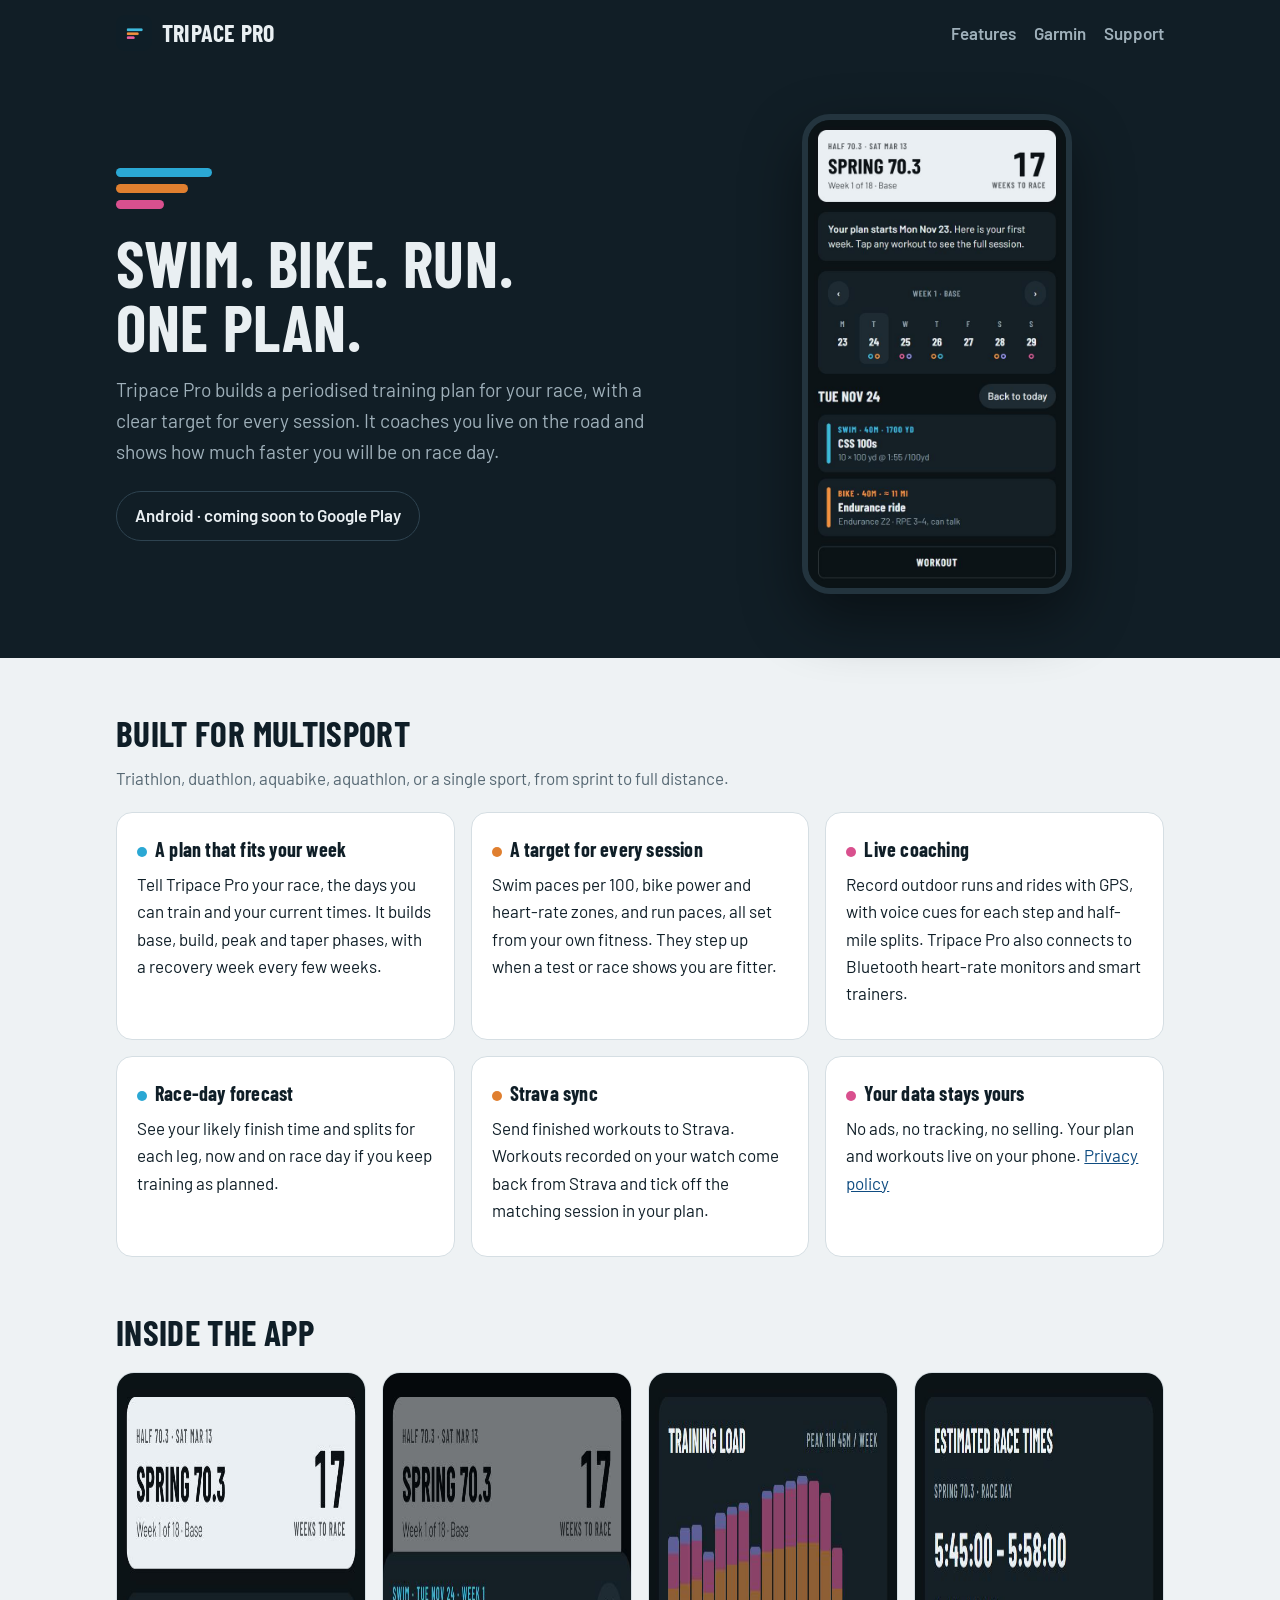
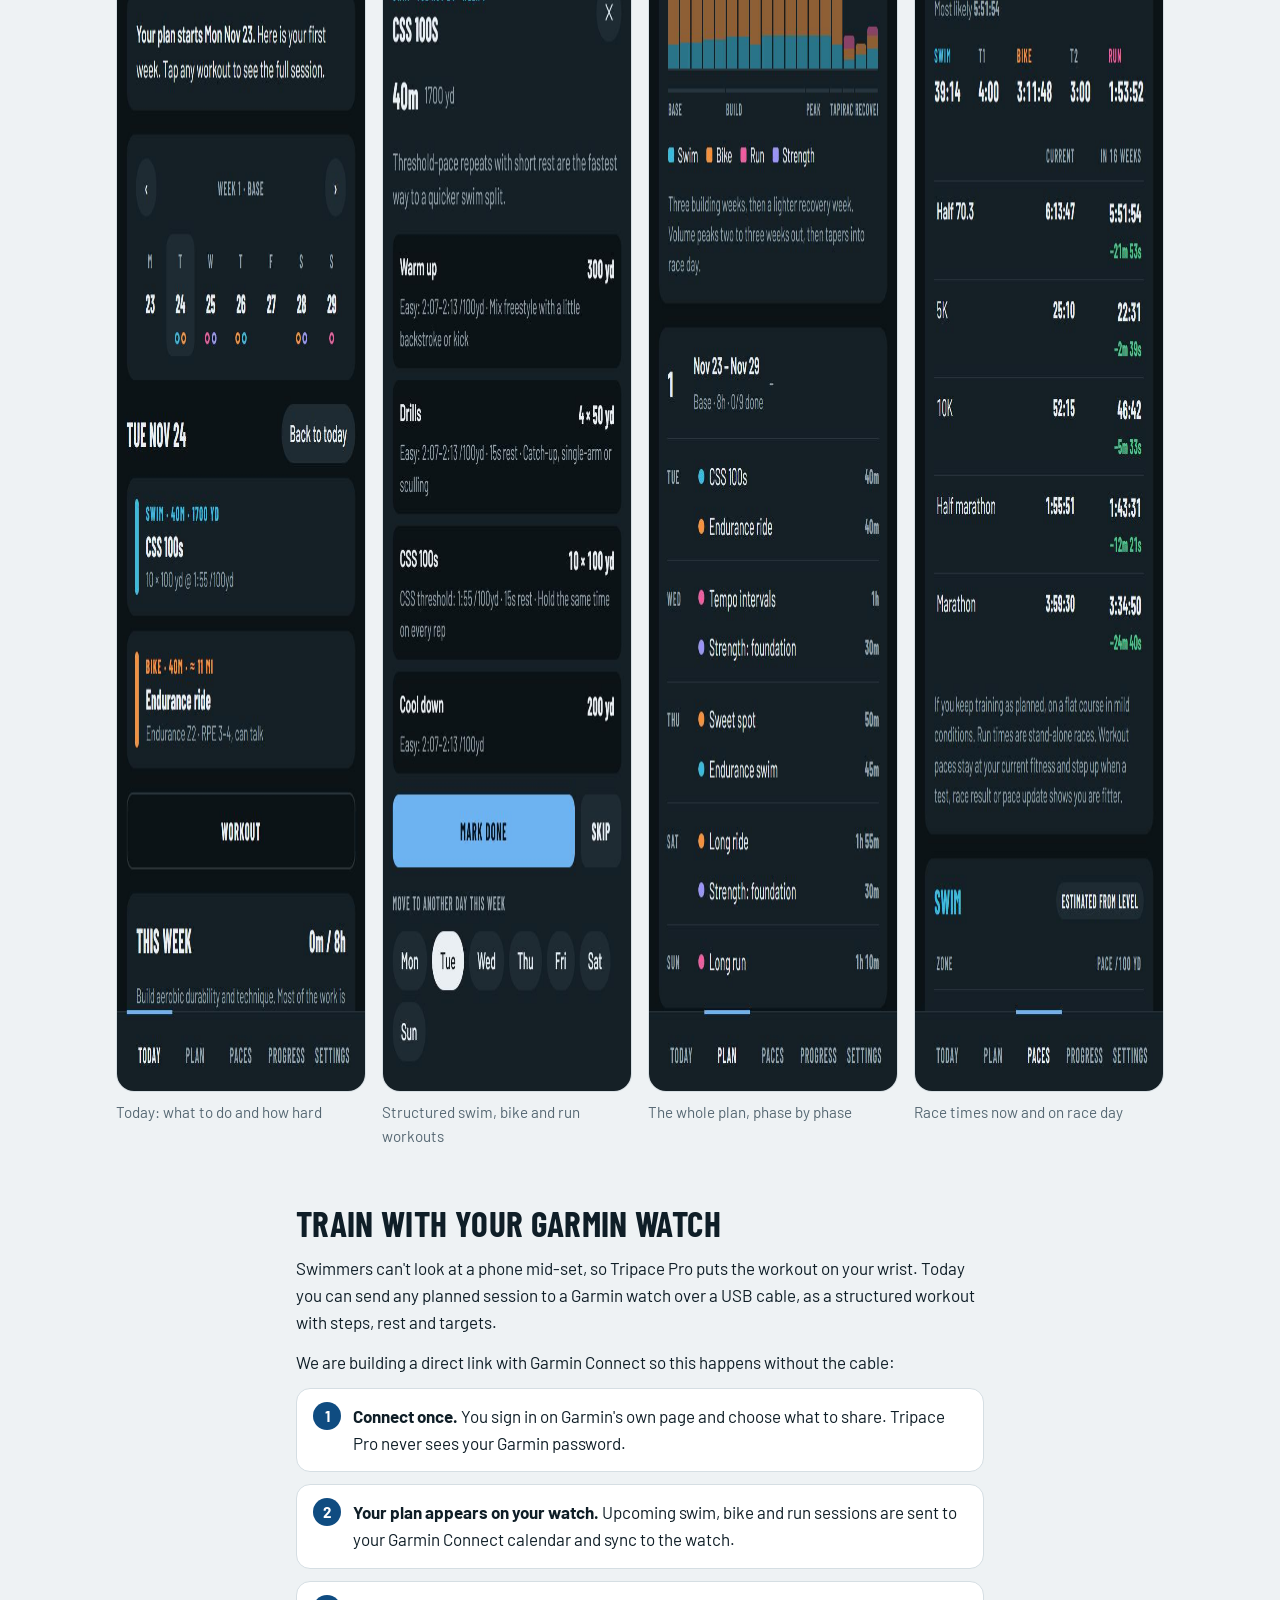
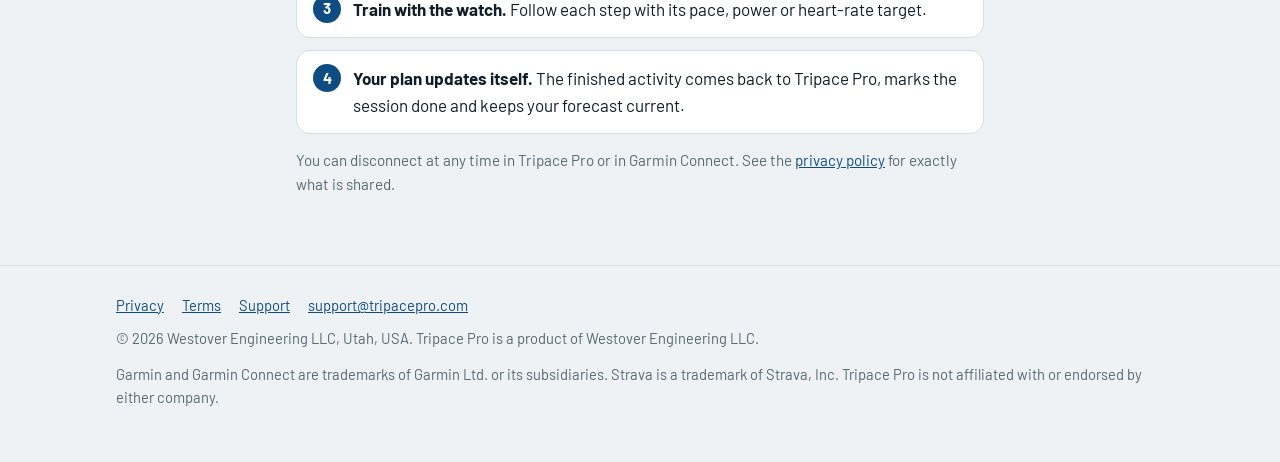
<file: index.html>
<!doctype html>
<html lang="en"><head>
<meta charset="utf-8"><meta name="viewport" content="width=device-width,initial-scale=1">
<title>Tripace Pro | Triathlon training plans</title>
<meta name="description" content="Tripace Pro builds a periodised swim, bike and run plan for your race, with a target for every session, live GPS coaching, race forecasts and sync with Strava and Garmin watches.">
<link rel="icon" href="img/icon.png">
<link rel="preconnect" href="https://fonts.googleapis.com"><link rel="preconnect" href="https://fonts.gstatic.com" crossorigin>
<link href="https://fonts.googleapis.com/css2?family=Barlow:wght@400;600&family=Barlow+Condensed:wght@700&display=swap" rel="stylesheet">
<link rel="stylesheet" href="style.css">
</head><body>

<header class="top">
  <div class="wrap nav">
    <a class="brand" href="./"><img src="img/icon.png" alt="">Tripace Pro</a>
    <nav><a href="#features">Features</a><a href="#garmin">Garmin</a><a href="support.html">Support</a></nav>
  </div>
  <div class="wrap hero">
    <div>
      <div class="stripes" aria-hidden="true"><i></i><i></i><i></i></div>
      <h1>Swim. Bike. Run.<br>One plan.</h1>
      <p class="lead">Tripace Pro builds a periodised training plan for your race, with a clear target for every session. It coaches you live on the road and shows how much faster you will be on race day.</p>
      <span class="badge">Android · coming soon to Google Play</span>
    </div>
    <img class="phone" src="img/today.jpg" alt="Tripace Pro Today screen showing a swim and a bike session for Tuesday" width="618" height="1320">
  </div>
</header>

<main>
<section id="features">
  <div class="wrap">
    <h2>Built for multisport</h2>
    <p class="muted">Triathlon, duathlon, aquabike, aquathlon, or a single sport, from sprint to full distance.</p>
    <div class="grid" style="margin-top:20px">
      <div class="card"><h3><span class="dot" style="background:var(--swim)"></span>A plan that fits your week</h3><p>Tell Tripace Pro your race, the days you can train and your current times. It builds base, build, peak and taper phases, with a recovery week every few weeks.</p></div>
      <div class="card"><h3><span class="dot" style="background:var(--bike)"></span>A target for every session</h3><p>Swim paces per 100, bike power and heart-rate zones, and run paces, all set from your own fitness. They step up when a test or race shows you are fitter.</p></div>
      <div class="card"><h3><span class="dot" style="background:var(--run)"></span>Live coaching</h3><p>Record outdoor runs and rides with GPS, with voice cues for each step and half-mile splits. Tripace Pro also connects to Bluetooth heart-rate monitors and smart trainers.</p></div>
      <div class="card"><h3><span class="dot" style="background:var(--swim)"></span>Race-day forecast</h3><p>See your likely finish time and splits for each leg, now and on race day if you keep training as planned.</p></div>
      <div class="card"><h3><span class="dot" style="background:var(--bike)"></span>Strava sync</h3><p>Send finished workouts to Strava. Workouts recorded on your watch come back from Strava and tick off the matching session in your plan.</p></div>
      <div class="card"><h3><span class="dot" style="background:var(--run)"></span>Your data stays yours</h3><p>No ads, no tracking, no selling. Your plan and workouts live on your phone. <a href="privacy.html">Privacy policy</a></p></div>
    </div>
  </div>
</section>

<section style="padding-top:0">
  <div class="wrap">
    <h2>Inside the app</h2>
    <div class="shots" style="margin-top:20px">
      <figure><img src="img/today.jpg" alt="Today screen with the day's sessions" loading="lazy" width="618" height="1320"><figcaption>Today: what to do and how hard</figcaption></figure>
      <figure><img src="img/workout.jpg" alt="A swim workout broken into warm up, drills, main set and cool down" loading="lazy" width="618" height="1320"><figcaption>Structured swim, bike and run workouts</figcaption></figure>
      <figure><img src="img/plan.jpg" alt="Training load chart across base, build, peak and taper" loading="lazy" width="618" height="1320"><figcaption>The whole plan, phase by phase</figcaption></figure>
      <figure><img src="img/forecast.jpg" alt="Estimated race times now and after the plan" loading="lazy" width="618" height="1320"><figcaption>Race times now and on race day</figcaption></figure>
    </div>
  </div>
</section>

<section id="garmin" style="padding-top:0">
  <div class="wrap narrow">
    <h2>Train with your Garmin watch</h2>
    <p>Swimmers can't look at a phone mid-set, so Tripace Pro puts the workout on your wrist. Today you can send any planned session to a Garmin watch over a USB cable, as a structured workout with steps, rest and targets.</p>
    <p>We are building a direct link with Garmin Connect so this happens without the cable:</p>
    <ol class="steps">
      <li><strong>Connect once.</strong> You sign in on Garmin's own page and choose what to share. Tripace Pro never sees your Garmin password.</li>
      <li><strong>Your plan appears on your watch.</strong> Upcoming swim, bike and run sessions are sent to your Garmin Connect calendar and sync to the watch.</li>
      <li><strong>Train with the watch.</strong> Follow each step with its pace, power or heart-rate target.</li>
      <li><strong>Your plan updates itself.</strong> The finished activity comes back to Tripace Pro, marks the session done and keeps your forecast current.</li>
    </ol>
    <p class="note" style="margin-top:14px">You can disconnect at any time in Tripace Pro or in Garmin Connect. See the <a href="privacy.html#garmin">privacy policy</a> for exactly what is shared.</p>
  </div>
</section>
</main>

<footer>
  <div class="wrap">
    <div class="links"><a href="privacy.html">Privacy</a><a href="terms.html">Terms</a><a href="support.html">Support</a><a href="mailto:support@tripacepro.com">support@tripacepro.com</a></div>
    <p>© 2026 Westover Engineering LLC, Utah, USA. Tripace Pro is a product of Westover Engineering LLC.</p>
    <p>Garmin and Garmin Connect are trademarks of Garmin Ltd. or its subsidiaries. Strava is a trademark of Strava, Inc. Tripace Pro is not affiliated with or endorsed by either company.</p>
  </div>
</footer>
</body></html>
</file>
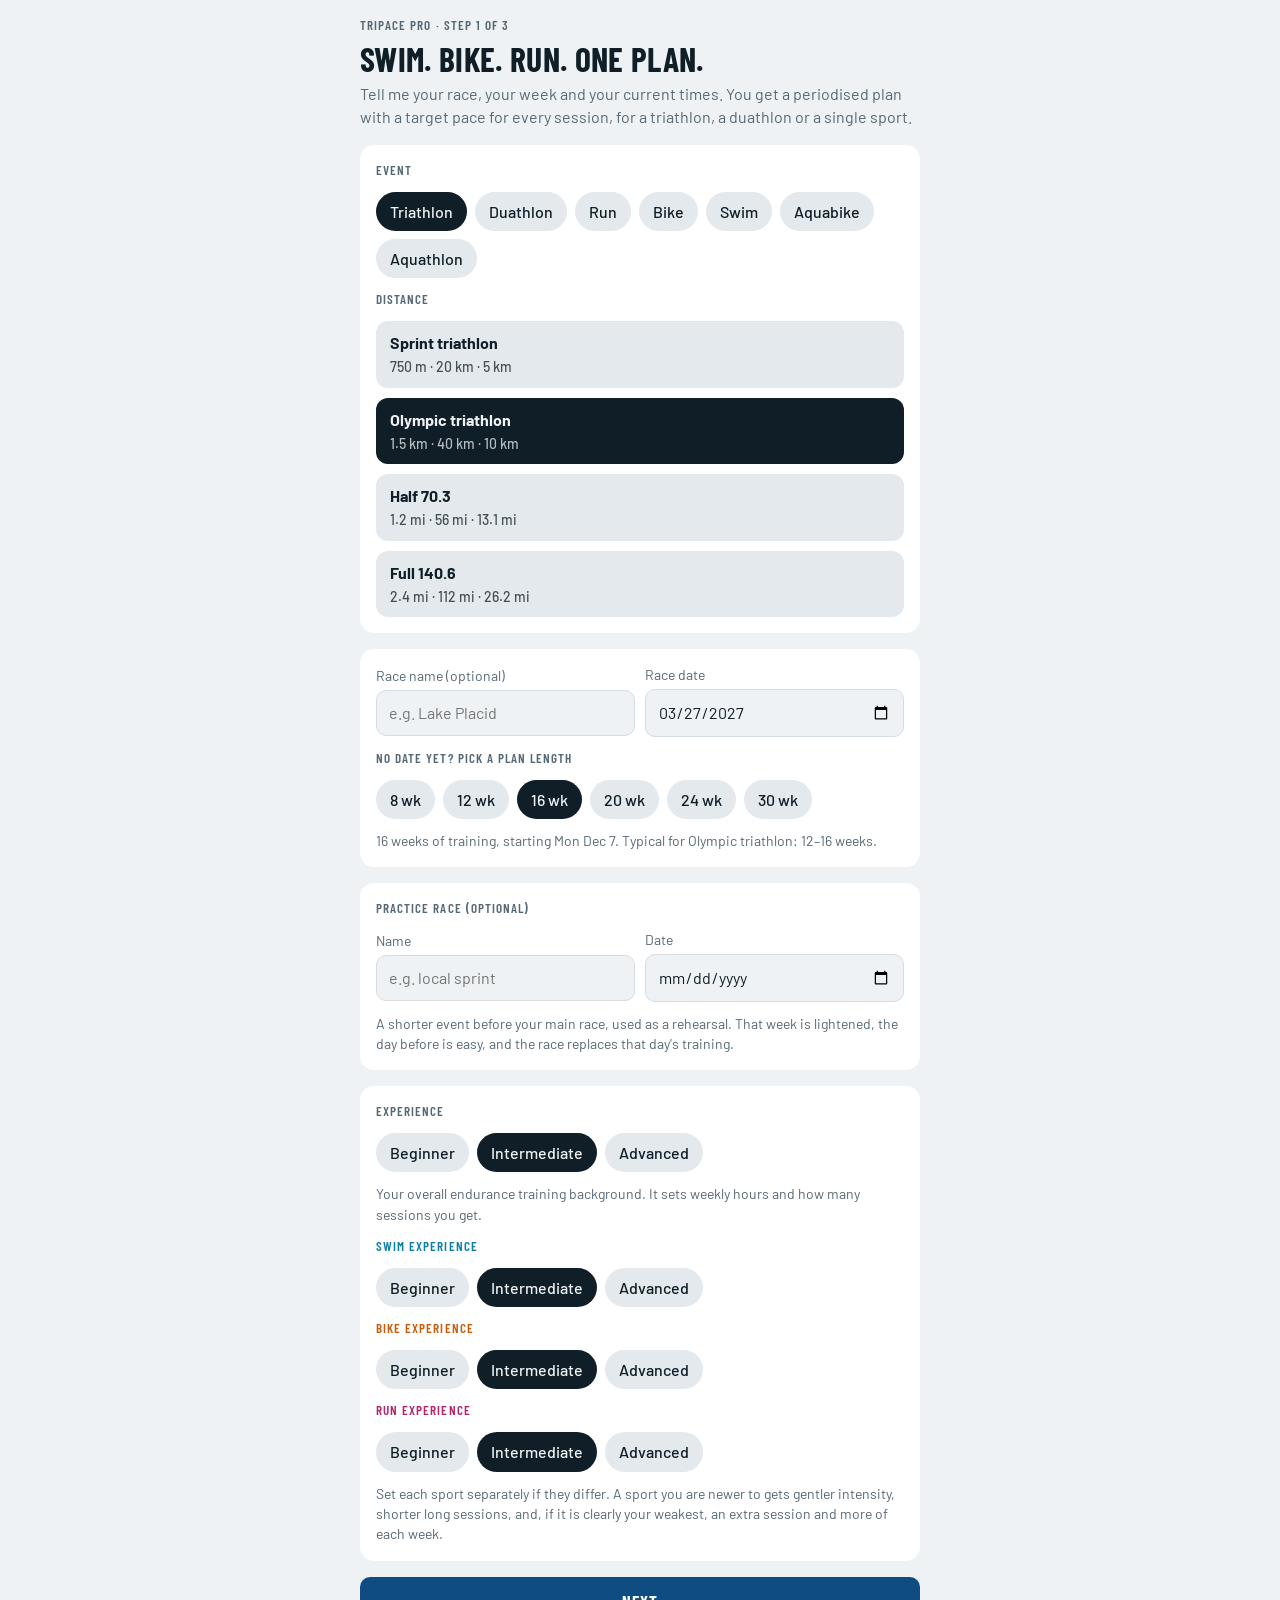
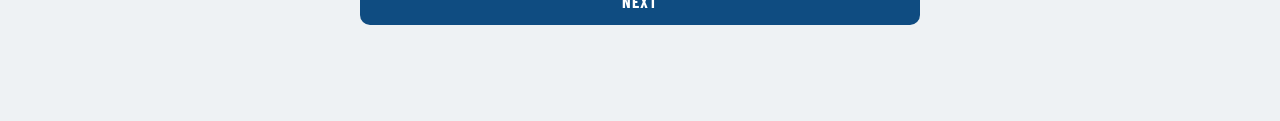
<file: app.html>
<!doctype html><html><head><meta charset="utf-8"><meta name="viewport" content="width=device-width,initial-scale=1,viewport-fit=cover"><style>body{margin:0}img{max-width:100%}[hidden]{display:none!important}</style></head><body><title>Tripace Pro</title>
<meta name="claude:viewport-fit-sides" content="cover">
<link rel="stylesheet" href="https://fonts.googleapis.com/css2?family=Barlow:wght@400;500;600&family=Barlow+Condensed:wght@500;600;700&display=swap">
<style>
/* Layout: single phone-width column, day-first; race-bib numerals in condensed type; one colour per discipline carries all meaning. */
:root{
  --bg:#EEF2F4;--surface:#FFFFFF;--ink:#0F1E27;--muted:#566873;--line:#D5DDE2;--chip:#E3E9ED;
  --accent:#0F4C81;--on-accent:#FFFFFF;
  --swim:#0A7FA3;--bike:#C95C0A;--run:#B3246A;--str:#5A50C4;--ok:#1B8553;--warn:#9C6410;
  --display:"Barlow Condensed","Arial Narrow",Arial,sans-serif;--body:"Barlow",system-ui,"Segoe UI",Roboto,sans-serif;
}
@media (prefers-color-scheme: dark){:root:not([data-theme="light"]){
  --bg:#0C1317;--surface:#151F26;--ink:#E9EFF2;--muted:#93A3AD;--line:#27353E;--chip:#1E2B33;
  --accent:#6DB3F2;--on-accent:#06131C;
  --swim:#3DB9DC;--bike:#F2913F;--run:#EC5F9F;--str:#9C94F5;--ok:#4CC38A;--warn:#E0A84A;color-scheme:dark}}
:root[data-theme="dark"]{
  --bg:#0C1317;--surface:#151F26;--ink:#E9EFF2;--muted:#93A3AD;--line:#27353E;--chip:#1E2B33;
  --accent:#6DB3F2;--on-accent:#06131C;
  --swim:#3DB9DC;--bike:#F2913F;--run:#EC5F9F;--str:#9C94F5;--ok:#4CC38A;--warn:#E0A84A;color-scheme:dark}
*{box-sizing:border-box}
body{background:var(--bg);color:var(--ink);font-family:var(--body);font-size:16px;line-height:1.45;
  padding-left:max(16px,env(safe-area-inset-left,0px));padding-right:max(16px,env(safe-area-inset-right,0px));padding-block:16px 96px}
#app{max-width:560px;margin:0 auto;display:flex;flex-direction:column;gap:16px}
h1,h2,h3{font-family:var(--display);font-weight:700;margin:0;text-wrap:balance;line-height:1.05;letter-spacing:.01em}
h1{font-size:2.1rem;text-transform:uppercase}h2{font-size:1.45rem;text-transform:uppercase}h3{font-size:1.2rem}
p{margin:0}
.muted{color:var(--muted)}.small{font-size:.875rem}
.label{font-family:var(--display);font-weight:600;text-transform:uppercase;letter-spacing:.08em;font-size:.82rem;color:var(--muted)}
.num{font-family:var(--display);font-weight:700;font-variant-numeric:tabular-nums}
.panel{background:var(--surface);border-radius:14px;padding:16px;display:flex;flex-direction:column;gap:12px}
.row{display:flex;gap:10px;align-items:center;flex-wrap:wrap}.row>.grow{flex:1;min-width:0}
.stack{display:flex;flex-direction:column;gap:10px}
button{font:inherit;color:inherit;cursor:pointer;border:0;background:none}
button:focus-visible,input:focus-visible,select:focus-visible,textarea:focus-visible{outline:2px solid var(--accent);outline-offset:2px}
.btn{background:var(--accent);color:var(--on-accent);font-family:var(--display);font-weight:700;text-transform:uppercase;letter-spacing:.06em;font-size:1.05rem;padding:12px 18px;border-radius:10px;min-height:46px}
.btn.ghost{background:var(--chip);color:var(--ink)}
.btn.line{background:none;border:1.5px solid var(--line);color:var(--ink)}
.btn.block{width:100%}
.chips{display:flex;flex-wrap:wrap;gap:8px}
.chip{background:var(--chip);border-radius:999px;padding:8px 14px;font-weight:500;min-height:38px}
.chip[aria-pressed="true"]{background:var(--ink);color:var(--bg)}
input[type=text],input[type=password],input[type=date],input[type=number],select,textarea{font:inherit;color:var(--ink);background:var(--bg);border:1.5px solid var(--line);border-radius:10px;padding:10px 12px;width:100%;min-height:44px}
.field{display:flex;flex-direction:column;gap:4px;flex:1;min-width:130px}
.field>span{font-size:.875rem;color:var(--muted)}
.err{color:var(--run);font-weight:500}
/* header bib */
.bib{background:var(--ink);color:var(--bg);border-radius:14px;padding:16px;display:flex;gap:14px;align-items:flex-end;justify-content:space-between}
.bib .big{font-size:3.4rem;line-height:.85}
.bib .label{color:inherit;opacity:.7}
.pill{display:inline-block;font-family:var(--display);font-weight:600;text-transform:uppercase;letter-spacing:.07em;font-size:.82rem;padding:3px 9px;border-radius:999px;background:var(--chip);color:var(--ink)}
/* week strip */
.strip{display:grid;grid-template-columns:repeat(7,1fr);gap:4px}
.day{display:flex;flex-direction:column;align-items:center;gap:4px;padding:8px 0;border-radius:10px;min-height:70px}
.day[aria-pressed="true"]{background:var(--chip)}
.day.today .dn{background:var(--accent);color:var(--on-accent)}
.dn{font-family:var(--display);font-weight:700;font-size:1.1rem;width:30px;height:30px;border-radius:50%;display:grid;place-items:center}
.dots{display:flex;gap:3px;flex-wrap:wrap;justify-content:center}
.dot{width:8px;height:8px;border-radius:50%;border:2px solid var(--c);background:none}
.dot.done{background:var(--c)}.dot.skip{opacity:.35}
.c-swim{--c:var(--swim)}.c-bike{--c:var(--bike)}.c-run{--c:var(--run)}.c-strength{--c:var(--str)}.c-brick{--c:var(--bike)}.c-race{--c:var(--ink)}
/* workout card */
.wo{display:flex;gap:12px;align-items:stretch;background:var(--surface);border-radius:14px;padding:14px;text-align:left;width:100%}
.wo .bar{width:6px;border-radius:3px;background:var(--c);flex:none}
.c-brick .bar,.bar.c-brick{background:linear-gradient(var(--bike) 60%,var(--run) 60%)}
.wo .body{flex:1;min-width:0;display:flex;flex-direction:column;gap:2px}
.wo .sp{font-family:var(--display);font-weight:700;text-transform:uppercase;letter-spacing:.08em;font-size:.85rem;color:var(--c)}
.wo.c-brick .sp{color:var(--bike)}
.wo .tick{align-self:center;font-family:var(--display);font-weight:700;font-size:.85rem;text-transform:uppercase;letter-spacing:.06em}
.tick.done{color:var(--ok)}.tick.skip{color:var(--muted)}
.wo.is-skip{opacity:.6}
/* meters */
.meter{height:8px;border-radius:4px;background:var(--chip);overflow:hidden}
.meter>i{display:block;height:100%;background:var(--c);border-radius:4px}
.mrow{display:grid;grid-template-columns:64px 1fr auto;gap:10px;align-items:center}
/* volume chart */
.chart{display:flex;align-items:flex-end;gap:2px;height:130px;border-bottom:1.5px solid var(--line);position:relative}
.col{flex:1;min-width:0;display:flex;flex-direction:column-reverse;border-radius:3px 3px 0 0;overflow:hidden;opacity:.55}
.col.cur{opacity:1;outline:2px solid var(--ink);outline-offset:1px}.col.past{opacity:.85}
.col>i{display:block;background:var(--c)}
.phases{display:flex;gap:2px}.phases>span{font-family:var(--display);font-weight:600;text-transform:uppercase;letter-spacing:.06em;font-size:.72rem;color:var(--muted);border-top:3px solid var(--line);padding-top:3px;overflow:hidden;white-space:nowrap;min-width:0}
.legend{display:flex;gap:14px;flex-wrap:wrap}.legend span{display:flex;gap:6px;align-items:center;font-size:.875rem}.legend i{width:10px;height:10px;border-radius:2px;background:var(--c)}
/* week list */
.wk{background:var(--surface);border-radius:14px;overflow:hidden}
.wk>button{width:100%;display:flex;gap:10px;align-items:center;padding:14px;text-align:left}
.wk .wn{font-family:var(--display);font-weight:700;font-size:1.5rem;width:34px;font-variant-numeric:tabular-nums}
.wk .inner{padding:0 14px 14px;display:flex;flex-direction:column;gap:6px}
.wk .dayrow{display:grid;grid-template-columns:44px 1fr;gap:8px;align-items:start;padding-top:8px;border-top:1px solid var(--line)}
.mini{display:flex;gap:8px;align-items:center;text-align:left;padding:5px 0;width:100%}
.mini i{width:10px;height:10px;border-radius:50%;background:var(--c);flex:none}.mini.c-brick i{background:linear-gradient(90deg,var(--bike) 50%,var(--run) 50%)}
.mini .grow{flex:1;min-width:0}
/* tables */
table{width:100%;border-collapse:collapse;font-variant-numeric:tabular-nums}
td,th{padding:8px 4px;text-align:left;border-top:1px solid var(--line);vertical-align:top}
th{font-family:var(--display);text-transform:uppercase;letter-spacing:.07em;font-size:.8rem;color:var(--muted);border-top:0;font-weight:600}
td.r,th.r{text-align:right;white-space:nowrap}
/* steps */
.steps{display:flex;flex-direction:column;gap:8px}
.step{display:grid;grid-template-columns:1fr auto;gap:2px 12px;padding:10px 12px;border-radius:10px;background:var(--bg)}
.step .t{font-weight:600}.step .q{font-family:var(--display);font-weight:700;font-size:1.1rem;font-variant-numeric:tabular-nums;text-align:right}
.step .z{grid-column:1/-1;color:var(--muted);font-size:.9rem}
.step .dhow{grid-column:1/-1;justify-self:start;margin-top:4px;min-height:0;padding:5px 12px;font-size:.85rem}
.dhelp{grid-column:1/-1;display:flex;flex-direction:column;gap:8px;margin-top:6px;padding:10px;border-radius:10px;background:var(--surface)}
.dhelp ol{margin:0;padding-left:20px;display:flex;flex-direction:column;gap:4px}.dhelp p{margin:0}
.dart{width:100%;max-width:380px;height:auto;display:block;margin:0 auto}
.repbox{border-left:4px solid var(--c);padding-left:10px;display:flex;flex-direction:column;gap:6px}
.repbox>.x{font-family:var(--display);font-weight:700;font-size:1.15rem}
/* nav */
#nav{position:fixed;left:0;right:0;bottom:0;background:var(--surface);border-top:1px solid var(--line);z-index:5;
  padding-bottom:env(safe-area-inset-bottom,0px);padding-left:max(16px,env(safe-area-inset-left,0px));padding-right:max(16px,env(safe-area-inset-right,0px))}
#nav>div{max-width:560px;margin:0 auto;display:flex}
#nav button{flex:1;padding:16px 2px 14px;font-family:var(--display);font-weight:600;text-transform:uppercase;letter-spacing:.07em;font-size:.92rem;color:var(--muted);border-top:3px solid transparent;margin-top:-1px}
#nav button[aria-current="page"]{color:var(--ink);border-top-color:var(--accent)}
/* sheet */
#sheet{position:fixed;inset:0;z-index:20;background:rgba(0,0,0,.5);display:flex;align-items:flex-end;justify-content:center}
#sheet>.card{background:var(--surface);width:100%;max-width:560px;max-height:92%;overflow:auto;border-radius:18px 18px 0 0;display:flex;flex-direction:column;gap:14px;
  padding:18px max(16px,env(safe-area-inset-right,0px)) calc(20px + env(safe-area-inset-bottom,0px)) max(16px,env(safe-area-inset-left,0px))}
#updbar{position:fixed;left:12px;right:12px;top:calc(10px + env(safe-area-inset-top,0px));display:flex;gap:8px;align-items:center;background:var(--ink);color:var(--bg);padding:8px 8px 8px 16px;border-radius:14px;z-index:31;font-weight:500}
#updbar span{flex:1}#updbar button{font:inherit;border:0;border-radius:999px;padding:8px 14px;background:var(--bg);color:var(--ink);cursor:pointer}#updbar button+button{background:transparent;color:var(--bg)}
#updbar[hidden]{display:none}
#toast{position:fixed;left:50%;transform:translateX(-50%);bottom:calc(84px + env(safe-area-inset-bottom,0px));background:var(--ink);color:var(--bg);padding:10px 16px;border-radius:999px;z-index:30;font-weight:500;max-width:90%}
#live{position:fixed;inset:0;z-index:40;background:var(--bg);overflow:auto}
.lv{min-height:100%;max-width:560px;margin:0 auto;display:flex;flex-direction:column;gap:18px;
  padding:calc(24px + env(safe-area-inset-top,0px)) max(16px,env(safe-area-inset-right,0px)) calc(20px + env(safe-area-inset-bottom,0px)) max(16px,env(safe-area-inset-left,0px))}
.lvbig{display:grid;grid-template-columns:1fr 1fr;gap:10px}.lvbig>div{background:var(--surface);border-radius:14px;padding:14px;display:flex;flex-direction:column;gap:4px;align-items:flex-start}
.lvbig .num{font-size:3.2rem;line-height:1}
.tri{display:grid;grid-template-columns:repeat(7,1fr);gap:4px}
.tri button{border-radius:10px;padding:8px 0;background:var(--chip);display:flex;flex-direction:column;align-items:center;gap:2px;min-height:62px;opacity:.55}
.tri button[data-s="1"]{opacity:1}.tri button[data-s="2"]{opacity:1;background:var(--ink);color:var(--bg)}
.tri b{font-family:var(--display);font-size:1.05rem}.tri span{font-size:.72rem;text-transform:uppercase;letter-spacing:.05em}
.splits{display:grid;grid-template-columns:repeat(5,auto);gap:4px 10px;justify-content:space-between}
.splits div{display:flex;flex-direction:column}
.stats{display:grid;grid-template-columns:repeat(3,1fr);gap:8px}.stats div{background:var(--bg);border-radius:10px;padding:10px}
.stats .num{font-size:1.9rem;line-height:1}
@media (prefers-reduced-motion:no-preference){#sheet>.card{animation:up .18s ease-out}@keyframes up{from{transform:translateY(24px)}to{transform:none}}}
/* route map: a plain drawn line first, street tiles fade in over it when they load */
.route{position:relative;height:220px;flex-shrink:0;border-radius:12px;overflow:hidden;background:var(--chip)}
.route>svg{width:100%;height:100%;display:block}
.rmap{position:absolute;inset:0;z-index:1;opacity:0;transition:opacity .25s;background:var(--chip)}.rmap.on{opacity:1}.route:has(.rmap.on)>svg{visibility:hidden}
.rmap.dark .leaflet-control-attribution{background:rgba(0,0,0,.6);color:#bbb}.rmap.dark .leaflet-control-attribution a{color:#6DB3F2}
.rmap>.m{position:absolute;inset:0}.rmap.dark .leaflet-tile-pane{filter:invert(1) hue-rotate(180deg) brightness(.85) contrast(.9)}
.rmap>.chip{position:absolute;top:10px;right:10px;z-index:1000;box-shadow:0 1px 4px rgba(0,0,0,.25);background:var(--surface)}
#mapfull{position:fixed;inset:0;z-index:25;background:var(--chip)}#mapfull[hidden]{display:none}
#mapfull .rmap>.chip{top:calc(12px + env(safe-area-inset-top,0px));right:max(12px,env(safe-area-inset-right,0px))}
.rkey .ramp{display:inline-flex;margin:0 4px;vertical-align:-1px}.rkey .ramp i{width:12px;height:8px;border-radius:0;margin:0}
/* workout analysis */
.stats.trk{grid-template-columns:repeat(auto-fit,minmax(84px,1fr))}.stats.trk .num{font-size:1.4rem}
.chartbox{position:relative;height:120px;flex-shrink:0;border-radius:10px;background:var(--bg);overflow:hidden}.chartbox svg{width:100%;height:100%;display:block}
.chartbox .ax{position:absolute;left:8px;font-size:.72rem;color:var(--muted);font-variant-numeric:tabular-nums;background:var(--bg);padding:0 3px;border-radius:4px}.chartbox .t{top:4px}.chartbox .b{bottom:4px}
table.spl td,table.spl th{padding:5px 4px}table.spl td.bar{width:38%}table.spl .bar i{display:block;height:8px;border-radius:4px;background:var(--c);opacity:.75}
.belist{display:grid;grid-template-columns:repeat(auto-fill,minmax(150px,1fr));gap:6px}.belist>div{display:flex;gap:8px;align-items:center;background:var(--bg);border-radius:10px;padding:8px 10px}
.belist>div>span:first-child{flex:1;color:var(--muted);font-size:.9rem}.belist .num{font-size:1.1rem}.belist .pb{outline:2px solid var(--ok)}
.pbrow{display:grid;grid-template-columns:1fr auto;gap:0 12px;align-items:baseline;width:100%;text-align:left;font:inherit;color:inherit;background:var(--bg);border:0;border-radius:10px;padding:8px 12px}
.pbrow .num{font-size:1.2rem;text-align:right}.pbrow .muted{grid-column:1/-1}button.pbrow{cursor:pointer}
.rkey{display:flex;gap:16px;margin-top:-6px}.rkey i{display:inline-block;width:10px;height:10px;border-radius:50%;margin-right:6px;vertical-align:-1px}
/* the parts of Leaflet's stylesheet this map uses */
.leaflet-pane,.leaflet-tile,.leaflet-marker-icon,.leaflet-tile-container,.leaflet-pane>svg,.leaflet-pane>canvas,.leaflet-zoom-box,.leaflet-layer{position:absolute;left:0;top:0}
.leaflet-container{overflow:hidden;-webkit-tap-highlight-color:transparent;outline:0;font:11px/1.4 var(--body)}
.leaflet-tile{user-select:none;-webkit-user-drag:none;visibility:hidden}.leaflet-tile-loaded{visibility:inherit}
.leaflet-container img.leaflet-tile{max-width:none!important;max-height:none!important;width:auto;padding:0}
.leaflet-container .leaflet-overlay-pane svg{max-width:none!important;max-height:none!important}
.leaflet-pane{z-index:400}.leaflet-tile-pane{z-index:200}.leaflet-overlay-pane{z-index:400}.leaflet-marker-pane{z-index:600}
.leaflet-zoom-box{z-index:800}.leaflet-zoom-hide{visibility:hidden}
.leaflet-zoom-animated{transform-origin:0 0}
.leaflet-zoom-anim .leaflet-zoom-animated{transition:transform .25s cubic-bezier(0,0,.25,1)}
.leaflet-zoom-anim .leaflet-tile,.leaflet-pan-anim .leaflet-tile{transition:none}
.leaflet-container.leaflet-touch-zoom{touch-action:pan-x pan-y}
.leaflet-container.leaflet-touch-drag,.leaflet-container.leaflet-touch-drag.leaflet-touch-zoom{touch-action:none}
.leaflet-control-container .leaflet-bottom{position:absolute;bottom:0;z-index:1000;pointer-events:none}.leaflet-right{right:0}
.leaflet-control{position:relative;pointer-events:auto;float:right;clear:both}
.leaflet-control-attribution{background:rgba(255,255,255,.75);color:#333;padding:0 5px;font-size:10px}.leaflet-control-attribution a{color:#0F4C81}
</style>

<div id="app"></div>
<nav id="nav" hidden></nav>
<div id="sheet" hidden></div>
<div id="live" hidden></div>
<div id="toast" hidden></div>
<div id="updbar" hidden><span>Update downloaded</span><button data-act="updReload">Restart</button><button data-act="updHide" aria-label="Later">Later</button></div>

<script>
"use strict";
/* ---------- helpers ---------- */
const $=s=>document.querySelector(s);
const esc=s=>String(s??'').replace(/[&<>"']/g,c=>({'&':'&amp;','<':'&lt;','>':'&gt;','"':'&quot;',"'":'&#39;'}[c]));
const pad=n=>String(n).padStart(2,'0');
const iso=d=>d.getFullYear()+'-'+pad(d.getMonth()+1)+'-'+pad(d.getDate());
const pd=s=>{const a=s.split('-').map(Number);return new Date(a[0],a[1]-1,a[2],12)};
const addDays=(s,n)=>{const d=pd(s);d.setDate(d.getDate()+n);return iso(d)};
const dow=s=>(pd(s).getDay()+6)%7;
const monday=s=>addDays(s,-dow(s));
const dayDiff=(a,b)=>Math.round((pd(b)-pd(a))/864e5);
const today=()=>iso(new Date());
const DN=['Mon','Tue','Wed','Thu','Fri','Sat','Sun'];
const MN=['Jan','Feb','Mar','Apr','May','Jun','Jul','Aug','Sep','Oct','Nov','Dec'];
const fmtDate=s=>{const d=pd(s);return DN[dow(s)]+' '+MN[d.getMonth()]+' '+d.getDate()};
const r5=m=>Math.max(5,Math.round(m/5)*5);
const clamp=(x,a,b)=>Math.min(b,Math.max(a,x));
/* n training days with the given long days fixed; the rest spread as evenly as possible, keeping the day after a long day off when it can. */
function pickDays(n,longs,allowed){n=Math.max(0,Math.min(7,n));longs=longs.slice(0,n);const free=[0,1,2,3,4,5,6].filter(d=>!longs.includes(d)&&(!allowed||allowed[d])),k=Math.min(free.length,n-longs.length);let best=null,bs=1e9;
  const combo=(st,pick)=>{if(pick.length===k){const on=longs.concat(pick).sort((a,b)=>a-b);let sc=0;
      on.forEach((d,i)=>{const g=(i+1<on.length?on[i+1]:on[0]+7)-d;sc+=g*g*10});
      longs.forEach(l=>{const a=(l+1)%7;if(pick.includes(a))sc+=3});pick.forEach(d=>sc+=d*.01);
      if(sc<bs){bs=sc;best=pick.slice()}return}
    for(let i=st;i<free.length;i++){pick.push(free[i]);combo(i+1,pick);pick.pop()}};
  combo(0,[]);const out=[0,0,0,0,0,0,0];(best||[]).forEach(d=>out[d]=1);longs.forEach(d=>out[d]=2);return out}
/* Availability: avail[d] the athlete can train that day, longOK[d] it has time for a long session.
   Older profiles only have days[] (0 off, 1 train, 2 long), which then doubles as availability. */
const AVL=(p,d)=>p.avail?!!p.avail[d]:p.days[d]>0, LOK=(p,d)=>p.longOK?!!p.longOK[d]:p.days[d]===2;
/* The usual week for the goal: multisport plans with a bike and a run need two long days, others one. */
function weekPattern(p){const av=[0,1,2,3,4,5,6].map(d=>AVL(p,d)),na=av.filter(Boolean).length;
  const n=Math.min(p.nDays||p.days.filter(Boolean).length,na),sp=SPORTS(p),need=sp.includes('bike')&&sp.includes('run')?2:1;
  const lc=[5,6,4,0,1,2,3].filter(d=>av[d]&&LOK(p,d)).slice(0,Math.min(need,n));
  return pickDays(n,lc,av).map((v,d)=>v&&LOK(p,d)?2:v)}
/* Number keypads have no colon: digits fill in like a stopwatch (20800 -> 2:08:00); a typed . , or space counts as a colon. */
function fmtTimeInput(t){let v=t.value;if(!v.trim()){delete t.dataset.manual;return}
  if(/[.,\s]/.test(v)){t.dataset.manual='1';v=v.replace(/[.,\s]/g,':')}
  if(t.dataset.manual){t.value=v.replace(/[^\d:]/g,'');return}
  const d=v.replace(/\D/g,'').replace(/^0+(?=\d)/,'').slice(0,6);let o=d;
  if(d.length>2){const s=d.slice(-2),r=d.slice(0,-2);o=r.length<=2?r+':'+s:r.slice(0,-2)+':'+r.slice(-2)+':'+s}
  t.value=o}
function parseT(str){if(str==null||str==='')return 0;const p=String(str).trim().replace(/[.,]/g,':').split(':').map(Number);if(!p.length||p.some(x=>isNaN(x)))return 0;if(p.length===1)return p[0]*60;return p.reduce((a,b)=>a*60+b,0)}
function fmtT(sec){sec=Math.round(sec);const h=Math.floor(sec/3600),m=Math.floor(sec%3600/60),s=sec%60;return h?h+':'+pad(m)+':'+pad(s):m+':'+pad(s)}
function fmtDur(min){min=Math.round(min);const h=Math.floor(min/60),m=min%60;return h?(h+'h'+(m?' '+m+'m':'')):m+'m'}
function fmtStep(min){return min<1?Math.round(min*60)+'s':(Number.isInteger(min)?min:min.toFixed(1))+' min'}
function setPath(o,path,v){const k=path.split('.');while(k.length>1)o=o[k.shift()];o[k[0]]=v}

/* ---------- sport science ---------- */
/* Every event is a list of legs (swim in metres, bike and run in km). `tier` sets race intensity: how long the effort lasts. */
const sw=d=>({sp:'swim',d}),bk=d=>({sp:'bike',d}),rn=d=>({sp:'run',d});
const RACES={
  sprint:{g:'tri',name:'Sprint triathlon',sub:'750 m · 20 km · 5 km',tier:'sprint',legs:[sw(750),bk(20),rn(5)],taper:1,peakH:[5,7,9],longRun:70,longRide:120,weeks:'8–12'},
  olympic:{g:'tri',name:'Olympic triathlon',sub:'1.5 km · 40 km · 10 km',tier:'olympic',legs:[sw(1500),bk(40),rn(10)],taper:1,peakH:[7,9.5,12],longRun:100,longRide:180,weeks:'12–16'},
  half:{g:'tri',name:'Half 70.3',sub:'1.2 mi · 56 mi · 13.1 mi',tier:'half',legs:[sw(1900),bk(90),rn(21.0975)],taper:2,peakH:[9,12,15],longRun:135,longRide:240,weeks:'16–20'},
  full:{g:'tri',name:'Full 140.6',sub:'2.4 mi · 112 mi · 26.2 mi',tier:'full',legs:[sw(3800),bk(180.2),rn(42.195)],taper:3,peakH:[12,15,18],longRun:160,longRide:360,weeks:'20–30'},
  du_sprint:{g:'du',name:'Sprint duathlon',sub:'5 km run · 20 km bike · 2.5 km run',tier:'sprint',legs:[rn(5),bk(20),rn(2.5)],taper:1,peakH:[4.5,6,8],longRun:70,longRide:120,weeks:'8–12'},
  du_std:{g:'du',name:'Standard duathlon',sub:'10 km run · 40 km bike · 5 km run',tier:'olympic',legs:[rn(10),bk(40),rn(5)],taper:1,peakH:[6,8,10.5],longRun:100,longRide:180,weeks:'10–16'},
  du_mid:{g:'du',name:'Middle-distance duathlon',sub:'10 km run · 60 km bike · 10 km run',tier:'half',legs:[rn(10),bk(60),rn(10)],taper:2,peakH:[7.5,10,13],longRun:120,longRide:210,weeks:'12–18'},
  run_5k:{g:'run',name:'5K run',sub:'3.1 miles',tier:'sprint',legs:[rn(5)],taper:1,peakH:[3,4.5,6],longRun:75,weeks:'6–10'},
  run_10k:{g:'run',name:'10K run',sub:'6.2 miles',tier:'olympic',legs:[rn(10)],taper:1,peakH:[3.5,5,7],longRun:100,weeks:'8–12'},
  run_half:{g:'run',name:'Half marathon',sub:'13.1 miles',tier:'half',legs:[rn(21.0975)],taper:2,peakH:[4.5,6.5,8.5],longRun:135,weeks:'10–16'},
  run_mar:{g:'run',name:'Marathon',sub:'26.2 miles',tier:'full',legs:[rn(42.195)],taper:3,peakH:[5.5,8,10.5],longRun:190,weeks:'16–20'},
  bike_40:{g:'bike',name:'40 km time trial',sub:'About an hour, flat out',tier:'sprint',legs:[bk(40)],taper:1,peakH:[4,6,8],longRide:150,weeks:'8–12'},
  bike_100k:{g:'bike',name:'100 km ride',sub:'Metric century, 62 miles',tier:'half',legs:[bk(100)],taper:1,peakH:[5,7,10],longRide:240,weeks:'10–16'},
  bike_100mi:{g:'bike',name:'100 mile ride',sub:'Century or gran fondo',tier:'full',legs:[bk(160.9)],taper:2,peakH:[7,10,13],longRide:360,weeks:'12–20'},
  swim_1500:{g:'swim',name:'1500 m swim',sub:'Pool mile or open water',tier:'olympic',legs:[sw(1500)],taper:1,peakH:[2.5,3.5,5],swimCap:75,weeks:'8–12'},
  swim_5k:{g:'swim',name:'5 km open water',sub:'3.1 miles',tier:'half',legs:[sw(5000)],taper:1,peakH:[4,5.5,7],swimCap:105,weeks:'12–16'},
  swim_10k:{g:'swim',name:'10 km marathon swim',sub:'6.2 miles',tier:'full',legs:[sw(10000)],taper:2,peakH:[5.5,7.5,9.5],swimCap:150,weeks:'16–24'},
  ab_half:{g:'ab',name:'Aquabike, half',sub:'1.9 km swim · 90 km bike',tier:'half',legs:[sw(1900),bk(90)],taper:2,peakH:[6.5,9,11.5],longRide:240,weeks:'12–18'},
  ab_full:{g:'ab',name:'Aquabike, full',sub:'3.8 km swim · 180 km bike',tier:'full',legs:[sw(3800),bk(180.2)],taper:2,peakH:[9.5,12,14.5],longRide:360,weeks:'18–26'},
  aq:{g:'aq',name:'Aquathlon',sub:'1 km swim · 5 km run',tier:'sprint',legs:[sw(1000),rn(5)],taper:1,peakH:[3.5,5,7],longRun:70,weeks:'8–12'}};
const GROUPS=[['tri','Triathlon'],['du','Duathlon'],['run','Run'],['bike','Bike'],['swim','Swim'],['ab','Aquabike'],['aq','Aquathlon']];
const SPORTS=p=>[...new Set(RACES[p.race].legs.map(l=>l.sp))];
const TIER=p=>RACES[p.race].tier;
const SPN={swim:'Swim',bike:'Bike',run:'Run'};
const LEVELS=['beginner','intermediate','advanced'];
const LV=p=>Math.max(0,LEVELS.indexOf(p.level));
/* experience in one sport; falls back to the overall level */
const SL=(p,sp)=>{const i=LEVELS.indexOf(p.lv&&p.lv[sp]);return i<0?LV(p):i};
const PHASE={base:'Base',build:'Build',peak:'Peak',taper:'Taper',race:'Race week',recover:'Recovery'};
const PHASE_NOTE={
  base:'Build aerobic durability and technique. Most of the work is easy, and that is the point.',
  build:'Race-specific intensity arrives. Protect the key sessions and keep easy days easy.',
  peak:'Your biggest, most race-like weeks. Practise fueling and pacing exactly as you will on race day.',
  taper:'Volume drops, sharpness stays. The goal is to arrive fresh.',
  race:'Short openers only. Sleep, hydrate and check your kit.',
  recover:'After the race: short, easy sessions only while your body repairs. The fitness is banked. Set your next goal under Settings when you are ready.'};
function vdot(m,sec){const t=sec/60,v=m/t;return(-4.6+0.182258*v+0.000104*v*v)/(0.8+0.1894393*Math.exp(-0.012778*t)+0.2989558*Math.exp(-0.1932605*t))}
function vAt(vd,f){return(-0.182258+Math.sqrt(0.182258**2+4*0.000104*(f*vd+4.6)))/(2*0.000104)}
function predict(vd,m){let lo=m/600*60,hi=m/40*60;for(let i=0;i<50;i++){const mid=(lo+hi)/2;if(vdot(m,mid)>vd)lo=mid;else hi=mid}return(lo+hi)/2}
const SWIM_FAC={100:1.17,200:1.10,400:1.05,500:1.04,1000:1.015,1500:1,1650:1};
function derive(p){const f=p.fit;p.est={};if(!RACES[p.race])p.race='olympic';
  let rt=parseT(f.runT);if(rt>0&&+f.runD/rt>6.5)rt*=60; /* "2:08" for a half means h:mm, not m:ss */
  p.vdot=rt>0?clamp(vdot(+f.runD,rt),18,85):[30,38,48][SL(p,'run')];p.est.run=!(rt>0);p.vdot=clamp(p.vdot+(p.vAdj||0),18,85);
  let st=parseT(f.swimT);if(st>0&&st/(+f.swimD/100)<40)st*=60;
  p.css=st>0?clamp(st/(+f.swimD/100)*(SWIM_FAC[f.swimD]||1.04),55,300):[140,115,95][SL(p,'swim')];p.est.swim=!(st>0);p.css=clamp(p.css+(p.cssAdj||0),55,300);
  const sp=parseFloat(f.bikeSpd);p.kph=sp>0?clamp(sp*(p.units==='mi'?1.609344:1),12,55):[22,27,32][SL(p,'bike')];p.est.bike=!(sp>0);
  p.ftp=parseFloat(f.ftp)||0;
  // threshold heart rate: run and bike differ (running sits about 5 bpm higher); a max HR gives an estimate of both
  const mx=parseFloat(f.maxhr)||0,rl=parseFloat(f.rlthr)||0,bl=parseFloat(f.lthr)||0;
  p.rlthr=rl||(bl?bl+5:mx?Math.round(mx*.89):0);p.lthr=bl||(rl?rl-5:mx?Math.round(mx*.85):0);p.hrEst=!rl||!bl;return p}
const KM=p=>p.units==='mi'?1.609344:1;
const fmtDist=(km,p)=>(km/KM(p)).toFixed(km/KM(p)<10?1:0)+' '+p.units;
/* run step lengths: metres under 1.5 km (track-style reps), otherwise miles or km to two decimals at most */
const trim2=x=>String(+x.toFixed(2));
const fmtRun=(km,p)=>km<1.605?Math.round(km*1000)+' m':trim2(km/KM(p))+' '+p.units;
const sayRun=(km,p)=>{if(km<1.605)return Math.round(km*1000)+' metres';const x=trim2(km/KM(p));return x+' '+(p.units==='mi'?(x==='1'?'mile':'miles'):(x==='1'?'kilometre':'kilometres'))};
const RZ={'r.easy':['Easy',.62,.72],'r.steady':['Steady',.76,.82],'r.thr':['Threshold',.86,.89],'r.int':['Interval',.96,1.0],'r.rep':['Fast strides',1.05,1.10]};
const RUN_FAT={sprint:1.04,olympic:1.06,half:1.10,full:1.18};
const BZ={'b.rec':['Recovery',.40,.55,65,80,'RPE 2, very easy'],'b.end':['Endurance Z2',.56,.75,81,89,'RPE 3–4, can talk'],'b.tempo':['Tempo Z3',.76,.87,90,93,'RPE 5–6'],
  'b.ss':['Sweet spot',.88,.94,92,96,'RPE 6–7'],'b.thr':['Threshold Z4',.95,1.05,96,102,'RPE 7–8'],'b.vo2':['VO2 max Z5',1.06,1.20,102,106,'RPE 9, very hard']};
const BRACE={sprint:[.90,1.0,96,102,'RPE 8'],olympic:[.85,.92,93,98,'RPE 7'],half:[.76,.83,87,92,'RPE 5–6'],full:[.66,.74,80,86,'RPE 4']};
const SZ={'s.easy':['Easy',12,18],'s.steady':['Steady',5,9],'s.css':['CSS threshold',0,0],'s.fast':['Fast',-5,-3]};
const SRACE={sprint:1,olympic:3,half:5,full:8};
/* flat-road speed for a fraction of FTP: power rises with roughly the cube of speed; the steady 1-hour ride sits near 70% */
const bikeMs=(p,f)=>p.kph/3.6*Math.cbrt(f/.7);
const bzone=(z,p)=>z==='b.race'?['Race effort',...BRACE[TIER(p)]]:BZ[z];
/* race run pace: total run distance of the event, slowed by bike fatigue only when a bike leg comes first */
function runSecPerKm(p,z){if(z==='r.race'){const R=RACES[p.race],km=R.legs.filter(l=>l.sp==='run').reduce((a,l)=>a+l.d,0)||5;
    return predict(p.vdot,km*1000)*(R.legs.some(l=>l.sp==='bike')?RUN_FAT[R.tier]:1)/km}
  if(z==='r.tt')return 1000/vAt(p.vdot,.98)*60;const a=RZ[z]||RZ['r.easy'];return 1000/vAt(p.vdot,(a[1]+a[2])/2)*60}
/* Heart-rate zones as fractions of threshold HR (run: Friel-style; bike: the BZ table's own % columns). */
const RHZ={'r.easy':[.80,.89],'r.steady':[.90,.94],'r.thr':[.95,.99],'r.int':[1.0,1.04]};
const RHRACE={sprint:[.97,1.02],olympic:[.93,.98],half:[.88,.93],full:[.83,.88]};
const EASYZ=new Set(['r.easy','r.steady','b.rec','b.end']);
/* A step is run by heart rate in Heart rate mode, or in Mixed mode when it is easy or steady. Strides and all-out tests never are. */
function useHr(z,p){if(!z||z==='r.tt'||z==='b.tt'||z==='r.rep'||(z[0]!=='r'&&z[0]!=='b'))return false;
  const m=z[0]==='r'?p.runMode:p.bikeMode;if(!(z[0]==='r'?p.rlthr:p.lthr))return false;return m==='hr'||(m==='mix'&&EASYZ.has(z))}
function hrRange(z,p){if(z[0]==='r'){const a=z==='r.race'?RHRACE[TIER(p)]:RHZ[z];return a?[Math.round(a[0]*p.rlthr),Math.round(a[1]*p.rlthr)]:null}
  const a=bzone(z,p);return a?[Math.round(a[3]*p.lthr/100),Math.round(a[4]*p.lthr/100)]:null}
function target(z,p){
  if(!z)return null;
  if(useHr(z,p)){const r=hrRange(z,p);if(r)return{name:z[0]==='r'?(z==='r.race'?'Race effort':RZ[z][0]):bzone(z,p)[0],text:r[0]+'–'+r[1]+' bpm'}}
  if(z[0]==='r'&&p.runMode==='rpe'&&z!=='r.tt'){const e={'r.easy':'RPE 3–4, conversational','r.steady':'RPE 5, steady','r.thr':'RPE 7, comfortably hard','r.int':'RPE 8–9, hard','r.rep':'RPE 9, fast and relaxed',
      'r.race':{sprint:'RPE 8',olympic:'RPE 7–8',half:'RPE 6–7',full:'RPE 5–6'}[TIER(p)]};return{name:z==='r.race'?'Race pace':RZ[z][0],text:e[z]}}
  if(z[0]==='r'){const u=KM(p),un='/'+p.units;
    if(z==='r.race'){const s=runSecPerKm(p,z)*u;return{name:'Race pace',text:fmtT(s*.985)+'–'+fmtT(s*1.015)+' '+un}}
    if(z==='r.tt')return{name:'All out',text:'Even effort, finish empty'};
    const a=RZ[z];return{name:a[0],text:fmtT(1000/vAt(p.vdot,a[2])*60*u)+'–'+fmtT(1000/vAt(p.vdot,a[1])*60*u)+' '+un}}
  if(z[0]==='b'){let a;if(z==='b.race'){const r=BRACE[TIER(p)];a=['Race effort',...r]}else if(z==='b.tt')return{name:'All out',text:'Highest power you can hold evenly'};else a=BZ[z];
    let mode=p.bikeMode;if(mode==='mix')mode=p.ftp?'power':'speed';if(mode==='power'&&!p.ftp)mode='rpe';if(mode==='hr'&&!p.lthr)mode='rpe';
    const text=mode==='power'?Math.round(a[1]*p.ftp)+'–'+Math.round(a[2]*p.ftp)+' W':mode==='hr'?Math.round(a[3]*p.lthr/100)+'–'+Math.round(a[4]*p.lthr/100)+' bpm':mode==='speed'?(bikeMs(p,a[1])*3.6/KM(p)).toFixed(1)+'–'+(bikeMs(p,a[2])*3.6/KM(p)).toFixed(1)+' '+p.units+'/h':a[5];
    return{name:a[0],text}}
  if(z[0]==='s'){const un='/100'+p.pool;
    if(z==='s.race'){const s=p.css+SRACE[TIER(p)];return{name:'Race pace',text:fmtT(s)+' '+un}}
    if(z==='s.tt')return{name:'All out',text:'Even pace, strong finish'};
    const a=SZ[z];return{name:a[0],text:a[1]===a[2]?fmtT(p.css)+' '+un:fmtT(p.css+a[1])+'–'+fmtT(p.css+a[2])+' '+un}}
  return null}
/* predicted time for each leg and transition of the event, in race order */
function racePred(p){const R=RACES[p.race],k=R.tier,legs=[];let total=0;
  const cssM=p.css/(p.pool==='yd'?0.9144:1),tr={sprint:150,olympic:180,half:240,full:360}[k];
  const kph=bikeMs(p,(BRACE[k][0]+BRACE[k][1])/2)*3.6*.97,runPace=runSecPerKm(p,'r.race');
  R.legs.forEach((l,i)=>{if(i>0){const t=Math.round(tr*(i===1?1:.75));legs.push({label:'T'+i,t});total+=t}
    const t=l.sp==='swim'?l.d/100*(cssM+{sprint:2,olympic:4,half:6,full:9}[k]):l.sp==='bike'?l.d/kph*3600:l.d*runPace;
    legs.push({label:SPN[l.sp],sp:l.sp,d:l.d,t});total+=t});
  return{legs,total,kph,runPace,swim100:(cssM+{sprint:2,olympic:4,half:6,full:9}[k])*(p.pool==='yd'?0.9144:1)}}
/* Race-day forecast: the fitness the plan should build by race day, from the fitness you last entered or tested.
   Gains come fastest early and level off (time constant 16 weeks); newer athletes have more to gain.
   Run: share of race time cut (an intermediate runner 27 weeks out: about 14%, in line with Runna's forecasts).
   Bike: share of power gained. Swim: share of threshold pace cut.
   Missed sessions so far shrink the gain already banked; the weeks still ahead assume you train as planned.
   Workout paces follow the same curve a week at a time (fitAt), so they get a little faster every week; a test, race
   result or pace update re-measures your fitness and the curve starts again from there. */
const GAIN_CAP={run:[.22,.17,.10],bike:[.20,.15,.08],swim:[.15,.10,.05]},GAIN_TAU=16;
/* the VDOT whose race times are f times today's (f < 1 is faster) */
function vdotFor(vd,f){const T=predict(vd,10000)*f;let lo=vd,hi=85;for(let i=0;i<30;i++){const m=(lo+hi)/2;if(predict(m,10000)>T)lo=m;else hi=m}return(lo+hi)/2}
/* share gained in one sport by date d: the curve from the last fitness update to race day, with weeks already past scaled by the share of sessions done */
function gainAt(p,sp,d){const pl=S.plan;if(!pl)return{g:0,adh:null};const t=today(),base=[(p.fitAt||{})[sp]||pl.start,pl.start].sort().pop();
  const W=Math.max(0,dayDiff(base,p.raceDate)/7),T=clamp(dayDiff(base,d)/7,0,W),past=clamp(dayDiff(base,t)/7,0,T);
  let due=0,done=0;pl.weeks.forEach((wk,i)=>wk.w.forEach(w=>{if(w.sp!==sp&&!(w.sp==='brick'&&sp!=='swim'))return;const x=w.date||addDays(wkStart(i),w.d);
    if(x>=base&&x<t){due++;const l=S.log[w.id];if(l&&l.s==='done')done++}}));
  const adh=due>=4?clamp(done/due,0,1):1,frac=T?past/T:0;
  return{g:GAIN_CAP[sp][SL(p,sp)]*(1-Math.exp(-T/GAIN_TAU))*(frac*adh+(1-frac)),adh:due>=4?adh:null}}
/* the athlete as the plan expects them to be on date d (a copy; .base is the measured fitness it grew from) */
function fitAt(p,d){if(p.base)p=p.base;if(!S.plan)return p;const SP=SPORTS(p),g=sp=>SP.includes(sp)?gainAt(p,sp,d).g:0,gr=g('run'),gs=g('swim'),gb=g('bike'),q=Object.assign({},p,{base:p});
  if(gr)q.vdot=clamp(vdotFor(p.vdot,1-gr),18,85);q.css=p.css*(1-gs);q.kph=p.kph*Math.cbrt(1+gb);if(p.ftp&&gb)q.ftp=p.ftp*(1+gb);return q}
function fitForecast(p){if(p.base)p=p.base;if(!S.plan)return null;const end=p.raceDate,out={};
  SPORTS(p).forEach(sp=>{const r=gainAt(p,sp,end);out[sp]=r.g;out[sp+'Adh']=r.adh});
  const q=fitAt(p,end),now=racePred(fitAt(p,monday(today()))),fut=racePred(q),weeks=Math.max(0,Math.round(dayDiff(today(),end)/7));
  return{now,fut,q,gain:out,weeks,adh:Math.min(...SPORTS(p).map(sp=>out[sp+'Adh']??1))}}
/* Time to a goal race time, in weeks of steady training.
   First 26 weeks: the same curve as the race-day forecast for your level (a training block's quick early gains).
   After that, fitness (VDOT) keeps closing the gap to a ceiling C more slowly, about 26% of the gap a year:
   V(t) = C − (C − V26)·e^(−0.006·(t − 26)). C, about 60 (a 5K near 17:40), is roughly where well-trained amateur runners
   level off. So a 2:00 half-marathoner at intermediate level needs a bit over 2 years for 1:30. Infinity: beyond C. */
const TTG_A=.006;
function ttgCurve(p,v0){const cap=GAIN_CAP.run[SL(p,'run')],early=t=>vdotFor(v0,1-cap*(1-Math.exp(-t/GAIN_TAU))),v26=early(26),C=Math.max(60,v0+8,v26+2);
  return{C,v26,cap,at:t=>t<=26?early(t):C-(C-v26)*Math.exp(-TTG_A*(t-26))}}
function weeksToGoal(p,m,cur,goal){const v0=vdot(m,cur),v1=vdot(m,goal);if(v1<=v0)return 0;const c=ttgCurve(p,v0);if(v1>=c.C-.5)return Infinity;
  if(v1<=c.v26){const cut=1-predict(v1,10000)/predict(v0,10000);return-GAIN_TAU*Math.log(1-cut/c.cap)}
  return 26+Math.log((c.C-c.v26)/(c.C-v1))/TTG_A}
const vdotAfter=(p,v0,t)=>ttgCurve(p,v0).at(t);
/* "3:47 – 3:56": the likely spread around a forecast, about 2% faster to 1.7% slower, rounded to whole minutes over an hour */
function timeRange(sec){const r=sec>=3600?60:10,lo=Math.round(sec*.98/r)*r,hi=Math.round(sec*1.017/r)*r;return fmtT(lo)+' – '+fmtT(hi)}
/* "−3m 45s" / "−1h 2m" */
function fmtGain(sec){sec=Math.round(sec);const h=Math.floor(sec/3600),m=Math.floor(sec%3600/60),s=sec%60;return'−'+(h?h+'h '+m+'m':m?m+'m '+s+'s':s+'s')}
/* the time to show for race day: the forecast when there is a plan, otherwise today's fitness */
const raceTime=p=>{if(p.base)return racePred(p);const f=fitForecast(p);return f?f.fut:racePred(p)};

/* ---------- plan engine ---------- */
function buildPlan(p){
  const start=p.startDate,R=RACES[p.race],L=LV(p);
  const n=Math.max(1,Math.floor(dayDiff(start,monday(p.raceDate))/7)+1);
  const taper=Math.max(1,Math.min(R.taper,Math.floor(n/4)||1)),peak=n>=10?2:n>=6?1:0;
  const rest=Math.max(0,n-taper-peak),base=Math.round(rest*.45);
  const avail=[0,1,2,3,4,5,6].filter(d=>p.days[d]>0),longs=avail.filter(d=>p.days[d]===2);
  // every day the athlete could train; the usual pattern (avail) is a subset, and a week may swap days within this
  const AV=[0,1,2,3,4,5,6].filter(d=>AVL(p,d)||p.days[d]>0),LO=d=>LOK(p,d)||p.days[d]===2;
  const pref=(list,order)=>order.find(d=>list.includes(d));
  const circ=(a,b)=>Math.min(Math.abs(a-b),7-Math.abs(a-b));
  let rideDay=pref(longs,[5,6,4,0,1,2,3]);if(rideDay==null)rideDay=pref(avail,[5,6,4,0,1,2,3]);
  let runDay=pref(longs.filter(d=>d!==rideDay),[6,5,0,4,3,2,1]);
  if(runDay==null)runDay=avail.filter(d=>d!==rideDay).sort((a,b)=>circ(b,rideDay)-circ(a,rideDay))[0];
  const sports=SPORTS(p),has=s=>sports.includes(s),single=sports.length===1;
  if(!has('bike'))runDay=rideDay; // no long ride: the long run takes the best long day
  // one session a day for single-sport plans; doubles only where there are sports to combine
  const N=avail.length,extra=!single&&p.doubles?Math.max(0,Math.min(Math.max(N-2,0),[1,2,3][L]-(sports.length===2?1:0))):0,count=Math.min(10,N+extra);
  let order;
  if(single)order={run:['long','q','easy','easy','q','easy','easy'],bike:['long','q','easy','q','easy','easy','easy'],swim:['key','end','tech','key','end','tech','end']}[sports[0]].map(k=>[sports[0],k]);
  else{order=[['bike','long'],['run','long'],['swim','key'],['bike','q'],['run','q'],['swim','end'],['bike','easy'],['run','easy'],['swim','tech'],['run','easy']].filter(o=>has(o[0]));
    const fill=has('bike')&&has('run')?[['bike','easy'],['run','easy']]:has('bike')?[['swim','end'],['bike','easy']]:[['swim','end'],['run','easy']];
    while(order.length<10)order.push(fill[order.length%2])}
  // the sport with the least experience gets its extra session earlier and a larger share of the week
  const lvls=sports.map(s=>SL(p,s)),minL=Math.min(...lvls),weak=!single&&lvls.filter(x=>x===minL).length===1?sports[lvls.indexOf(minL)]:null;
  if(weak&&sports.length===3){const third={swim:8,bike:6,run:7}[weak];order.splice(5,0,order.splice(third,1)[0])}
  const base0={swim:.2,bike:.47,run:.33},share={};let tsum=0;sports.forEach(s=>tsum+=base0[s]);sports.forEach(s=>share[s]=base0[s]/tsum);
  if(weak){sports.forEach(s=>share[s]-=.075/sports.length);share[weak]+=.075}
  // start from what the athlete does now, so week 1 is not a jump in load
  const f0=parseFloat(p.curH)>0?clamp(parseFloat(p.curH)*1.1/p.peakH,.35,.85):.6;
  const testSports=['swim','run'].concat(p.bikeMode==='power'?['bike']:[]).filter(has);
  const weeks=[];let recCount=0;
  for(let i=0;i<n;i++){
    const last=i===n-1;let ph,f,rec=false;
    if(i<rest){ph=i<base?'base':'build';const ramp=f0+(1-f0)*(rest>1?i/(rest-1):1);rec=i%4===3&&i<rest-1;f=rec?ramp*.7:ramp}
    else if(i<rest+peak){ph='peak';f=[1,.92][i-rest]}
    else{ph='taper';f=[.4,.6,.78][n-1-i]??.78}
    if(last)ph='race';
    // a practice race in this week: lighter week, easy day before, the race replaces that day's training
    const wsI=addDays(start,7*i),pk=p.prac&&p.prac.date&&!last&&dayDiff(wsI,p.prac.date)>=0&&dayDiff(wsI,p.prac.date)<7?dow(p.prac.date):-1;
    const tot=p.peakH*60*f*(pk>=0?.8:1);let ss=[];
    if(last){
      // race week: the available days closest before the race, as many as a normal week less the race day
      const rd=dow(p.raceDate),pre=AV.filter(d=>d<rd).reverse().slice(0,Math.max(1,N-1));
      const seq=[['run','open',20],['bike','open',40],['swim','open',30],['run','easy',30],['bike','easy',45],['swim','tech',30]].filter(o=>has(o[0]));
      pre.forEach((d,j)=>{if(seq[j])ss.push({sp:seq[j][0],k:seq[j][1],min:seq[j][2],d})});
      ss.push({sp:'race',k:'race',min:Math.round(racePred(p).total/60),d:rd});
    }else{
      ss=order.slice(0,count).map(([sp,k],j)=>({sp,k,vo:order.slice(0,j).some(o=>o[0]===sp&&o[1]===k)?1:0}));
      // a second hard session in one sport is for athletes with experience in it
      ss.forEach(s=>{if(s.vo&&SL(p,s.sp)===0){if(s.k==='q')s.k='easy';if(s.k==='key')s.k='tech'}});
      if(rec){ss.forEach(s=>{if(s.k==='q')s.k='easy';if(s.k==='key')s.k='tech'});
        if(testSports.length){const ts=testSports[recCount%testSports.length];recCount++;
          const cand=ss.find(s=>s.sp===ts&&s.k!=='long');if(cand){cand.k='test';cand.min={swim:45,run:45,bike:60}[ts]}}}
      // new runners build durability first: no hard running until the build phase
      if(SL(p,'run')===0&&ph==='base')ss.forEach(s=>{if(s.sp==='run'&&s.k==='q')s.k='easy'});
      // new swimmers spend more of the base phase on technique
      if(SL(p,'swim')===0&&ph==='base'&&i%2===1)ss.forEach(s=>{if(s.sp==='swim'&&s.k==='key')s.k='tech'});
      // brick off the long ride
      const lr=has('run')?ss.find(s=>s.sp==='bike'&&s.k==='long'):null;
      const big=R.tier==='half'||R.tier==='full';
      if(lr&&!rec&&(ph==='build'||ph==='peak'||ph==='taper'||(ph==='base'&&i%2===1))){lr.sp='brick';lr.x=ph==='base'?10:ph==='build'?(big?20:15):ph==='peak'?(big?30:20):10}
      // strength
      if(p.strength){const ns=ph==='base'?(N>=4&&!rec?2:1):ph==='build'?1:0;for(let j=0;j<ns;j++)ss.push({sp:'strength',k:'str',min:30})}
      if(p.mobility)for(let j=0;j<2;j++)ss.push({sp:'strength',k:'mob',min:15});
      // placement
      const hard=s=>s.k==='q'||s.k==='key'||s.k==='test';const sportOf=s=>s.sp==='brick'?'bike':s.sp;
      const byDay=d=>ss.filter(s=>s.d===d);
      // places the week's sessions on the given days and scores the result (lower is better)
      const place=days=>{let score=0;ss.forEach(s=>{delete s.d});
      ss.forEach(s=>{if(s.k==='long'){s.d=sportOf(s)==='bike'?rideDay:runDay}});
      const queue=ss.filter(s=>s.d==null).sort((a,b)=>(hard(b)?2:b.sp==='strength'?0:1)-(hard(a)?2:a.sp==='strength'?0:1));
      queue.forEach(s=>{let best=null,bs=1e9;
        days.forEach(d=>{const on=byDay(d),cnt=on.filter(o=>o.sp!=='strength').length;let sc=0;
          const adj=[(d+6)%7,(d+1)%7].flatMap(byDay);
          if(s.sp==='strength'){sc=on.length*20+(LO(d)?30:0)+(on.some(o=>o.k==='long')?40:0)+(on.some(o=>o.sp==='strength')?200:0)+(adj.some(o=>o.sp==='strength')?30:0)+(on.length>=2?500:0)}
          else{if(cnt>=2)sc+=1000;if(cnt>=1&&!p.doubles)sc+=1000;sc+=cnt*20;
            if(on.some(o=>sportOf(o)===s.sp))sc+=60;
            if(s.sp==='run'&&on.some(o=>o.sp==='brick'))sc+=60; // the brick already includes a run
            if(hard(s)){if(on.some(hard))sc+=40;if(adj.some(hard))sc+=10;if(on.some(o=>o.k==='long'))sc+=25;if(s.sp==='run'&&(d+1)%7===runDay)sc+=15}
            if(s.sp==='swim'&&cnt>0)sc-=8;
            if(adj.some(o=>sportOf(o)===s.sp))sc+=6}
          if(sc<bs){bs=sc;best=d}});
        s.d=best});
        return rate(days)};
      // rates a finished week (lower is better), independent of the order sessions were placed in
      const rate=days=>{let sc=0;const tough=o=>hard(o)||o.k==='long';
        days.forEach(d=>{const on=byDay(d),tr=on.filter(o=>o.sp!=='strength'),prev=byDay((d+6)%7);
          if(tr.length>2)sc+=1000;if(tr.length>1&&!p.doubles)sc+=1000;sc+=Math.max(0,tr.length-1)*15;
          const nh=tr.filter(hard).length;if(nh>1)sc+=40*(nh-1);if(nh&&tr.some(o=>o.k==='long'))sc+=40;
          if(tr.some(tough)&&prev.some(tough))sc+=12;
          const sp=tr.map(sportOf);if(new Set(sp).size<sp.length)sc+=60;
          if(tr.some(o=>o.sp==='brick')&&tr.some(o=>o.sp==='run'))sc+=60;
          if(tr.some(o=>o.sp==='run'&&o.k==='q')&&(d+1)%7===runDay)sc+=15;
          if(tr.some(o=>o.k==='test')&&prev.some(tough))sc+=25;
          const stn=on.filter(o=>o.sp==='strength'&&o.k==='str').length;if(stn>1)sc+=200;
          if(stn){if(tr.some(o=>o.k==='long'))sc+=15;if(nh)sc+=10;if(prev.some(o=>o.k==='str'))sc+=30}});
        // spread: rest days between sessions rather than bunched together
        const on=days.slice().sort((a,b)=>a-b);on.forEach((d,j)=>{const g=(j+1<on.length?on[j+1]:on[0]+7)-d;sc+=g*g*3});
        return sc};
      // try the usual days first, then every other set of the same size from the available days that keeps
      // the long days (and a practice race day); a different set must earn its place by a clearly better week
      const must=[...new Set([rideDay,runDay].concat(pk>=0&&AV.includes(pk)?[pk]:[]))];
      const cands=must.every(d=>avail.includes(d))?[avail]:[];
      if(AV.length>N){const free=AV.filter(d=>!must.includes(d)),k=N-must.length;
        const rc=(st,pick)=>{if(pick.length===k){const c=must.concat(pick).sort((a,b)=>a-b);if(c.join()!==avail.join())cands.push(c);return}
          for(let j=st;j<free.length;j++){pick.push(free[j]);rc(j+1,pick);pick.pop()}};
        if(k>=0)rc(0,[])}
      if(!cands.length)cands.push(avail);
      let bestSet=cands[0],bestSc=1e9;
      cands.forEach(c=>{const sc=place(c)+c.filter(d=>!avail.includes(d)).length*20;if(sc<bestSc){bestSc=sc;bestSet=c}});
      place(bestSet);
      // durations
      const W={long:{bike:2.4,run:1.7},q:1,easy:.85,key:1,end:1.1,tech:.9};
      // swim-only plans have no "long" session type, so swims on long days carry the distance
      const wt=s=>s.k==='long'?W.long[sportOf(s)]:(W[s.k]||1)*(single&&s.sp==='swim'&&LO(s.d)?2.2:1);
      // long sessions follow their own progression toward the race-specific longest ride and run;
      // the other sessions of that sport split what is left of the sport's weekly time
      const prog=i<rest?(rest>1?i/(rest-1):1):1;
      const lf=ph==='peak'?[1,.9][i-rest]:ph==='taper'?([.45,.6,.75][n-1-i]??.75):(.5+.5*prog)*(rec?.75:1);
      sports.forEach(sp=>{const list=ss.filter(s=>sportOf(s)===sp&&s.k!=='test');let pool=tot*share[sp];
        const lg=list.find(s=>s.k==='long'),others=list.filter(s=>s!==lg);
        if(lg){const capL=sp==='bike'?R.longRide*[.85,.95,1][SL(p,'bike')]:R.longRun*[.9,1,1][SL(p,'run')];
          let m=Math.min(capL*lf,tot*(sp==='bike'?(single?.5:.45):single?.35:sports.length===2?.3:.25));
          if(!LO(lg.d))m=Math.min(m,p.wkMax);lg.min=r5(Math.max(m,sp==='bike'?45:30));pool-=lg.min}
        const sumW=others.reduce((a,s)=>a+wt(s),0);
        others.forEach(s=>{const onLong=LO(s.d),min=(s.k==='q'?{swim:30,bike:40,run:35}:{swim:25,bike:30,run:20})[sp];
          let cap=sp==='swim'?(R.swimCap||(R.tier==='full'?90:75)):sp==='run'?75:90;if(!onLong)cap=Math.min(cap,p.wkMax);
          s.min=r5(clamp(pool*wt(s)/sumW,min,cap))})});
      if(pk>=0){ss=ss.filter(s=>s.d!==pk);
        ss.forEach(s=>{if(s.sp==='strength')return;const before=pk>0&&s.d===pk-1,after=pk<6&&s.d===pk+1;if(!before&&!after)return;
          if(s.sp==='brick'){s.sp='bike';s.x=0}s.k=s.sp==='swim'?'tech':'easy';s.min=Math.min(s.min,before?30:s.sp==='bike'?60:45)});
        ss.push({sp:'race',k:'prac',d:pk,min:60})}
    }
    ss.sort((a,b)=>a.d-b.d||(a.sp==='strength')-(b.sp==='strength'));
    weeks.push({ph,rec,w:ss.map((s,j)=>({id:i+'-'+j,d:s.d,sp:s.sp,k:s.k,min:s.min,x:s.x||0,v:i+(s.vo||0)}))});
  }
  return addRecovery({start,weeks,rideDay,runDay},p);
}
/* After race day: one to three weeks of short, easy sessions (longer races need longer), building back gradually.
   After a half or full distance, running waits until the fourth day after the race; swimming and spinning come first. */
function addRecovery(pl,p){if(!pl||!pl.weeks.length||pl.weeks.some(w=>w.ph==='recover')||pl.weeks[pl.weeks.length-1].ph!=='race')return pl;
  const tier=TIER(p),nw={sprint:1,olympic:1,half:2,full:3}[tier],big=tier==='half'||tier==='full',sports=SPORTS(p),has=s=>sports.includes(s);
  const mask=[0,1,2,3,4,5,6].map(d=>p.days[d]>0),N=mask.filter(Boolean).length||3,rd=dow(p.raceDate);
  for(let r=0;r<nw;r++){const i=pl.weeks.length,k=Math.max(1,Math.min(N,[3,4,5][r]));
    const days=pickDays(k,[],mask.some(Boolean)?mask:null).map((v,d)=>v?d:-1).filter(d=>d>=0);
    const pattern=sports.length===1?[sports[0]]:(r===0&&big?['swim','bike','swim','bike','run']:['swim','bike','run','swim','bike','run']).filter(has);
    const runOK=d=>r>0||(7-rd)+d>=(big?4:2); // days since the race
    const ss=[];let j=0;
    days.forEach(d=>{let sp=pattern[j%pattern.length];j++;
      if(sp==='run'&&!runOK(d)){const alt=pattern.find(x=>x!=='run');if(!alt)return;sp=alt}
      const base=[30,40,50][r]*(tier==='sprint'?.85:1),m=r5(base*{swim:.9,bike:1.3,run:.8}[sp]);
      ss.push({sp,k:sp==='swim'?'tech':'easy',min:m,d})});
    if(p.mobility)[1,4].forEach(d=>ss.push({sp:'strength',k:'mob',min:15,d}));
    ss.sort((a,b)=>a.d-b.d||(a.sp==='strength')-(b.sp==='strength'));
    pl.weeks.push({ph:'recover',rec:false,w:ss.map((s,x)=>({id:i+'-'+x,d:s.d,sp:s.sp,k:s.k,min:s.min,x:0,v:i*2+1}))})}
  return pl}

/* ---------- workout descriptions ---------- */
const st=(n,min,z,note)=>({n,min,z,note});
function intervals(min,wu,cd,work,rec,zW,zE,name){const main=Math.max(work+rec,min-wu-cd);const reps=clamp(Math.floor(main/(work+rec)),2,10);const extra=Math.max(0,main-reps*(work+rec));
  return[st('Warm up',wu,zE,'Finish with 3 short pick-ups'),{rep:reps,of:[st(name,work,zW),st('Easy recovery',rec,zE)]},st('Cool down',cd+extra,zE)]}
/* ---------- swim drills: chosen by phase, swimming experience and the gear the athlete has ----------
   lv: lowest experience level (0 new, 1 some, 2 experienced). ph: phases it suits. gear: needed. opt: helps if you have it.
   kick: a kicking drill (at most one per workout). q: what the "Watch a video" search looks for. */
const GEAR=[['board','Kickboard'],['fins','Fins'],['buoy','Pull buoy'],['snorkel','Snorkel'],['paddles','Paddles']];
const DRILLS=[
  {id:'board',n:'Kick with a board',lv:0,ph:['base','build'],gear:['board'],kick:1,cue:'Arms on the board, kick from the hips',
    how:['Hold the far end of the board with straight arms, face in the water.','Kick from the hips with long legs and loose ankles, toes pointed.','Keep the kick small and quick: heels just break the surface.'],fix:'Bending the knees as if pedalling a bike. Think long legs, floppy ankles.',q:'freestyle flutter kick kickboard drill'},
  {id:'fins',n:'Kick with fins',lv:0,ph:['base','build'],gear:['fins'],kick:1,cue:'Streamline, small fast kicks from the hips',
    how:['Push off in streamline: arms overhead, one hand on top of the other.','Kick from the hips with long legs. The fins add speed so you can focus on a flat body line.','Roll to the side to breathe, or use a snorkel if you have one.'],fix:'Big slow kicks. Keep them small and quick even with fins on.',q:'freestyle kick with fins drill streamline'},
  {id:'back',n:'Kick on your back',lv:0,ph:['base'],kick:1,cue:'Face up, hips high, arms at your sides',
    how:['Float on your back, ears in the water, eyes on the ceiling.','Kick from the hips. Knees stay under the surface.','Press your hips up toward the surface. Arms rest at your sides, or overhead once that feels easy.'],fix:'Sitting in the water. Press your head back and lift your hips.',q:'backstroke kick drill body position'},
  {id:'side',n:'Side kick',lv:0,ph:['base'],opt:'fins',kick:1,cue:'On your side, lower arm forward, look down',
    how:['Lie on your side: lower arm stretched forward, top arm resting on your hip.','Look at the bottom of the pool and kick steadily.','To breathe, roll your head with your body until your mouth clears, then roll back down.'],fix:'Lifting the head to breathe. Roll, don’t lift. Fins help if your legs sink.',q:'freestyle side kick drill'},
  {id:'six',n:'6-kick switch',lv:1,ph:['base','build'],opt:'fins',kick:1,cue:'6 kicks on your side, then one stroke to roll over',
    how:['Start in the side-kick position, lower arm forward.','Count 6 kicks, then take one stroke and roll onto your other side.','Breathe while on your side, then look down before you switch.'],fix:'Rushing the switch. Finish the stroke and settle before counting again.',q:'6 kick switch freestyle drill'},
  {id:'catchup',n:'Catch-up drill',lv:0,ph:['base','build','peak'],cue:'One hand waits in front until the other touches it',
    how:['Swim freestyle, but keep one arm stretched forward.','Only start pulling with that arm when the other hand arrives and touches it.','Use the pause to feel long and balanced, and keep kicking.'],fix:'Letting the waiting arm sink. Keep it pointing straight ahead, just under the surface.',q:'catch up drill freestyle'},
  {id:'finger',n:'Fingertip drag',lv:0,ph:['base','build'],cue:'Fingertips trail the surface as the arm comes forward',
    how:['Swim freestyle with a high elbow as each arm comes forward.','Let your fingertips trail along the surface from your hip to your head.','Put the hand in the water in front of your shoulder, not across your head.'],fix:'Swinging the arm out wide. Keep the elbow high and the hand close to your body.',q:'fingertip drag drill freestyle'},
  {id:'single',n:'Single-arm drill',lv:1,ph:['build'],cue:'One arm strokes, the other stays forward. Switch each length',
    how:['Keep one arm stretched forward and swim with the other arm only.','Breathe to the side of the working arm as it finishes its pull.','Keep rolling your hips and shoulders with each stroke. Switch arms each length.'],fix:'Swimming flat. Your body should still roll, even with one arm.',q:'single arm freestyle drill'},
  {id:'fist',n:'Fist drill',lv:1,ph:['build','peak'],cue:'Closed fists: feel your forearm do the pulling',
    how:['Swim freestyle with relaxed, closed fists.','Bend the elbow early so your forearm faces back and does the pushing.','Open your hands for the last length and feel how much more water you hold.'],fix:'Pulling with a straight arm. Lead with a high elbow and point your forearm down.',q:'fist drill freestyle swimming'},
  {id:'scull',n:'Front scull',lv:1,ph:['build'],opt:'buoy',cue:'Arms forward, hands sweep out and in',
    how:['Float face down, arms forward, with a gentle kick or a pull buoy between your thighs.','Sweep your hands out a little wider than your shoulders, then back in, palms angled to press water back.','Move forward with your hands only. Lift your head to breathe when you need to.'],fix:'Big arm movements. Keep it small, from the wrists and forearms.',q:'front scull drill freestyle'},
  {id:'paddles',n:'Paddle pull',lv:1,ph:['build','peak'],gear:['paddles'],opt:'buoy',cue:'Paddles on, long pulls straight back',
    how:['Put the paddles on, and a pull buoy between your thighs if you have one.','Reach long, catch with a high elbow, and push all the way back past your hip.','Stop if your shoulders ache: paddles add load.'],fix:'Pulling across your body. The paddles make it obvious: pull straight back under you.',q:'swim paddles pull technique freestyle'},
  {id:'snorkel',n:'Snorkel swim',lv:0,ph:['base','build'],gear:['snorkel'],cue:'Head still, eyes down, long body line',
    how:['Swim freestyle with a centre snorkel: no turning to breathe.','Keep your head still and your eyes on the pool floor.','Watch each hand go in straight ahead of its shoulder, and reach long.'],fix:'Looking forward. The snorkel tip should point straight up.',q:'center snorkel freestyle drill technique'},
  {id:'three',n:'Breathe every 3',lv:0,ph:['base','peak'],cue:'Breathe every third stroke, both sides',
    how:['Breathe out steadily under water, through your nose and mouth.','Take a breath every third stroke, so you alternate sides.','Roll with your body to breathe, keeping one goggle in the water.'],fix:'Holding your breath. Breathe out fully under water so the breath in is quick.',q:'bilateral breathing freestyle drill'},
  {id:'sight',n:'Sighting drill',lv:0,ph:['build','peak','taper'],cue:'Every 6–8 strokes, lift just your eyes to spot a target',
    how:['Pick a target at the end of the pool.','As one arm reaches forward, lift just your eyes clear of the water, like a crocodile, and spot the target.','Lower your head and turn to breathe on the next stroke. Don’t breathe forward.'],fix:'Lifting the whole head, which sinks the hips. Eyes only.',q:'triathlon sighting drill pool'},
  {id:'tarzan',n:'Head-up freestyle',lv:1,ph:['peak','taper'],cue:'Head up the whole way, quick short strokes',
    how:['Swim freestyle with your head out of the water, eyes forward.','Use a quicker, shorter stroke and kick harder to keep your hips up.','This builds the neck strength and rhythm you need for sighting in open water.'],fix:'Going too long at first. Keep each one short and sharp.',q:'head up freestyle tarzan drill'}];
const DRILL=Object.fromEntries(DRILLS.map(d=>[d.id,d]));
/* n drills for a workout: suited to the phase and the athlete, only gear they have, varied from session to session */
function pickDrills(w,ph,p,n){const lv=SL(p,'swim'),gear=p.gear||[],P={recover:'base',race:'taper'}[ph]||ph,ok=d=>d.lv<=lv&&(d.gear||[]).every(g=>gear.includes(g));
  let pool=DRILLS.filter(d=>ok(d)&&d.ph.includes(P));if(pool.length<n)pool=DRILLS.filter(ok);
  let h=0;for(const c of String((w.id||'q')+':'+(w.v||0)+':'+(w.min||0)))h=(h*31+c.charCodeAt(0))>>>0;
  const out=[];while(out.length<n&&pool.length){h=(Math.imul(h,1103515245)+12345)>>>0;const d=pool.splice(h%pool.length,1)[0];if(d.kick&&out.some(o=>o.kick))continue;out.push(d)}
  return out}
/* drawings: a swimmer seen from above (top) or from the side at the surface (side); travel is to the right */
function drillArt(d){const A='var(--warn)',SW='var(--swim)',INK='var(--ink)';
  const arm=pts=>`<polyline points="${pts}" fill="none" stroke="${SW}" stroke-width="6" stroke-linecap="round" stroke-linejoin="round"/>`;
  const ar=(path,dash)=>`<path d="${path}" fill="none" stroke="${A}" stroke-width="2.2"${dash?' stroke-dasharray="5 4"':''} marker-end="url(#dah)"/>`;
  const kick=x=>`<path d="M${x} 40q-7 5 0 10M${x} 60q-7 5 0 10" fill="none" stroke="${A}" stroke-width="2"/>`;
  const top=(narrow)=>`<line x1="88" y1="${narrow?52:50}" x2="40" y2="${narrow?50:46}" stroke="${SW}" stroke-width="6" stroke-linecap="round"/><line x1="88" y1="${narrow?58:60}" x2="40" y2="${narrow?60:64}" stroke="${SW}" stroke-width="6" stroke-linecap="round"/>
    <ellipse cx="118" cy="55" rx="34" ry="${narrow?9:14}" fill="${SW}" fill-opacity=".3" stroke="${SW}" stroke-width="2.5"/><circle cx="163" cy="55" r="10" fill="${SW}" fill-opacity=".3" stroke="${SW}" stroke-width="2.5"/>`;
  const water='<line x1="6" y1="46" x2="234" y2="46" stroke="var(--swim)" stroke-opacity=".45" stroke-width="2" stroke-dasharray="7 5"/>';
  const side=(hx,hy,tilt)=>`<line x1="92" y1="${58+(tilt||0)}" x2="150" y2="53" stroke="${SW}" stroke-width="13" stroke-linecap="round" stroke-opacity=".55"/><line x1="92" y1="${58+(tilt||0)}" x2="42" y2="${61+(tilt||0)*1.4}" stroke="${SW}" stroke-width="7" stroke-linecap="round"/><circle cx="${hx}" cy="${hy}" r="9" fill="${SW}" fill-opacity=".3" stroke="${SW}" stroke-width="2.5"/>`;
  const B={
    board:top()+arm('146,46 196,48')+arm('146,64 196,62')+`<rect x="194" y="36" width="28" height="38" rx="7" fill="var(--chip)" stroke="${INK}" stroke-width="2"/>`+kick(32),
    fins:top()+arm('146,46 204,53')+arm('146,64 204,57')+`<path d="M40 46l-20-9v14zM40 64l-20-5v14z" fill="${INK}" fill-opacity=".75"/>`+kick(16),
    back:water+side(163,44)+arm('150,52 206,49')+`<path d="M168 38l5-4" stroke="${INK}" stroke-width="2"/>`+kick(36)+ar('M150 78 V62'),
    side:top(1)+arm('146,60 206,62')+arm('146,50 104,49')+kick(32)+ar('M158 36 q14 -14 28 2'),
    six:top(1)+arm('146,60 206,62')+arm('146,50 104,49')+kick(32)+ar('M108 40 q30 -26 66 -4',1)+`<text x="50" y="30" font-size="11" fill="${INK}" font-weight="700">6 kicks</text>`,
    catchup:top()+arm('146,46 202,53')+arm('146,64 202,57')+ar('M196 70 Q150 90 100 72',1)+`<circle cx="204" cy="55" r="5" fill="${A}"/>`,
    finger:water+side(164,52)+arm('150,53 206,56')+arm('140,51 126,22 156,44')+ar('M104 42 H150',1),
    single:top()+arm('146,46 206,46')+arm('146,64 126,80 98,70')+ar('M184 82 H134'),
    fist:water+side(164,52)+arm('150,54 186,62 182,90')+`<circle cx="182" cy="92" r="6.5" fill="${SW}"/>`+ar('M172 100 H120'),
    scull:top()+arm('146,46 194,46')+arm('146,64 194,64')+`<path d="M206 22 V41M206 69 V88" fill="none" stroke="${A}" stroke-width="2.2" marker-start="url(#dah)" marker-end="url(#dah)"/><text x="214" y="34" font-size="10" fill="${INK}">out</text><text x="214" y="82" font-size="10" fill="${INK}">out</text>`,
    paddles:top()+arm('146,46 196,46')+arm('146,64 196,64')+`<rect x="192" y="38" width="16" height="16" rx="4" fill="var(--chip)" stroke="${INK}" stroke-width="2"/><rect x="192" y="56" width="16" height="16" rx="4" fill="var(--chip)" stroke="${INK}" stroke-width="2"/><ellipse cx="78" cy="55" rx="9" ry="6" fill="var(--chip)" stroke="${INK}" stroke-width="2"/>`+ar('M184 84 H128'),
    snorkel:water+side(164,52)+arm('150,53 206,56')+`<path d="M170 46 V16 h7" fill="none" stroke="${INK}" stroke-width="4" stroke-linecap="round"/>`,
    three:top()+arm('146,46 204,48')+arm('146,64 110,66')+ar('M163 42 V18')+ar('M163 68 V92')+`<text x="176" y="24" font-size="11" fill="${INK}" font-weight="700">1 · 2 · 3</text>`,
    sight:water+side(166,44)+arm('150,53 204,56')+`<path d="M226 46 V12 l-14 6 14 6" fill="${A}" stroke="${INK}" stroke-width="2"/><path d="M172 40 L222 20" stroke="${INK}" stroke-width="1.6" stroke-dasharray="3 4"/>`,
    tarzan:water+side(164,32,6)+arm('150,52 184,58')+arm('146,50 132,30 160,40')+kick(36)};
  const lab={board:'Arms straight on the board, kick from the hips',fins:'Streamline, small quick kicks',back:'Face up, hips pressed up to the surface',side:'On your side: roll to breathe',six:'6 kicks on your side, one stroke to switch',
    catchup:'Hands touch in front, then pull',finger:'Elbow high, fingertips trail the surface',single:'One arm pulls, the other stays forward',fist:'Fist closed: the forearm pushes back',scull:'Hands sweep out and in',
    paddles:'Buoy between thighs, long pulls',snorkel:'Head still, eyes down',three:'Breathe every 3rd stroke, both sides',sight:'Lift just the eyes, spot the target',tarzan:'Head up, short quick strokes'}[d.id];
  return`<svg viewBox="0 0 240 118" class="dart" role="img" aria-label="${esc(d.n)}: ${esc(lab)}"><defs><marker id="dah" viewBox="0 0 10 10" refX="8" refY="5" markerWidth="6" markerHeight="6" orient="auto-start-reverse"><path d="M0 0L10 5L0 10z" fill="${A}"/></marker></defs>${B[d.id]||''}<text x="120" y="112" text-anchor="middle" font-size="10.5" fill="var(--muted)">${esc(lab)}</text></svg>`}
function drillHelp(d,p){const gear=[d.gear&&d.gear.length?'Needs: '+d.gear.map(g=>GEAR.find(x=>x[0]===g)[1].toLowerCase()).join(', '):'',d.opt?'Helps: '+GEAR.find(x=>x[0]===d.opt)[1].toLowerCase():''].filter(Boolean).join(' · ');
  return`<div class="dhelp">${drillArt(d)}<ol>${d.how.map(t=>`<li>${esc(t)}</li>`).join('')}</ol><p class="small"><strong>Watch for:</strong> ${esc(d.fix)}</p>${gear?`<p class="small muted">${esc(gear)}</p>`:''}
    <a class="btn line block" href="https://www.youtube.com/results?search_query=${encodeURIComponent(d.q)}" target="_blank" rel="noopener" style="text-align:center;text-decoration:none">Watch a video</a></div>`}
const drillStep=(d,reps,half)=>({n:d.n,reps,dist:50,z:'s.easy',rest:15,note:(half?'25 drill, 25 easy swim. ':'')+d.cue,dr:d.id});
function swimSet(w,ph,p){const pace=p.css+20;let T=clamp(Math.floor(w.min*60/pace)*100,600,5000);
  const WU=T>=2000?400:T>=1000?300:200,CD=T>=1500?200:100,DR=T>=1200?200:100;const M=Math.max(200,T-WU-CD-DR);
  const s=(n,reps,dist,z,rest,note)=>({n,reps,dist,z,rest,note});
  const out=[s('Warm up',1,WU,'s.easy',0,'Mix freestyle with a little backstroke or kick')];
  const fill=(used)=>{const rem=M-used;if(rem>=50)out.push(s('Easy aerobic',1,Math.round(rem/50)*50,'s.easy',0,'Pull buoy optional'))};
  if(w.k==='tech'){const R=Math.min(8,DR/50*2),ds=pickDrills(w,ph,p,R>=8?3:2); // each 50: a length of drill, then a length swimming with the feel
    ds.forEach((d,j)=>out.push(drillStep(d,Math.floor(R/ds.length)+(j<R%ds.length?1:0),true)));
    const n=Math.max(2,Math.floor((M-(R*50-DR))/100));out.push(s('Smooth 100s',n,100,'s.steady',15,'Count strokes and keep the count steady'))}
  else if(w.k==='open'){out.push(s('Race-pace 50s',4,50,'s.race',20));out.push(s('Easy swim',1,Math.max(100,M-200),'s.easy',0))}
  else if(w.k==='test'){out.length=0;out.push(s('Warm up',1,400,'s.easy',0));out.push(s('Build 50s',4,50,'s.steady',20,'Each one a little faster'));out.push(s('400 time trial',1,400,'s.tt',0,'Record your time when you log this workout'));out.push(s('Cool down',1,200,'s.easy',0))}
  else{const R=DR/50,ds=pickDrills(w,ph,p,R>=4?2:1);ds.forEach(d=>out.push(drillStep(d,R/ds.length,false)));
    if(w.k==='key'){
      if(ph==='base'){const n=Math.floor(M/100);out.push(s('CSS 100s',n,100,'s.css',15,'Hold the same time on every rep'));fill(n*100)}
      else if(ph==='build'&&w.v%2){const half=Math.floor(M/2/100);out.push(s('CSS 100s',half,100,'s.css',15));const f=Math.min(12,Math.floor((M-half*100)/50));out.push(s('Fast 50s',f,50,'s.fast',20,'Faster than threshold, full control'));fill(half*100+f*50)}
      else if(ph==='build'){const n=Math.max(2,Math.floor(M/200));out.push(s('CSS 200s',n,200,'s.css',20,'Even split, first and second 100 the same'));fill(n*200)}
      else{const size=M>=1600?400:300,n=Math.max(2,Math.floor(M/size));out.push(s('Race-pace '+size+'s',n,size,'s.race',30,'Sight every 6–8 strokes as you would in open water'));fill(n*size)}}
    else{ // endurance
      if((ph==='peak'||ph==='taper')&&M>=800){out.push(s('Continuous swim',1,Math.floor(M/100)*100,'s.race',0,'Open water if you can. No wall rests, sight regularly'))}
      else{const size=M>=2400?800:M>=1200?400:200,n=Math.max(2,Math.floor(M/size));out.push(s('Steady '+size+'s',n,size,'s.steady',size>=400?30:20,'Long strokes, relaxed breathing'));fill(n*size)}}}
  out.push(s('Cool down',1,CD,'s.easy',0));return out}
const STRENGTH={
  base:[['Goblet squat','3 × 10'],['Single-leg Romanian deadlift','3 × 8 each side'],['Split squat','3 × 8 each side'],['Bent-over row or band pull','3 × 10'],['Push-up','3 × 8–12'],['Plank','3 × 40 s'],['Side plank','2 × 30 s each side'],['Calf raise','3 × 12']],
  build:[['Single-leg squat to box','2 × 8 each side'],['Hip thrust','2 × 10'],['Pull-up or lat pull-down','2 × 8'],['Dead bug','2 × 10 each side'],['Side plank with leg lift','2 × 8 each side'],['Calf raise, slow lowering','2 × 12']]};
const BODY={
  base:[['Bodyweight squat','3 × 15'],['Single-leg hip hinge','3 × 8 each side'],['Reverse lunge','3 × 10 each side'],['Push-up','3 × 8–12'],['Glute bridge, single leg','3 × 10 each side'],['Plank','3 × 40 s'],['Side plank','2 × 30 s each side'],['Calf raise on a step','3 × 15']],
  build:[['Split squat, slow lowering','2 × 8 each side'],['Single-leg glute bridge','2 × 12 each side'],['Push-up','2 × 10'],['Dead bug','2 × 10 each side'],['Side plank with leg lift','2 × 8 each side'],['Single-leg calf raise','2 × 12 each side']]};
/* a hot day slows run targets for that one workout */
/* the profile a workout is described with: the fitness the plan expects that week (paces step up weekly), slowed for heat if set */
const wDate=w=>{if(w.date)return w.date;const f=findW(w.id);return f&&f.i>=0?addDays(wkStart(f.i),w.d):today()};
const heatP=w=>{const q=fitAt(S.profile,monday(wDate(w)));return w.heat?Object.assign({},q,{vdot:q.vdot*(1-w.heat)}):q};
function describe(w,wk,p){
  if(w.q){const r=quickPlan(w.q,p);return{title:r.title||'Workout',why:r.why||'',steps:r.steps||[]}}
  if(wk.ph==='recover'&&w.sp!=='strength'){const r=describe(w,Object.assign({},wk,{ph:'base'}),p); // the easy base-phase session, no strides
    return{title:{swim:'Recovery swim',bike:'Recovery spin',run:'Recovery run'}[w.sp]||r.title,steps:r.steps,
      why:'Race recovery. Muscles, tendons and your immune system are still repairing. Keep it short and truly easy, and skip it if you feel run down or sore.'}}
  const ph=wk.ph==='race'?'taper':wk.ph,v=w.v||0,R=RACES[p.race],big=R.tier==='half'||R.tier==='full',runOnly=R.g==='run',m=w.min;let title='',why='',steps=[];
  if(w.sp==='run'){
    if(w.k==='easy'){title='Easy run';why='Aerobic mileage that lets you absorb the harder days. Keep it conversational the whole way.';
      if(ph!=='base'&&v%2===0&&m>=30)steps=[st('Easy run',m-4,'r.easy'),{rep:4,of:[st('Stride',1/3,'r.rep','Fast but relaxed'),st('Walk or jog',2/3,'r.easy')]}];else steps=[st('Easy run',m,'r.easy')]}
    else if(w.k==='long'){title='Long run';
      if(ph==='base'||v%2===0||wk.rec||SL(p,'run')===0){why='The long run builds the durability the back half of your race depends on. Easy pace throughout.';steps=[st('Easy run',m,'r.easy','Take fluids, and carbs if over 75 min')]}
      else{const a=r5(m*.7);why='Finishing at race pace on tired legs teaches the pacing and control you need late in the race.';steps=[st('Easy run',a,'r.easy'),st('Race-pace finish',Math.max(5,m-a),big?'r.race':'r.steady')]}}
    else if(w.k==='q'){const wu=m<40?10:12,cd=m<40?5:8;
      if(ph==='base'&&v%2){title='Hill repeats';why='Short hills build strength and running economy with less impact than flat speed work.';steps=intervals(m,wu,cd,1.5,2,'r.int','r.easy','Uphill, strong')}
      else if(ph==='build'&&v%2){title='VO2 intervals';why='Three-minute efforts raise your aerobic ceiling, so race pace becomes a smaller fraction of your max.';steps=intervals(m,wu,cd,3,2.5,'r.int','r.easy','Hard interval')}
      else if((ph==='peak'||ph==='taper')&&v%2===0){title='Race-pace run';why='Locks in the feel of goal pace so it is automatic on race day.';steps=intervals(m,wu,cd,big?10:5,2,big||runOnly?'r.race':'r.thr','r.easy','Race pace')}
      else{title='Tempo intervals';why='Threshold running is the best single predictor of endurance race performance. Comfortably hard, never a sprint.';steps=intervals(m,wu,cd,8,2,'r.thr','r.easy','Threshold')}}
    else if(w.k==='open'){title='Run openers';why='Wakes the legs up without adding fatigue.';steps=[st('Easy run',Math.max(10,m-5),'r.easy'),{rep:4,of:[st('Stride',1/3,'r.rep'),st('Walk',2/3,'r.easy')]}]}
    else if(w.k==='test'){title='5K time trial';why='A fresh benchmark so your run paces match your current fitness. Your zones update when you log the result.';steps=[st('Warm up',15,'r.easy','Include 4 strides'),{n:'5K time trial',z:'r.tt',note:'Flat course or track. Record your time when you log this workout',km:5},st('Cool down',10,'r.easy')]}
  }else if(w.sp==='bike'||w.sp==='brick'){
    if(w.k==='easy'){title='Endurance ride';why='Steady Z2 riding builds the aerobic engine that carries the whole race.';steps=[st('Steady ride',m,'b.end','Cadence 85–95 rpm')]}
    else if(w.k==='long'){title=w.sp==='brick'?'Long ride + brick run':'Long ride';
      if(ph==='base'||wk.rec){why='Time in the saddle at an easy effort. Practise eating and drinking on the bike.';steps=[st('Steady ride',m,'b.end','60–90 g carbs per hour once rides pass 90 min')]}
      else{const reps=clamp(Math.floor(m*.4/25),1,5),wu=20,work=reps*25;why='Race-effort blocks inside a long ride rehearse your pacing and fueling for the bike leg.';
        steps=[st('Warm up',wu,'b.end'),{rep:reps,of:[st('Race effort',20,'b.race','In your race position'),st('Easy spin',5,'b.end')]}];if(m-wu-work>0)steps.push(st('Steady ride',m-wu-work,'b.end'))}
      if(w.sp==='brick'){steps.push({n:'Transition',note:'Rack the bike, shoes on, out the door in under 3 minutes'});steps.push(st('Run off the bike',w.x,ph==='base'?'r.easy':'r.race','Short quick steps for the first 5 minutes'));
        why+=' The run straight off the bike trains your legs for the change of sport.'}}
    else if(w.k==='q'){const wu=12,cd=8;
      if(ph==='base'&&v%2){title='Tempo ride';why='Sustained Z3 builds muscular endurance for long, steady bike legs.';steps=intervals(m,wu,cd,12,4,'b.tempo','b.end','Tempo')}
      else if(ph==='base'){title='Sweet spot';why='Just under threshold gives a large fitness gain for a modest recovery cost.';steps=intervals(m,wu,cd,10,4,'b.ss','b.end','Sweet spot')}
      else if(ph==='build'&&v%2){title='VO2 max bike';why='Short, very hard efforts lift your top end so threshold and race power rise underneath it.';steps=intervals(m,wu,cd,3,3,'b.vo2','b.rec','VO2 effort')}
      else if((ph==='peak'||ph==='taper')&&v%2){title='Race-pace ride';why='Dial in race power and position so the effort feels familiar.';steps=intervals(m,wu,cd,12,3,R.tier==='full'?'b.tempo':'b.race','b.end','Race effort')}
      else{title='Threshold intervals';why='Raising threshold power lifts every pace below it, including race pace.';steps=intervals(m,wu,cd,8,4,'b.thr','b.end','Threshold')}}
    else if(w.k==='open'){title='Bike openers';why='A short spin with a few race-effort minutes. Also your final check of the bike.';steps=[st('Easy spin',Math.max(15,m-12),'b.end'),{rep:3,of:[st('Race effort',1,'b.race'),st('Easy spin',2,'b.rec')]},st('Easy spin',3,'b.rec')]}
    else if(w.k==='test'){title='FTP test';why='A 20-minute test to reset your power zones. FTP is set to 95% of your average power when you log it.';steps=[st('Warm up',20,'b.end','Include 3 × 1 min hard'),st('20-minute test',20,'b.tt','Record your average power when you log this workout'),st('Cool down',m-40>0?m-40:10,'b.rec')]}
  }else if(w.sp==='swim'){
    steps=swimSet(w,ph,p);
    const T={tech:['Technique swim','Efficiency is free speed. Slow down and make every stroke better.'],key:[ph==='base'?'CSS 100s':ph==='build'?'Threshold swim':'Race-pace swim','Threshold-pace repeats with short rest are the fastest way to a quicker swim split.'],
      end:['Endurance swim','Longer steady repeats build the stamina to exit the water fresh.'],open:['Swim openers','A short swim to stay loose and feel race pace.'],test:['400 time trial','A fresh benchmark so your swim paces match your current fitness.']}[w.k]||['Swim',''];
    title=T[0];why=T[1];
  }else if(w.k==='mob'){title='Mobility';why='Fifteen minutes that keep hips, ankles and shoulders moving freely, so your form holds as the training load rises.';
    steps=[['Cat-cow','10 slow reps'],['World\'s greatest stretch','5 each side'],['Hip flexor stretch','45 s each side'],['90/90 hip switches','8 each side'],['Thread the needle','8 each side'],['Ankle rocks against a wall','10 each side'],['Hamstring floss','10 each side'],['Child\'s pose with side reach','30 s each side']].map(e=>({n:e[0],note:e[1]}))
  }else if(w.sp==='strength'){title=ph==='base'?'Strength: foundation':'Strength: maintain';why='Stronger hips, core and shoulders hold your form late in the race and lower injury risk.';
    steps=[{n:'Warm up',note:'5 min easy movement and mobility'}].concat((p.equip==='body'?BODY:STRENGTH)[ph==='base'?'base':'build'].map(e=>({n:e[0],note:e[1]})))
  }else if(w.sp==='race'&&w.k==='prac'){title=(p.prac&&p.prac.name)||'Practice race';why='A rehearsal, not a peak. Race it honestly, but the real goal is to test your pacing, fueling and kit under race conditions while there is still time to fix what goes wrong.';
    steps=[{n:'Before the start',note:'Eat the breakfast you plan for race day, at the same time before the gun.'},{n:'Pacing',note:'Start at the effort you plan for your main race, then build only if it feels controlled.'},
      {n:'Fueling and kit',note:'Use the exact drinks, gels, shoes and clothing you intend to race in.'}].concat(SPORTS(p).length>1?[{n:'Transitions',note:'Time them. Lay your kit out the way you will on the day.'}]:[],[{n:'Afterwards',note:'Log it with notes on what worked and what did not. Take the next day easy.'}])
  }else if(w.sp==='race'){const r=raceTime(p),u=KM(p);title=(p.raceName||R.name);why='Forecast from your current fitness plus the training still ahead of you. Start easier than feels necessary; the race is decided in its final third.';
    steps=r.legs.map(l=>l.sp==='swim'?{n:'Swim '+l.d+' m',q:fmtT(l.t),note:fmtT(r.swim100)+' /100'+p.pool+'. Start controlled and settle into your stroke early.'}
      :l.sp==='bike'?{n:'Bike '+fmtDist(l.d,p),q:fmtT(l.t),note:(r.kph/u).toFixed(1)+' '+p.units+'/h. '+target('b.race',p).text+'. '+(big?'Take 60–90 g of carbs per hour and drink to a schedule.':'Sip sports drink; one gel late in the ride.')}
      :l.sp==='run'?{n:'Run '+fmtDist(l.d,p),q:fmtT(l.t),note:fmtT(r.runPace*u)+' /'+p.units+'. Hold back for the first '+(l.d>12?'5 km':'kilometre')+', then build.'}
      :{n:l.label,q:fmtT(l.t),note:'Quick and calm. Lay your kit out the same way you practised.'})}
  if(w.sp==='run'||w.sp==='brick')steps=runByDistance(steps,p);
  return{title,why,steps}}
/* Run steps go by distance: each length comes from the step's target pace, rounded to something you can run
   (100 m under 1.5 km, otherwise quarter miles or half kilometres). Strides and hill repeats stay timed:
   they are by feel, and hills differ in length. min is re-estimated from the rounded distance. */
function runByDistance(steps,p){
  const one=s=>{if(!s.min||!s.z||s.z[0]!=='r'||s.km||s.z==='r.rep')return s;
    const sec=runSecPerKm(p,s.z),raw=s.min*60/sec,u=p.units==='mi'?KM(p)/4:.5;
    const km=raw<1.5?Math.max(.1,Math.round(raw*10)/10):Math.max(u,Math.round(raw/u)*u);
    return Object.assign({},s,{km,min:km*sec/60})};
  return steps.map(s=>s.rep?(s.of.some(o=>o.z==='r.rep'||o.n.startsWith('Uphill'))?s:Object.assign({},s,{of:s.of.map(one)})):one(s))}

/* ---------- just do a workout: one session built from sport, type, and how far or how long ---------- */
const QK={run:[['easy','Easy'],['free','Free run'],['long','Long'],['tempo','Tempo'],['int','Intervals'],['hills','Hills'],['race','Race pace'],['rec','Recovery']],
  bike:[['end','Endurance'],['long','Long'],['rec','Recovery'],['tempo','Tempo'],['ss','Sweet spot'],['thr','Threshold'],['vo2','VO2 max'],['race','Race pace']],
  swim:[['easy','Easy'],['tech','Technique'],['end','Endurance'],['css','Threshold (CSS)'],['fast','Speed'],['race','Race pace']],
  strength:[['str','Strength'],['mob','Mobility']]};
const QT={run:{easy:'Easy run',free:'Free run',long:'Long run',tempo:'Tempo run',int:'Intervals',hills:'Hill repeats',race:'Race-pace run',rec:'Recovery run'},
  bike:{end:'Endurance ride',long:'Long ride',rec:'Recovery ride',tempo:'Tempo ride',ss:'Sweet spot',thr:'Threshold intervals',vo2:'VO2 max bike',race:'Race-pace ride'},
  swim:{easy:'Easy swim',tech:'Technique swim',end:'Endurance swim',css:'Threshold swim',fast:'Speed swim',race:'Race-pace swim'},
  strength:{str:'Strength',mob:'Mobility'}};
const qByT=q=>q.by==='time'||q.sp==='strength';
function qDefault(sp,kind,by,p){const mi=p.units==='mi';
  if(by==='time'||sp==='strength')return kind==='mob'?15:sp==='strength'?30:kind==='long'?(sp==='bike'?150:90):sp==='bike'?60:45;
  if(sp==='swim')return p.pool==='yd'?2000:1800;
  if(sp==='bike')return kind==='long'?(mi?40:60):(mi?20:30);
  return kind==='long'?(mi?10:16):kind==='rec'?(mi?3:5):(mi?5:8)}
const qRepChoices=(q,p)=>q.kind==='int'?[200,300,400,600,800,1000,1200,1600]:p.units==='mi'?[1000,1609,2414,3219]:[1000,1500,2000,3000];
/* Distance runs: warm-up and cool-down in quarter miles (or half km), reps sized from what is left;
   whatever does not divide evenly goes on the cool-down. Hill reps stay timed because hills differ in length. */
function qRunDist(q,D,p){const u=p.units==='mi'?KM(p)/4:.5,ru=x=>Math.max(u,Math.round(x/u)*u),K=(n,km,z,note)=>({n,km,z,note,min:km*runSecPerKm(p,z)/60});
  if(['easy','long','rec'].includes(q.kind))return{steps:[K(QT.run[q.kind],D,'r.easy',{easy:'Conversational the whole way',long:'Take fluids, and carbs if over 75 min',rec:'Slower than feels necessary. Just loosen up'}[q.kind])]};
  if(D<3)return{err:'Structured runs need at least '+(p.units==='mi'?'2 mi':'3 km')+' to fit a warm-up and cool-down.'};
  const wu=ru(D>=10?2.4:D>=6?1.6:1.2),cd=ru(D>=8?1.6:1),main=D-wu-cd,W=K('Warm up',wu,'r.easy','Finish with 3 short pick-ups');
  if(q.kind==='hills'){const hk=90/runSecPerKm(p,'r.int')+120/runSecPerKm(p,'r.easy'),reps=q.reps||clamp(Math.floor(main/hk),4,12);
    return{reps,steps:[W,{rep:reps,of:[st('Uphill, strong',1.5,'r.int','Find a steady hill'),st('Jog back down',2,'r.easy')]},K('Cool down',ru(cd+Math.max(0,main-reps*hk)),'r.easy')]}}
  if(q.kind==='int'){const repM=q.repM||(main<3.5?400:main<6?800:1000),rec=Math.max(200,Math.round(repM/200)*100),reps=q.reps||clamp(Math.floor(main*1000/(repM+rec)),2,16);
    return{reps,repM,steps:[W,{rep:reps,of:[K('Hard interval',repM/1000,'r.int'),K('Easy recovery',rec/1000,'r.easy','Jog or walk')]},K('Cool down',ru(cd+Math.max(0,main-reps*(repM+rec)/1000)),'r.easy')]}}
  // tempo and race pace: longer reps with a short jog, or one continuous block when the run is short
  const z=q.kind==='race'?'r.race':'r.thr',name=q.kind==='race'?'Race pace':'Tempo',note=q.kind==='race'?'Settle into goal pace early':'Comfortably hard, never a sprint';
  const mi=p.units==='mi',def=main<6.5?(mi?1609:1500):(mi?3219:3000),recK=.4;
  if(!q.reps&&!q.repM&&main<def*1.8/1000){const k=ru(main);return{reps:1,repM:Math.round(k*1000),steps:[W,K(name,k,z,note),K('Cool down',ru(cd+main-k),'r.easy')]}}
  const repM=q.repM||def,repK=repM/1000,reps=q.reps||clamp(Math.floor((main+recK)/(repK+recK)),1,10);
  const mid=reps>1?{rep:reps,of:[K(name,repK,z,note),K('Easy jog',recK,'r.easy')]}:K(name,repK,z,note);
  return{reps,repM,steps:[W,mid,K('Cool down',ru(cd+Math.max(0,main-reps*(repK+recK))),'r.easy')]}}
function qRunTime(q,T,p){const wu=T<40?10:12,cd=T<40?5:8;
  switch(q.kind){case'tempo':return intervals(T,wu,cd,8,2,'r.thr','r.easy','Threshold');
    case'int':return intervals(T,wu,cd,3,2.5,'r.int','r.easy','Hard interval');
    case'hills':return intervals(T,wu,cd,1.5,2,'r.int','r.easy','Uphill, strong');
    case'race':return intervals(T,wu,cd,RACES[p.race].tier==='full'||RACES[p.race].tier==='half'?10:5,2,'r.race','r.easy','Race pace');
    case'long':return[st('Long run',T,'r.easy','Take fluids, and carbs if over 75 min')];
    case'rec':return[st('Recovery run',T,'r.easy','Slower than feels necessary. Just loosen up')];
    default:return[st('Easy run',T,'r.easy','Conversational the whole way')]}}
/* Rides: steady rides can end on distance; structured rides are built on time (from your usual speed when you give a distance) */
function qBike(q,A,byT,p){const D=A*KM(p),T=byT?A:Math.max(20,Math.round(D/(p.kph*.95)*60/5)*5);
  const steady={end:['Steady ride','b.end','Cadence 85–95 rpm'],long:['Steady ride','b.end','60–90 g carbs per hour once rides pass 90 min'],rec:['Easy spin','b.rec','Very light, high cadence']}[q.kind];
  if(steady){if(byT)return[st(steady[0],T,steady[1],steady[2])];const a=bzone(steady[1],p),v=bikeMs(p,(a[1]+a[2])/2);return[{n:steady[0],km:D,z:steady[1],note:steady[2],min:D*1000/v/60}]}
  const I={tempo:[12,4,'b.tempo','b.end','Tempo'],ss:[10,4,'b.ss','b.end','Sweet spot'],thr:[8,4,'b.thr','b.end','Threshold'],vo2:[3,3,'b.vo2','b.rec','VO2 effort'],race:[12,3,RACES[p.race].tier==='full'?'b.tempo':'b.race','b.end','Race effort']}[q.kind];
  return intervals(T,12,8,I[0],I[1],I[2],I[3],I[4])}
function qSwim(q,A,byT,p){const pace=p.css+20,min=byT?A:(A/100+.01)*pace/60;
  if(q.kind==='easy'){const T=clamp(Math.floor(min*60/pace)*100,300,10000),WU=T>=2000?400:T>=1000?300:200,CD=T>=1500?200:100,s=(n,dist,note)=>({n,reps:1,dist,z:'s.easy',rest:0,note});
    return{min,steps:[s('Warm up',WU,'Mix freestyle with a little backstroke or kick'),s('Easy swim',Math.max(100,T-WU-CD),'Relaxed, long strokes. Pull buoy optional'),s('Cool down',CD)]}}
  const m={tech:['tech','base',0],end:['end','build',0],css:['key','base',0],fast:['key','build',1],race:['key','peak',0]}[q.kind];
  return{min,steps:swimSet({min,k:m[0],v:m[2]},m[1],p)}}
/* a free run: no distance, no time, no pace target. It runs until you finish it, with a lap callout every half mile (every kilometre in km) */
const isFree=q=>q&&q.sp==='run'&&q.kind==='free';
const lapWords=p=>p.units==='mi'?'every half mile':'every kilometre';
const wDur=w=>isFree(w.q)?'Open':fmtDur(w.min+(w.x||0));
function quickPlan(q,p){if(isFree(q))return{title:'Free run',why:'No targets. Run however you like for as long as you like; Tripace Pro calls out your distance and split '+lapWords(p)+'.',min:30,free:true,
    steps:[{n:'Free run',open:true,note:'No pace target. Split callouts '+lapWords(p)}]};
  const A=parseFloat(String(q.amt).replace(',','.')),byT=qByT(q),title=(QT[q.sp]||{})[q.kind]||'Workout',why='Your own workout, set up just for this day.';
  const unit=byT?'minutes':q.sp==='swim'?p.pool:p.units;
  if(!(A>0))return{title,err:'Enter how '+(byT?'long':'far')+'.'};
  const lim=byT?[5,600]:q.sp==='swim'?[200,10000]:q.sp==='bike'?[1,250]:[.5,60];
  if(A<lim[0]||A>lim[1])return{title,err:'Choose between '+lim[0]+' and '+lim[1]+' '+unit+'.'};
  let steps,min=0,extra={};
  if(q.sp==='run'){if(byT)steps=qRunTime(q,A,p);else{const r=qRunDist(q,A*KM(p),p);if(r.err)return{title,err:r.err};steps=r.steps;extra={reps:r.reps,repM:r.repM}}}
  else if(q.sp==='bike')steps=qBike(q,A,byT,p);
  else if(q.sp==='swim'){const r=qSwim(q,A,byT,p);steps=r.steps;min=r.min}
  else{steps=describe({sp:'strength',k:q.kind==='mob'?'mob':'str',min:A},{ph:'base'},p).steps;min=A}
  if(!min){const walk=(s,k)=>s.rep?s.of.reduce((a,o)=>a+walk(o,s.rep),0):(s.min||0)*k;min=steps.reduce((a,s)=>a+walk(s,1),0)}
  return Object.assign({title,why,steps,min},extra)}
function estDist(w,d,p){
  if(w.sp==='strength'||w.sp==='race')return'';
  if(w.sp==='swim')return d.steps.reduce((a,s)=>a+(s.dist||0)*(s.reps||1),0)+' '+p.pool;
  let rk=0,bm=0,bk=0;const walk=(s,mult)=>{if(s.rep)return s.of.forEach(o=>walk(o,s.rep));if(s.km){if(s.z&&s.z[0]==='b')bk+=s.km*mult;else rk+=s.km*mult;return}if(!s.min||!s.z)return;if(s.z[0]==='r')rk+=s.min*mult*60/runSecPerKm(p,s.z);else bm+=s.min*mult};
  d.steps.forEach(s=>walk(s,1));const parts=[];if(bm||bk)parts.push(fmtDist(bk+bm/60*p.kph*.95,p)+(rk?' ride':''));if(rk)parts.push(fmtDist(rk,p)+(bm?' run':''));return parts.length?'≈ '+parts.join(' + '):''}

/* ---------- state ---------- */
const KEY='tripace.v1';let S={v:1,profile:null,plan:null,log:{},updatedAt:0};
try{const raw=localStorage.getItem(KEY);if(raw){const o=JSON.parse(raw);if(o&&o.v===1)S=o}}catch(e){}
// plans built before post-race recovery existed get it added
try{if(S.plan&&S.profile)addRecovery(S.plan,S.profile)}catch(e){}
const ui={tab:'today',day:null,draft:null,wiz:0,wizMode:null,sheet:null,logging:null,openWeek:null,confirm:false,err:''};
let syncState='local',dbDoc=null,saving=false,dirty=false,pushTimer=0;
function save(){S.updatedAt=Date.now();try{localStorage.setItem(KEY,JSON.stringify(S))}catch(e){}if(dbDoc){dirty=true;clearTimeout(pushTimer);pushTimer=setTimeout(flush,1200)}}
async function flush(){if(saving||!dirty||!dbDoc)return;saving=true;dirty=false;try{await dbDoc.set({json:JSON.stringify(S),updatedAt:S.updatedAt});syncState='synced'}catch(e){syncState='local'}saving=false;if(dirty)flush()}
async function initSync(){try{if(!window.claude||!window.claude.use)return;const[db,user]=await Promise.all([window.claude.use('db'),window.claude.use('user')]);if(!db||!user)return;const id=await user.id();if(!id)return;
  const ref=db.doc('data/users/'+id+'/state');const snap=await ref.get();dbDoc=ref;syncState='synced';
  if(snap.exists){const r=snap.data();if(r.json&&(r.updatedAt||0)>(S.updatedAt||0)){const o=JSON.parse(r.json);if(o&&o.v===1){S=o;try{localStorage.setItem(KEY,r.json)}catch(e){}try{if(S.plan&&S.profile)addRecovery(S.plan,S.profile)}catch(e){}if(S.profile){ui.draft=null}}}else if((S.updatedAt||0)>(r.updatedAt||0)){dirty=true;flush()}}
  else if(S.profile){dirty=true;flush()}
  render()}catch(e){syncState='local'}}
function toast(t){const el=$('#toast');el.textContent=t;el.hidden=false;clearTimeout(toast.t);toast.t=setTimeout(()=>el.hidden=true,2400)}
const curWeek=()=>S.plan?Math.floor(dayDiff(S.plan.start,today())/7):0;
const wkStart=i=>addDays(S.plan.start,7*i);
/* workouts set up for a day outside the plan (before it starts, after race day) live in S.solo with their own date */
const SOLO_WK={ph:'base',solo:true};
function findW(id){if(id[0]==='s'){const L=S.solo||[];return{wk:Object.assign({w:L},SOLO_WK),i:-1,w:L.find(x=>x.id===id)}}
  const i=+id.split('-')[0];const wk=S.plan.weeks[i];return{wk,i,w:wk.w.find(x=>x.id===id)}}
function sportMins(wk,doneOnly){const o={swim:0,bike:0,run:0,strength:0};wk.w.forEach(w=>{if(w.sp==='race')return;const lg=S.log[w.id];if(doneOnly&&!(lg&&lg.s==='done'))return;const m=doneOnly&&lg.min?+lg.min:w.min+(w.x||0);
  if(w.sp==='brick'){const tot=w.min+w.x;o.bike+=m*w.min/tot;o.run+=m*w.x/tot}else o[w.sp]+=m});return o}
const sum=o=>Object.values(o).reduce((a,b)=>a+b,0);
function newDraft(){const t=today(),start=dow(t)===0?t:addDays(monday(t),7);
  return{race:'olympic',raceName:'',raceDate:addDays(start,7*15+5),level:'intermediate',startDate:start,days:[1,1,1,1,0,2,2],avail:[true,true,true,true,true,true,true],longOK:[false,false,false,false,false,true,true],nDays:5,wkMax:60,doubles:true,strength:true,peakH:9.5,peakAuto:true,curH:'',lv:{},prac:{date:'',name:''},
    units:'mi',pool:'yd',bikeMode:'power',fit:{runD:'5000',runT:'',swimD:'400',swimT:'',bikeSpd:'',ftp:'',lthr:'',rlthr:'',maxhr:''}}}

/* ---------- views ---------- */
const chip=(label,act,attrs,on)=>`<button class="chip" data-act="${act}" ${attrs} aria-pressed="${on}">${label}</button>`;
function woCard(w,wk){const p=heatP(w),d=describe(w,wk,p),lg=S.log[w.id],dist=estDist(w,d,p);
  const label=w.sp==='brick'?'Brick':w.sp==='race'?(w.k==='prac'?'Practice race':'Race day'):w.sp[0].toUpperCase()+w.sp.slice(1);
  return`<button class="wo c-${w.sp}${lg&&lg.s==='skip'?' is-skip':''}" data-act="open" data-id="${w.id}"><span class="bar c-${w.sp}"></span><span class="body"><span class="sp">${label} · ${wDur(w)}${dist?' · '+dist:''}${routeOf(w)&&!lg?' · Route':''}</span><h3>${esc(d.title)}</h3><span class="muted small">${esc(summary(d,p))}</span></span>${lg?`<span class="tick ${lg.s}">${lg.s==='done'?'Done':'Skipped'}</span>`:''}</button>`}
function summary(d,p){const rep=d.steps.find(s=>s.rep);if(rep){const a=rep.of[0],t=target(a.z,p);return rep.rep+' × '+(a.km?fmtRun(a.km,p):fmtStep(a.min))+' '+a.n.toLowerCase()+(t?' @ '+t.text:'')}
  const main=d.steps.find(s=>s.reps>1&&s.z&&s.z!=='s.easy')||d.steps.find(s=>s.z&&s.n!=='Warm up')||d.steps[1]||d.steps[0];if(!main)return'';
  if(main.dist){const t=target(main.z,p);return(main.reps>1?main.reps+' × ':'')+main.dist+' '+p.pool+(t?' @ '+t.text:'')}
  const t=target(main.z,p);return t?t.name+' · '+t.text:(main.note||'')}
function viewToday(){const p=S.profile,pl=S.plan,n=pl.weeks.length,t=today();let cw=curWeek();
  const toRace=dayDiff(t,p.raceDate),R=RACES[p.race];
  // always open on the real today, even before the plan starts or after race day, so a workout can be added for it
  const day=ui.day||t;const wi=clamp(Math.floor(dayDiff(pl.start,day)/7),0,n-1),wk=pl.weeks[wi],ws=wkStart(wi);
  const dd=dayDiff(ws,day);const list=wk.w.filter(w=>w.d===dd),solo=(S.solo||[]).filter(w=>w.date===day);
  const bigNum=toRace<0?'Done':toRace===0?'Go':toRace<21?toRace:Math.ceil(toRace/7),bigLab=toRace<0?'Race complete':toRace===0?'Race day':toRace<21?'days to race':'weeks to race';
  let h=`<div class="bib"><div class="stack" style="gap:4px;min-width:0"><span class="label">${esc(R.name)} · ${fmtDate(p.raceDate)}</span><h1>${esc(p.raceName||R.name)}</h1><span class="small" style="opacity:.8">Week ${clamp(cw+1,1,n)} of ${n} · ${PHASE[pl.weeks[clamp(cw,0,n-1)].ph]}${pl.weeks[clamp(cw,0,n-1)].rec?' · recovery':''}</span></div><div style="text-align:right"><div class="num big">${bigNum}</div><span class="label">${bigLab}</span></div></div>`;
  // a route just shared or imported: put it on a run or ride this week
  const NR=ui.newRoute&&S.routes&&S.routes[ui.newRoute];
  if(NR){const tg=routeTargets(),n=routeTurns(NR);h+=`<div class="panel" style="border:2px solid var(--accent)"><h3>New route: ${esc(NR.name)}</h3><p class="muted small">${fmtDist(NR.d/1000,p)} · ${n?n+' turn'+(n>1?'s':'')+' called out':'no turns'}.${tg.length?' Use it on:':' Open any run or ride and tap Add a route to use it.'}</p>
    ${tg.map(o=>`<button class="btn line block" data-act="routeUse" data-id="${o.w.id}" style="text-align:left">${o.d===t?'Today':DN[dow(o.d)]} · ${esc(describe(o.w,o.wk,p).title)}${routeOf(o.w)?' <span class="muted">(replaces its route)</span>':''}</button>`).join('')}<button class="btn ghost block" data-act="routeUse" data-id="">Keep it for later</button></div>`}
  const miss=missed();
  if(miss.length>=3)h+=`<div class="panel" style="border:2px solid var(--warn)"><h3>You have missed ${miss.length} workouts this week</h3><p class="muted">Do not try to make them up. Ease back in turns the next five days into easy sessions so you rejoin the plan safely. Carry on leaves the plan as it is.</p><div class="row"><button class="btn grow" data-act="realign" data-v="ease">Ease back in</button><button class="btn ghost grow" data-act="realign" data-v="carry">Carry on</button></div></div>`;
  // every so often: when recent GPS-tracked speed runs say the paces no longer fit, offer the change here too
  if(SPORTS(p).includes('run')){const pi=paceInsight();if(pi.adj)h+=`<div class="panel" style="border:2px solid var(--accent)"><h3>Pace check: ${esc(pi.title.toLowerCase())}</h3><p class="muted small">${esc(pi.text)}</p><div class="row"><button class="btn grow" data-act="piAccept">Update my run paces</button><button class="btn ghost grow" data-act="piLater">Keep them</button></div></div>`}
  if(cw<0)h+=`<div class="panel"><p><strong>Your plan starts ${fmtDate(pl.start)}.</strong> Here is your first week. Tap any workout to see the full session.</p></div>`;
  h+=`<div class="panel"><div class="row"><button class="chip" data-act="week" data-n="-1" aria-label="Previous week">‹</button><span class="grow label" style="text-align:center">Week ${wi+1} · ${PHASE[wk.ph]}${wk.rec?' · recovery':''}</span><button class="chip" data-act="week" data-n="1" aria-label="Next week">›</button></div><div class="strip">`;
  for(let d=0;d<7;d++){const ds=addDays(ws,d);h+=`<button class="day${ds===t?' today':''}" data-act="day" data-d="${ds}" aria-pressed="${ds===day}"><span class="label">${DN[d][0]}</span><span class="dn">${pd(ds).getDate()}</span><span class="dots">${wk.w.filter(w=>w.d===d).map(w=>`<i class="dot c-${w.sp} ${S.log[w.id]?S.log[w.id].s:''}"></i>`).join('')}</span></button>`}
  h+=`</div></div>`;
  h+=`<div class="stack"><div class="row"><h2 class="grow">${day===t?'Today':fmtDate(day)}</h2>${day!==t?`<button class="chip" data-act="day" data-d="${t}">Back to today</button>`:''}</div>`;
  h+=list.length||solo.length?list.map(w=>woCard(w,wk)).join('')+solo.map(w=>woCard(w,SOLO_WK)).join(''):`<div class="panel"><h3>Rest day</h3><p class="muted">No training planned. Recovery is when the fitness is built: sleep well, eat well, move a little.</p></div>`;
  h+=`</div>`;
  h+=ui.quick?viewQuick():`<button class="btn line block" data-act="qOpen" data-d="${day}">Workout</button>`;
  const pm=sportMins(wk),dm=sportMins(wk,true);
  h+=`<div class="panel"><div class="row"><h2 class="grow">This week</h2><span class="num" style="font-size:1.3rem">${fmtDur(sum(dm))} / ${fmtDur(sum(pm))}</span></div><p class="muted small">${wk.rec?'Recovery week: about 30% less load so the last three weeks can sink in. ':''}${PHASE_NOTE[wk.ph]}</p>`;
  [['swim','Swim'],['bike','Bike'],['run','Run'],['strength','Strength']].forEach(([k,l])=>{if(pm[k])h+=`<div class="mrow c-${k}"><span class="label">${l}</span><div class="meter"><i style="width:${Math.min(100,dm[k]/pm[k]*100)}%"></i></div><span class="small num">${fmtDur(dm[k])} / ${fmtDur(pm[k])}</span></div>`});
  return h+`</div>`}
/* planned workouts on a day that a quick workout could replace */
function qPlanned(day){const pl=S.plan,wi=Math.floor(dayDiff(pl.start,day)/7);if(wi<0||wi>=pl.weeks.length)return[];
  const wk=pl.weeks[wi],dd=dayDiff(wkStart(wi),day);return wk.w.filter(w=>w.d===dd&&!S.log[w.id]&&w.sp!=='race'&&!w.q)}
function viewQuick(){const Q=ui.quick,p=S.profile,byT=qByT(Q),plan=qPlanned(Q.day);
  let h=`<div class="panel" id="quick"><div class="row"><h3 class="grow">Workout · ${Q.day===today()?'today':fmtDate(Q.day)}</h3><button class="chip" data-act="qCancel" aria-label="Close">✕</button></div>
    <span class="label">Sport</span><div class="chips">${['run','bike','swim','strength'].map(s=>chip(s==='strength'?'Strength':SPN[s],'qSet','data-k="sp" data-v="'+s+'"',Q.sp===s)).join('')}</div>
    <span class="label">Type</span><div class="chips">${QK[Q.sp].map(([k,l])=>chip(l,'qSet','data-k="kind" data-v="'+k+'"',Q.kind===k)).join('')}</div>
    ${Q.sp==='strength'||isFree(Q)?'':`<div class="chips">${chip('How far','qSet','data-k="by" data-v="dist"',!byT)}${chip('How long','qSet','data-k="by" data-v="time"',byT)}</div>
    <label class="field"><span>${byT?'Minutes':'Distance in '+(Q.sp==='swim'?(p.pool==='yd'?'yards':'metres'):p.units==='mi'?'miles':'km')}</span><input type="text" inputmode="decimal" id="q-amt" data-q="amt" value="${esc(Q.amt)}"></label>`}
    <div id="q-prev" class="stack">${quickPrev()}</div>`;
  if(plan.length)h+=`<span class="label">Already planned that day</span><div class="chips">${plan.map(w=>chip('Replace '+esc(describe(w,findW(w.id).wk,p).title.toLowerCase()),'qSet','data-k="rep" data-v="'+w.id+'"',Q.rep===w.id)).join('')}${chip('Do both','qSet','data-k="rep" data-v="none"',Q.rep==='none')}</div><span class="muted small">Replace takes the planned workout off that day. Remove this workout later and the planned one comes back.</span>`;
  return h+`${Q.err?`<p class="err">${esc(Q.err)}</p>`:''}<div class="row"><button class="btn ghost" data-act="qCancel">Cancel</button><button class="btn grow" data-act="qGo">Set it up</button></div></div>`}
function quickPrev(){const Q=ui.quick,p=S.profile,r=quickPlan(Q,p);if(r.err)return`<p class="muted small">${esc(r.err)}</p>`;
  const dist=estDist({sp:Q.sp},{steps:r.steps},p);
  let h=`<div class="row"><strong class="grow">${esc(r.title)}</strong><span class="muted small">${r.free?'As long as you like':`≈ ${fmtDur(Math.max(5,Math.round(r.min)))}${dist?' · '+dist.replace('≈ ',''):''}`}</span></div><div class="steps">${r.steps.map(s=>stepHtml(s,p,Q.sp)).join('')}</div>`;
  if(r.reps&&Q.kind!=='easy'){h+=`<div class="row"><span class="label grow">Reps</span><button class="chip" data-act="qReps" data-n="-1" aria-label="Fewer reps">−</button><span class="num" style="min-width:2ch;text-align:center">${r.reps}</span><button class="chip" data-act="qReps" data-n="1" aria-label="More reps">+</button></div>`;
    if(Q.kind!=='hills')h+=`<span class="label">Rep distance</span><div class="chips">${qRepChoices(Q,p).map(m=>chip(fmtRun(m/1000,p),'qSet','data-k="repM" data-v="'+m+'"',r.repM===m)).join('')}${Q.reps||Q.repM?chip('Auto','qSet','data-k="auto" data-v="1"',false):''}</div>`}
  return h}
function viewPlan(){const p=S.profile,pl=S.plan,n=pl.weeks.length,cw=curWeek();const mins=pl.weeks.map(w=>sportMins(w)),max=Math.max(...mins.map(sum));
  let h=`<div class="panel"><div class="row"><h2 class="grow">Training load</h2><span class="label">Peak ${fmtDur(max)} / week</span></div><div class="chart">`;
  mins.forEach((m,i)=>{h+=`<div class="col${i===cw?' cur':i<cw?' past':''}" style="height:${Math.max(4,sum(m)/max*100)}%" title="Week ${i+1}: ${fmtDur(sum(m))}">${['swim','bike','run','strength'].map(k=>m[k]?`<i class="c-${k}" style="flex:${m[k]}"></i>`:'').join('')}</div>`});
  h+=`</div><div class="phases">`;let i=0;while(i<n){let j=i;while(j<n&&pl.weeks[j].ph===pl.weeks[i].ph)j++;h+=`<span style="flex:${j-i}">${PHASE[pl.weeks[i].ph].split(' ')[0]}</span>`;i=j}
  h+=`</div><div class="legend">${[['swim','Swim'],['bike','Bike'],['run','Run'],['strength','Strength']].map(([k,l])=>`<span class="c-${k}"><i></i>${l}</span>`).join('')}</div><p class="muted small">Three building weeks, then a lighter recovery week. Volume peaks two to three weeks out, then tapers into race day.</p></div>`;
  const open=ui.openWeek??clamp(cw,0,n-1);
  pl.weeks.forEach((wk,i)=>{const m=sum(mins[i]),done=wk.w.filter(w=>S.log[w.id]&&S.log[w.id].s==='done').length;
    h+=`<div class="wk"><button data-act="toggleWeek" data-i="${i}" aria-expanded="${open===i}"><span class="wn">${i+1}</span><span class="grow" style="min-width:0"><strong>${fmtDate(wkStart(i)).slice(4)} – ${fmtDate(addDays(wkStart(i),6)).slice(4)}</strong>${i===cw?' <span class="pill">Now</span>':''}<br><span class="muted small">${PHASE[wk.ph]}${wk.rec?' · recovery':''} · ${fmtDur(m)} · ${done}/${wk.w.length} done</span></span><span class="muted">${open===i?'–':'+'}</span></button>`;
    if(open===i){h+=`<div class="inner">`;for(let d=0;d<7;d++){const l=wk.w.filter(w=>w.d===d);if(!l.length)continue;h+=`<div class="dayrow"><span class="label" style="padding-top:7px">${DN[d]}</span><div>${l.map(w=>{const ds=describe(w,wk,p),lg=S.log[w.id];return`<button class="mini c-${w.sp}" data-act="open" data-id="${w.id}"><i></i><span class="grow">${esc(ds.title)}</span><span class="muted small num">${lg?(lg.s==='done'?'✓ ':'– '):''}${wDur(w)}</span></button>`}).join('')}</div></div>`}h+=`</div>`}
    h+=`</div>`});
  return h}
/* the time-to-goal answer, redrawn on each keystroke without re-rendering the inputs */
function ttgOut(){const G=ui.ttg,p=fitAt(S.profile,monday(today())),m=G.m;
  const sec=s=>{let x=parseT(s);if(x>0&&m/x>6.5)x*=60;return x}; // "2:00" for a half means 2 hours, not 2 minutes
  const cur=sec(G.cur)||predict(p.vdot,m),goal=sec(G.goal);
  if(!goal)return`<p class="muted small">Enter a goal time. Current time starts at what your fitness predicts today; type a recent race time to use that instead.</p>`;
  if(goal>=cur)return`<p><strong>You're already there.</strong> <span class="muted">Your current fitness is good for about ${fmtT(cur)}.</span></p>`;
  const wk=weeksToGoal(p,m,cur,goal);
  if(!isFinite(wk))return`<p><strong>Beyond what steady training can promise.</strong> <span class="muted">${fmtT(goal)} is around the level where most well-trained amateur runners level off. Set a stepping-stone goal first and re-check after each race.</span></p>`;
  const span=w=>w<9?Math.max(1,Math.round(w))+' week'+(Math.round(w)>1?'s':''):w<100?Math.round(w/4.345)+' months':String(+(w/52.18).toFixed(1))+' years';
  const v0=vdot(m,cur),ms=[12,26,52,104,156].filter(x=>x<wk*.95).map(x=>[x,predict(vdotAfter(p,v0,x),m)]);
  return`<span class="label">Estimated time</span><div class="row"><span class="num" style="font-size:1.6rem">${span(wk)}</span><span class="muted small">likely ${span(wk*.75)} to ${span(wk*1.4)}</span></div>
    <p class="small">${fmtT(cur)} → ${fmtT(goal)}: ${Math.round((1-goal/cur)*100)}% faster.</p>
    ${ms.length?`<table><tr><th>Along the way</th><th class="r">Likely time</th></tr>${ms.map(([x,t])=>`<tr><td>After ${span(x)}</td><td class="r num">${fmtT(t)}</td></tr>`).join('')}</table>`:''}
    <p class="muted small">Assumes 4 or more runs a week with few breaks, mostly easy running plus one or two quality sessions. Gains come fastest at first and slow as you get fitter. Age, injuries and time off all move this, so re-check after each race.</p>`}
function viewPaces(){const p0=S.profile,p=fitAt(p0,monday(today())),u=KM(p),R=RACES[p.race],F=fitForecast(p0),r=F?F.fut:racePred(p0),ahead=F&&F.now.total-F.fut.total>=30;
  const SP=SPORTS(p),runOnly=R.legs.length===1&&R.legs[0].sp==='run';
  const why=!F?'':F.weeks>0?(F.adh<.8?` You've done ${Math.round(F.adh*100)}% of your sessions so far, which trims the gain; workouts you don't log count as missed.`:''):' Your training is done: this is what it built.';
  const cell=(now,fut)=>`<td class="r num">${fmtT(now)}</td><td class="r"><span class="num" style="font-size:1.1rem">${fmtT(fut)}</span>${now-fut>=1?`<br><span class="small num" style="color:var(--ok)">${fmtGain(now-fut)}</span>`:''}</td>`;
  const DIST=[[5000,'5K'],[10000,'10K'],[21097.5,'Half marathon'],[42195,'Marathon']],raceM=runOnly?R.legs[0].d*1000:0;
  let h=`<div class="panel"><h2>${ahead?'Estimated race times':'Race prediction'}</h2>
    <span class="label">${esc(p.raceName||R.name)}${ahead?' · race day':''}</span><span class="num" style="font-size:2rem;line-height:1.1">${ahead?timeRange(r.total):fmtT(r.total)}</span>${ahead?`<span class="muted small">Most likely <strong class="num">${fmtT(r.total)}</strong></span>`:''}
    ${r.legs.length>1?`<div class="splits">${r.legs.map(l=>`<div><span class="label" style="color:${l.sp?`var(--${l.sp})`:''}">${l.label}</span><span class="num" style="font-size:1.2rem">${fmtT(l.t)}</span></div>`).join('')}</div>`:''}
    ${ahead?`<table><tr><th></th><th class="r">Current</th><th class="r">${F.weeks?'In '+F.weeks+' week'+(F.weeks>1?'s':''):'Race day'}</th></tr>
      ${runOnly?'':`<tr><td><strong>${esc(R.name)}</strong></td>${cell(F.now.total,F.fut.total)}</tr>`}
      ${SP.includes('run')?DIST.map(([m,l])=>`<tr><td>${Math.abs(m-raceM)<1?'<strong>'+l+'</strong>':l}</td>${cell(predict(p.vdot,m),predict(F.q.vdot,m))}</tr>`).join(''):''}</table>`:''}
    <p class="muted small">${ahead?`If you keep training as planned, on a flat course in mild conditions.${why} Run times are stand-alone races. "Current" includes the fitness your training has built so far. Workout paces step up a little every week along this curve; a test, race result or pace update re-measures you and the curve carries on from there.`:`${esc(R.name)} estimate on a flat course in mild conditions.${why} It moves as your fitness updates.`}</p></div>`;
  if(SP.includes('swim'))h+=`<div class="panel"><div class="row"><h2 class="grow" style="color:var(--swim)">Swim</h2>${p.est.swim?'<span class="pill">Estimated from level</span>':''}</div><table><tr><th>Zone</th><th class="r">Pace /100 ${p.pool}</th></tr>${['s.easy','s.steady','s.css','s.fast','s.race'].map(z=>{const t=target(z,p);return`<tr><td>${t.name}</td><td class="r">${t.text.replace(/ \/.*/,'')}</td></tr>`}).join('')}</table>
    <p class="muted small">Equivalent times: ${[100,400,p.pool==='yd'?1650:1500].map(d=>d+' '+p.pool+' '+fmtT(p.css/(SWIM_FAC[d])*d/100)).join(' · ')}</p></div>`;
  let mode=p.bikeMode;const note=mode==='power'&&!p.ftp?'Add your FTP to see watt targets. Showing effort for now.':(mode==='hr'||mode==='mix')&&!p.lthr?'Add your threshold or max heart rate to see bpm targets. Showing '+(mode==='mix'?'effort for easy rides':'effort')+' for now.':mode==='speed'?'Flat-road speeds in calm air, scaled from your steady 1-hour speed. On hills or in wind, hold the effort, not the number.':'';
  if(SP.includes('bike'))h+=`<div class="panel"><div class="row"><h2 class="grow" style="color:var(--bike)">Bike</h2>${p.est.bike?'<span class="pill">Speed estimated</span>':''}</div><div class="chips">${chip('Power','mode','data-v="power"',mode==='power')}${chip('Heart rate','mode','data-v="hr"',mode==='hr')}${chip('Speed','mode','data-v="speed"',mode==='speed')}${chip('Mixed','mode','data-v="mix"',mode==='mix')}${chip('Feel','mode','data-v="rpe"',mode==='rpe')}</div>${mode==='mix'?`<p class="muted small">Recovery and endurance rides by heart rate; tempo and harder by ${p.ftp?'power':'speed'}.</p>`:''}${note?`<p class="small" style="color:var(--warn)">${note}</p>`:''}<table><tr><th>Zone</th><th class="r">Target</th></tr>${['b.rec','b.end','b.tempo','b.ss','b.thr','b.vo2','b.race'].map(z=>{const t=target(z,p);return`<tr><td>${t.name}</td><td class="r">${t.text}</td></tr>`}).join('')}</table>
    <p class="muted small">${p.ftp?'FTP '+p.ftp+' W · ':''}${p.lthr?'Threshold HR '+p.lthr+' bpm · ':''}Steady speed ${(p.kph/u).toFixed(1)} ${p.units}/h</p></div>`;
  if(SP.includes('run'))h+=`<div class="panel"><div class="row"><h2 class="grow" style="color:var(--run)">Run</h2>${p.est.run?'<span class="pill">Estimated from level</span>':''}</div><table><tr><th>Zone</th><th class="r">${p.runMode==='hr'||p.runMode==='mix'?'Target':'Pace /'+p.units}</th></tr>${['r.easy','r.steady','r.thr','r.int','r.race'].map(z=>{const t=target(z,p);return`<tr><td>${t.name}${z==='r.race'&&SP.includes('bike')?' (off the bike)':''}</td><td class="r">${t.text.replace(/ \/.*/,'')}</td></tr>`}).join('')}</table>
    <p class="muted small">This week's paces. Stand-alone race equivalents: ${[[1609.344,'1 mile'],[5000,'5K'],[10000,'10K'],[21097.5,'Half'],[42195,'Marathon']].map(a=>a[1]+' '+fmtT(predict(p.vdot,a[0]))).join(' · ')}</p>
    ${(()=>{const ks=['r.easy','r.thr'].filter(k=>!useHr(k,p));if(!F||F.q.vdot-p.vdot<.2||p.runMode==='rpe'||!ks.length)return'';
      return`<p class="small"><strong>Getting faster:</strong> your paces step up a little each week. By race week, ${ks.map(k=>RZ[k][0].toLowerCase()+' is <span class="num">'+target(k,F.q).text+'</span>').join(' and ')}.</p>`})()}</div>`;
  if(SP.includes('run')){const pi=paceInsight();
    h+=`<div class="panel"><h2>Pace insights</h2><p><strong>${pi.title}</strong><br><span class="muted">${pi.text}</span></p>${pi.adj?`<button class="btn block" data-act="piAccept">Update my run paces</button>`:''}${p.vAdjPrev!=null?`<button class="btn line block" data-act="piRevert">Undo the last pace change</button>`:''}
      <span class="label">Fine-tune by hand</span><div class="row"><span class="grow">Run paces</span><button class="chip" data-act="tune" data-k="run" data-n="-0.5">Slower</button><button class="chip" data-act="tune" data-k="run" data-n="0.5">Faster</button></div>${SP.includes('swim')?`<div class="row"><span class="grow">Swim paces</span><button class="chip" data-act="tune" data-k="swim" data-n="1">Slower</button><button class="chip" data-act="tune" data-k="swim" data-n="-1">Faster</button></div>`:''}</div>`}
  if(SP.includes('run')){if(!ui.ttg){const d=DIST.find(d=>Math.abs(d[0]-raceM)<1);ui.ttg={m:d?d[0]:21097.5,cur:'',goal:''}}const G=ui.ttg;
    h+=`<div class="panel"><h2>Time to goal</h2><p class="muted small">How long steady training might take you to reach a race time.</p>
      <div class="chips">${DIST.map(([m,l])=>chip(l,'ttgD','data-m="'+m+'"',G.m===m)).join('')}</div>
      <div class="row"><label class="field grow"><span>Current time</span><input type="text" inputmode="numeric" data-time="1" data-g="cur" value="${esc(G.cur)}" placeholder="${fmtT(predict(p.vdot,G.m))}"></label>
      <label class="field grow"><span>Goal time</span><input type="text" inputmode="numeric" data-time="1" data-g="goal" value="${esc(G.goal)}" placeholder="e.g. ${fmtT(Math.round(predict(p.vdot,G.m)*.9/60)*60)}"></label></div>
      <div id="ttg-out">${ttgOut()}</div></div>`}
  h+=`<button class="btn block" data-act="editFit">Update my fitness</button><p class="muted small">Enter a new race result or test at any time. Every future workout re-targets instantly. Recovery weeks also include a time trial that updates these for you.</p>`;
  return h}
function viewProgress(){const pl=S.plan,cw=curWeek(),n=pl.weeks.length,t=today();let due=0,done=0,skip=0,mins=0;const by={swim:0,bike:0,run:0,strength:0},plan={swim:0,bike:0,run:0,strength:0};
  pl.weeks.forEach((wk,i)=>{const ws=wkStart(i);wk.w.forEach(w=>{const lg=S.log[w.id],isDue=addDays(ws,w.d)<=t;if(isDue||lg)due++;if(lg&&lg.s==='done')done++;if(lg&&lg.s==='skip')skip++});
    const d=sportMins(wk,true);for(const k in by)by[k]+=d[k];mins+=sum(d);if(i<=cw){const pm=sportMins(wk);for(const k in plan)plan[k]+=pm[k]}});
  let h=`<div class="panel"><h2>Progress</h2><div class="stats"><div><div class="num">${done}</div><span class="label">Workouts done</span></div><div><div class="num">${(mins/60).toFixed(1)}</div><span class="label">Hours trained</span></div><div><div class="num">${due?Math.round(done/due*100):0}%</div><span class="label">Completion</span></div></div>`;
  if(!done)h+=`<p class="muted">Nothing logged yet. Open a workout and tap <strong>Mark done</strong> to start filling this in.</p>`;
  h+=`</div><div class="panel"><h2>By discipline, plan to date</h2>${[['swim','Swim'],['bike','Bike'],['run','Run'],['strength','Strength']].map(([k,l])=>plan[k]?`<div class="mrow c-${k}"><span class="label">${l}</span><div class="meter"><i style="width:${Math.min(100,by[k]/plan[k]*100)}%"></i></div><span class="small num">${fmtDur(by[k])} / ${fmtDur(plan[k])}</span></div>`:'').join('')}</div>`;
  h+=`<div class="panel"><h2>Week by week</h2>`;const upto=clamp(cw,0,n-1);
  for(let i=upto;i>=Math.max(0,upto-7);i--){const wk=pl.weeks[i],pm=sum(sportMins(wk)),dm=sum(sportMins(wk,true));h+=`<div class="mrow" style="--c:var(--accent)"><span class="label">Wk ${i+1}</span><div class="meter"><i style="width:${pm?Math.min(100,dm/pm*100):0}%"></i></div><span class="small num">${fmtDur(dm)} / ${fmtDur(pm)}</span></div>`}
  if(skip)h+=`<p class="muted small">${skip} skipped. One missed session never matters; do not try to make it up. If you miss a week or more, rebuild the plan from Settings.</p>`;
  h+=`</div>`;
  const pb=S.pb||{},pbRows=sp=>(sp==='bike'?BIKE_BE:RUN_BE).filter(a=>pb[sp]&&pb[sp][a[0]]).map(a=>{const b=pb[sp][a[0]],l=S.log[b.id],open=l&&l.trk&&l.trk.be&&l.trk.be[a[0]]===b.sec;
    return`<${open?`button data-act="open" data-id="${b.id}"`:'div'} class="pbrow"><span>${a[1]}</span><span class="num">${fmtT(b.sec)}</span><span class="muted small">${paceTxt(a[0],b.sec,sp,S.profile)}${b.at?' · '+fmtDate(b.at).slice(4):''}</span></${open?'button':'div'}>`}).join('');
  const pr=pbRows('run'),pbk=pbRows('bike');
  h+=`<div class="panel"><h2>Personal bests</h2>${pr||pbk?(pr?`<span class="label" style="color:var(--run)">Run</span>${pr}`:'')+(pbk?`<span class="label" style="color:var(--bike)">Bike</span>${pbk}`:''):'<p class="muted">Your fastest mile, 5K, 10K and more appear here after outdoor runs and rides tracked with GPS.</p>'}</div>`;
  const hist=Object.entries(S.log).filter(e=>e[1].s==='done').sort((a,b)=>(b[1].at||'').localeCompare(a[1].at||'')).slice(0,20);
  if(hist.length)h+=`<div class="panel"><h2>History</h2>${hist.map(([id,l])=>{const f=findW(id);if(!f.w)return'';return`<button class="mini c-${f.w.sp}" data-act="open" data-id="${id}"><i></i><span class="grow">${esc(describe(f.w,f.wk,S.profile).title)}<br><span class="muted small">${l.at?fmtDate(l.at):''}${l.dist?' · '+esc(l.dist):''}${l.rpe?' · effort '+l.rpe+'/10':''}</span></span><span class="muted small num">${l.min?fmtDur(l.min):''}</span></button>`}).join('')}</div>`;
  return h}
/* ---------- Garmin: each workout as a FIT workout file ----------
   Copied into the watch's GARMIN/NewFiles folder over a USB cable (Android app 8+); the watch imports it when unplugged.
   Swims become pool workouts with lengths, rests, repeats and drill steps; runs and rides carry pace, speed, heart-rate or power targets. */
const fitCrc=(()=>{const T=[0,0xCC01,0xD801,0x1400,0xF001,0x3C00,0x2800,0xE401,0xA001,0x6C00,0x7800,0xB401,0x5000,0x9C01,0x8801,0x4400];
  return b=>{let c=0;for(const x of b){let t=T[c&15];c=(c>>4)&0xFFF;c^=t^T[x&15];t=T[c&15];c=(c>>4)&0xFFF;c^=t^T[(x>>4)&15]}return c}})();
/* a UTF-8 string cut to fit max bytes (whole characters only), null-terminated */
const fitStr=(s,max)=>{const e=new TextEncoder(),o=[];for(const ch of String(s).replace(/[–—]/g,'-').replace(/…/g,'...').replace(/[’‘]/g,"'").replace(/[“”]/g,'"').replace(/×/g,'x').replace(/·/g,'-')){const c=e.encode(ch);if(o.length+c.length>max-1)break;o.push(...c)}o.push(0);return o};
/* msgs: [globalMessageNumber, [[fieldNumber, baseType, value, maxStringBytes?], ...]]; each message gets its own definition (local type 0) */
function fitBytes(msgs){const d=[],le=(v,n)=>{for(let i=0;i<n;i++)d.push(Math.floor(v/2**(8*i))&255)},N={0:1,2:1,0x84:2,0x86:4,0x8C:4};
  msgs.forEach(([g,f])=>{const fl=f.filter(x=>x[2]!=null).map(([n,t,v,max])=>t===7?[n,0,7,fitStr(v,max||32)]:[n,N[t],t,v]);fl.forEach(x=>{if(x[2]===7)x[1]=x[3].length});
    d.push(0x40,0,0);le(g,2);d.push(fl.length);fl.forEach(([n,s,t])=>d.push(n,s,t));
    d.push(0);fl.forEach(([n,s,t,v])=>{if(t===7)d.push(...v);else le(v,s)})});
  const h=[14,0x10,0x54,0x08];const sz=d.length;for(let i=0;i<4;i++)h.push(Math.floor(sz/2**(8*i))&255);h.push(46,70,73,84);
  const hc=fitCrc(h);h.push(hc&255,hc>>8);const all=h.concat(d),c=fitCrc(all);all.push(c&255,c>>8);return new Uint8Array(all)}
/* the watch's target for one step: [targetType, low, high] in FIT units (speed m/s ×1000, bpm +100, watts +1000), or open */
function fitTarget(s,p){const z=s.z,OPEN=[2,0,0];
  if(!z||z==='r.tt'||z==='b.tt'||z==='r.rep'||z==='r.easy'||s.n.startsWith('Uphill'))return OPEN; // easy runs: no watch alerts
  if(useHr(z,p)){const r=hrRange(z,p);return r?[1,r[0]+100,r[1]+100]:OPEN}
  if(z[0]==='r'){if(p.runMode==='rpe')return OPEN;let lo,hi;
    if(z==='r.race'){const v=1000/runSecPerKm(p,z);lo=v*.985;hi=v*1.015}else if(RZ[z]){lo=vAt(p.vdot,z==='r.easy'?.5:RZ[z][1])/60;hi=vAt(p.vdot,RZ[z][2])/60}else return OPEN;
    return[0,Math.round(lo*1000),Math.round(hi*1000)]}
  if(z[0]==='b'){const a=bzone(z,p);if(!a)return OPEN;let mode=p.bikeMode;if(mode==='mix')mode=p.ftp?'power':'speed';
    if(mode==='power'&&p.ftp)return[4,Math.round(a[1]*p.ftp)+1000,Math.round(a[2]*p.ftp)+1000];
    if(mode==='hr'&&p.lthr)return[1,Math.round(a[3]*p.lthr/100)+100,Math.round(a[4]*p.lthr/100)+100];
    if(mode==='speed')return[0,Math.round(bikeMs(p,z==='b.rec'?.3:a[1])*1000),Math.round(bikeMs(p,a[2])*1000)];return OPEN}
  return OPEN}
/* Tripace steps -> FIT workout_step field lists. Repeats point back to their first step. */
function fitSteps(steps,p){const out=[],cut=t=>t.length>60?t.slice(0,59)+'…':t;
  const step=(name,dur,val,tgt,intensity,notes)=>{out.push([[254,0x84,out.length],[0,7,name,24],[1,0,dur],[2,0x86,val],[3,0,tgt[0]],[4,0x86,tgt[0]===11?tgt[1]:0],
    [5,0x86,tgt[0]===11||tgt[0]===2?null:tgt[1]],[6,0x86,tgt[0]===11||tgt[0]===2?null:tgt[2]],[7,0,intensity],[8,7,notes?cut(notes):null,64]])};
  const repeat=(from,n)=>out.push([[254,0x84,out.length],[1,0,6],[2,0x86,from],[4,0x86,n]]);
  const kind=(s,rec)=>/^Warm/.test(s.n)?2:/^Cool/.test(s.n)?3:rec?4:0;
  const one=(s,rec)=>{if(s.open)return step(s.n,5,0,[2,0,0],0,s.note||''); // a free run: ends when you press lap
    const t=target(s.z,p),txt=[t?t.text:'',s.note||''].filter(Boolean).join('. ');
    if(s.dist){const m=s.dist*(p.pool==='yd'?.9144:1),drill=!!s.dr||/drill/i.test(s.n),first=out.length;
      step(s.n,1,Math.round(m*100),drill?[11,4]:[2,0,0],kind(s,false),txt);
      if(s.reps>1){if(s.rest)step('Rest',0,s.rest*1000,[2,0,0],1,'');repeat(first,s.reps)}return}
    const tg=rec?[2,0,0]:fitTarget(s,p); // recoveries between reps are open: walk or jog without the watch beeping
    if(s.km)return step(s.n,1,Math.round(s.km*1e5),tg,kind(s,rec),txt);
    if(s.min)step(s.n,0,Math.round(s.min*60)*1000,tg,kind(s,rec),txt)};
  steps.forEach(s=>{if(s.rep){const first=out.length;s.of.forEach((o,k)=>one(o,k>0));if(s.rep>1&&out.length>first)repeat(first,s.rep)}else one(s,false)});
  return out}
/* one file per sport: a brick is a ride and a run (Garmin workouts are single-sport) */
function garminFiles(id){const{w,wk,i}=findW(id);if(!w||!['run','bike','swim','brick'].includes(w.sp))return[];
  const p=heatP(w),d=describe(w,wk,p),date=w.date||addDays(wkStart(i),w.d),dd=pd(date),tag=MN[dd.getMonth()]+' '+dd.getDate();
  const lead=s=>s.rep?lead(s.of[0]):(s.z||'')[0];
  const parts=w.sp==='brick'?[['bike','b','Brick ride'],['run','r','Brick run']]:[[w.sp,w.sp[0],d.title]];
  const now=Math.floor(Date.now()/1000)-631065600; // FIT time counts from 1989-12-31
  return parts.map(([sp,l,title],k)=>{const steps=fitSteps(d.steps.filter(s=>lead(s)===l),p);if(!steps.length)return null;
    const SP={run:[1,0],bike:[2,0],swim:[5,17]}[sp],pool=sp==='swim'?[[14,0x84,p.pool==='yd'?2286:2500],[15,0,p.pool==='yd'?1:0]]:[];
    const bytes=fitBytes([[0,[[0,0,5],[1,0x84,255],[2,0x84,0],[3,0x8C,(now%1e9)+k+1],[4,0x86,now]]],
      [26,[[4,0,SP[0]],[11,0,SP[1]],[6,0x84,steps.length],[8,7,tag+' '+title,32]].concat(pool)]].concat(steps.map(f=>[27,f])));
    let b='';bytes.forEach(x=>b+=String.fromCharCode(x));
    return{name:'TP'+date.replace(/-/g,'').slice(2)+id.replace(/[^0-9a-z]/gi,'').slice(-6)+(parts.length>1?sp[0].toUpperCase():'')+'.fit',title:tag+' '+title,data:btoa(b)}}).filter(Boolean)}
const canGarmin=w=>NATIVE&&!!(window.Android&&Android.garminSend)&&['run','bike','swim','brick'].includes(w.sp);
function garminSend(share){const id=ui.sheet,files=garminFiles(id);if(!files.length)return;let r='err';
  ui.garmin={id,files:files.map(f=>f.title)};
  try{r=Android.garminSend(JSON.stringify({share:!!share,files}))}catch(e){}
  const G=ui.garmin;
  if(r==='shared'){G.msg='Copy the file into the watch\'s GARMIN/NewFiles folder from a computer (or use Garmin Express). The watch adds it when you unplug it.'}
  else if(r==='nowatch'){G.msg='Plug your watch into this phone with its charging cable (a USB-C end, or a USB-C adapter), wait a few seconds, then tap Send again.';G.share=true}
  else if(r==='perm'||r==='sending'){G.busy=true;G.msg=r==='perm'?'Tap Allow when the phone asks about the watch.':''}
  else{G.msg='Could not make the workout file.';G.err=true}
  render()}
window.onGarmin=(kind,val)=>{const G=ui.garmin;if(!G)return;G.busy=false;
  if(kind==='sent'){const n=G.files.length;G.err=false;G.share=false;G.msg=(n>1?'Sent '+G.files.join(' and ')+'.':'Sent “'+G.files[0]+'”.')+' Unplug the watch and it adds '+(n>1?'them':'it')+'. On the watch, open the activity, then Training → Workouts in its menu.';toast('Sent to your watch')}
  else{G.err=true;G.share=true;G.msg=val||'Could not copy to the watch.'}
  if(ui.sheet===G.id&&!ui.logging)render()};
/* Garmin -> Strava -> Tripace: workouts recorded on the watch mark the matching planned workout done (Android app 8+) */
const STRAVA_SP={Swim:'swim',Ride:'bike',VirtualRide:'bike',GravelRide:'bike',MountainBikeRide:'bike',Run:'run',TrailRun:'run',VirtualRun:'run'};
function wOn(date){const out=[];if(S.plan)S.plan.weeks.forEach((wk,i)=>wk.w.forEach(w=>{if((w.date||addDays(wkStart(i),w.d))===date)out.push(w)}));(S.solo||[]).forEach(w=>{if(w.date===date)out.push(w)});return out}
function stravaCheck(manual){const sv=stravaInfo();if(!sv.connected||!sv.read||!Android.stravaRecent||cfg.stravaIn===false||!S.plan)return false;
  const last=lsGet('tripace.stravaChk',0);if(!manual&&Date.now()-last<15*60000)return false;
  const from=Math.max(pd(addDays(today(),-10)).getTime(),pd(S.plan.start).getTime())/1000;ui.stravaChecking=!!manual;
  try{Android.stravaRecent(String(Math.floor(from)))}catch(e){ui.stravaChecking=false;return false}return true}
function stravaImport(list){const p=S.profile,seen=new Set(lsGet('tripace.stravaSeen',[])),mine=new Set(Object.values(S.log).map(l=>String(l.strava||'')));let n=0;
  list.sort((a,b)=>String(a.start_date_local).localeCompare(String(b.start_date_local))).forEach(a=>{const sid=String(a.id),sp=STRAVA_SP[a.sport_type||a.type];
    if(!sp||seen.has(sid)||mine.has(sid)||String(a.external_id||'').startsWith('tripace-'))return;
    const date=String(a.start_date_local||'').slice(0,10),ws=wOn(date).filter(w=>!S.log[w.id]&&(w.sp===sp||(w.sp==='brick'&&sp!=='swim')));seen.add(sid);if(!ws.length)return;
    const w=ws[0],m=+a.distance||0,dist=!m?'':sp==='swim'?(p.pool==='yd'?Math.round(m/.9144):Math.round(m))+' '+p.pool:(m/1000/KM(p)).toFixed(1)+' '+p.units;
    S.log[w.id]={s:'done',min:Math.max(1,Math.round((+a.moving_time||+a.elapsed_time||0)/60))||w.min,dist,note:'From Strava'+(a.name?': '+a.name:''),at:date,strava:sid};n++});
  lsSet('tripace.stravaSeen',[...seen].slice(-300));lsSet('tripace.stravaChk',Date.now());
  if(n){save();toast(n===1?'1 workout marked done from Strava':n+' workouts marked done from Strava')}return n}
/* Over-the-air updates (Android app only): the native side fetches new versions of this page from the update site. */
/* GPX export and Strava (Android app 6+): the track and the Strava sign-in stay on the phone */
function canExport(id){try{return NATIVE&&!!Android.hasTrack&&Android.hasTrack(id)}catch(e){return false}}
function stravaInfo(){try{return NATIVE&&Android.stravaStatus?JSON.parse(Android.stravaStatus()):{}}catch(e){return{}}}
function stravaSend(id){const{w,wk}=findW(id),lg=S.log[id];if(!w||!lg)return;const p=S.profile,d=describe(w,wk,p);
  const desc=[lg.note,d.why?'Planned: '+d.title+'. '+d.why:'',lg.rpe?'Effort '+lg.rpe+'/10.':'','Planned and tracked with Tripace Pro.'].filter(Boolean).join('\n');
  ui.stravaBusy=id;try{Android.stravaUpload(id,d.title,w.sp==='bike'||w.sp==='brick'?'bike':'run',desc)}catch(e){ui.stravaBusy=null;toast('Could not reach Strava')}render()}
window.onStrava=(kind,val)=>{
  if(kind==='connected'){ui.stravaMsg='';toast('Strava connected');setTimeout(()=>stravaCheck(false),500)}
  else if(kind==='recent'){const manual=ui.stravaChecking;ui.stravaChecking=false;let n=0;try{n=stravaImport(JSON.parse(val))}catch(e){}if(manual&&!n)toast('Nothing new from Strava')}
  else if(kind==='recentfail'){if(ui.stravaChecking){ui.stravaMsg=val;toast('Strava: '+val)}ui.stravaChecking=false}
  else if(kind==='error'){ui.stravaMsg=val;toast('Strava: '+val)}
  else if(kind.startsWith('uploaded:')){const id=kind.slice(9);if(S.log[id]){S.log[id].strava=val;save()}ui.stravaBusy=null;toast('Sent to Strava')}
  else if(kind.startsWith('failed:')){ui.stravaBusy=null;ui.stravaMsg=val;toast('Strava: '+val)}
  if(!ui.draft)render()};
function appVer(){try{return window.Android&&Android.version?JSON.parse(Android.version()):null}catch(e){return null}}
function fmtVer(v){v=String(v);if(v.length!==12)return v;const d=new Date(Date.UTC(+v.slice(0,4),+v.slice(4,6)-1,+v.slice(6,8),+v.slice(8,10),+v.slice(10)));
  return d.toLocaleDateString(undefined,{month:'short',day:'numeric',year:'numeric'})+', '+d.toLocaleTimeString(undefined,{hour:'numeric',minute:'2-digit'})}
window.onAppUpdate=(state,v)=>{
  if(state==='ready'){ui.updReady=true;ui.upd='A new version ('+fmtVer(v)+') is downloaded.';if(!ui.live){const b=$('#updbar');if(b)b.hidden=false}}
  else if(state==='apk'){const play=(appVer()||{}).play;ui.updApk=true;ui.upd=play?'A new version needs the app itself updated. Open the Play Store and tap Update (it can take a little while to appear). Your plan is kept.':'A new version needs the app itself reinstalled. Download it, open it, and tap Update. Your plan is kept.';if(ui.manual)toast(play?'App update needed: see Settings':'App reinstall needed: see Settings')}
  else if(state==='none'){ui.upd=ui.manual?'You have the latest version.':ui.upd}
  else if(state==='error'){ui.upd=ui.manual?'Could not reach the update site. Check your connection.':ui.upd}
  ui.manual=false;if(ui.tab==='settings'&&!ui.sheet&&!ui.live&&!ui.draft)render()};
function viewSettings(){const p=S.profile,pl=S.plan;
  let h=`<div class="panel"><h2>Your plan</h2><p>${esc(RACES[p.race].name)} on ${fmtDate(p.raceDate)} · ${pl.weeks.length} weeks · peak ${p.peakH} h/week<br><span class="muted small">${p.avail&&p.avail.filter(Boolean).length>p.days.filter(Boolean).length?'Usually training':'Training'} ${p.days.map((d,i)=>d?DN[i]+(d===2?' (long)':''):null).filter(Boolean).join(', ')}.${SPORTS(p).includes('bike')?' Long ride '+DN[pl.rideDay]+'.':''}${SPORTS(p).includes('run')?' Long run '+DN[pl.runDay]+'.':''}</span></p>
    <button class="btn block" data-act="editPlan">Change race, days or hours</button><p class="muted small">Rebuilds from next week onward. Completed weeks and your log are kept.</p></div>`;
  h+=`<div class="panel"><h2>Units</h2><div class="stack"><span class="label">Run and bike</span><div class="chips">${chip('Miles','unit','data-k="units" data-v="mi"',p.units==='mi')}${chip('Kilometres','unit','data-k="units" data-v="km"',p.units==='km')}</div><span class="label">Pool</span><div class="chips">${chip('Yards','unit','data-k="pool" data-v="yd"',p.pool==='yd')}${chip('Metres','unit','data-k="pool" data-v="m"',p.pool==='m')}</div><span class="label">Bike targets</span><div class="chips">${chip('Power','mode','data-v="power"',p.bikeMode==='power')}${chip('Heart rate','mode','data-v="hr"',p.bikeMode==='hr')}${chip('Speed','mode','data-v="speed"',p.bikeMode==='speed')}${chip('Mixed','mode','data-v="mix"',p.bikeMode==='mix')}${chip('Feel','mode','data-v="rpe"',p.bikeMode==='rpe')}</div></div></div>`;
  if(SPORTS(p).includes('swim'))h+=`<div class="panel"><h2>Swim gear</h2><p class="muted small">Tick what you have at the pool. Drills that need gear you don’t have are left out of your swims.</p><div class="chips">${GEAR.map(([k,l])=>chip(l,'gear','data-v="'+k+'"',(p.gear||[]).includes(k))).join('')}</div></div>`;
  const A=ui.adapt||(ui.adapt={days:7,mode:'pause',ask:false});
  h+=`<div class="panel"><h2>Unwell, injured or away</h2><p class="muted small">Adjusts the plan from today, then eases you back in over the following days. Logged workouts and your race are left alone.</p>
    <span class="label">For how long</span><div class="chips">${[3,5,7,10,14].map(n=>chip(n+' days','adaptSet','data-k="days" data-v="'+n+'"',A.days===n)).join('')}</div>
    <span class="label">What to do</span><div class="chips">${chip('Pause training','adaptSet','data-k="mode" data-v="pause"',A.mode==='pause')}${chip('Easy sessions only','adaptSet','data-k="mode" data-v="easy"',A.mode==='easy')}${chip('Short easy only','adaptSet','data-k="mode" data-v="short"',A.mode==='short')}</div>
    ${A.ask?`<p class="err">This changes your plan for the next ${A.days} days and cannot be undone, except by rebuilding the plan.</p><div class="row"><button class="btn grow" data-act="adaptApply">Adjust my plan</button><button class="btn ghost grow" data-act="adaptSet" data-k="ask" data-v="">Cancel</button></div>`:`<button class="btn line block" data-act="adaptSet" data-k="ask" data-v="1">Adjust my plan</button>`}</div>`;
  {const RT=Object.values(S.routes||{}).sort((a,b)=>b.t-a.t);
    h+=`<div class="panel"><h2>Routes</h2>${RT.length?RT.map(r=>`<div class="row"><span class="grow">${esc(r.name)} <span class="muted small">· ${fmtDist(r.d/1000,p)}</span></span><button class="chip" data-act="routeDel" data-v="${r.id}">Delete</button></div>`).join(''):''}
      <button class="btn line block" data-act="routeImport">Import a GPX file</button><p class="muted small">Share a route from Run Atlas (or any app that makes GPX files) to Tripace Pro, then add it to a run or ride.${navOK()?' Tripace Pro calls out each turn while you go.':''}</p></div>`}
  if(NATIVE&&window.Android&&Android.stravaStatus){const sv=stravaInfo(),dom=sv.domain||'your update site';
    h+=`<div class="panel"><h2>Strava</h2>`;
    if(sv.connected)h+=`<p>Connected${sv.athlete?' as <strong>'+esc(sv.athlete)+'</strong>':''}.</p><span class="label">After you save an outdoor workout</span><div class="chips">${chip('Send it to Strava automatically','stravaAuto','data-v="1"',!!cfg.stravaAuto)}${chip('Only when I tap Send','stravaAuto','data-v="0"',!cfg.stravaAuto)}</div>`
      +(!Android.stravaRecent?'':!sv.read?`<p class="muted small">To bring in workouts recorded on your Garmin, reconnect Strava and leave “View data about your private activities” ticked.</p><button class="btn line block" data-act="stravaConnect">Reconnect Strava</button>`
        :`<span class="label">Workouts from your Garmin</span><div class="chips">${chip('Mark planned workouts done','stravaIn','data-v="1"',cfg.stravaIn!==false)}${chip('Off','stravaIn','data-v="0"',cfg.stravaIn===false)}</div>
        <p class="muted small">Garmin Connect sends each workout to Strava (in the Garmin Connect app: Settings → Connected Apps → Strava). When Tripace Pro opens, it marks the planned workout of the same sport and day done, with its time and distance.</p>${cfg.stravaIn!==false?`<button class="btn line block" data-act="stravaCheck"${ui.stravaChecking?' disabled':''}>${ui.stravaChecking?'Checking…':'Check Strava now'}</button>`:''}`)
      +`<button class="btn ghost block" data-act="stravaDisconnect">Disconnect Strava</button>`;
    else if(sv.setup&&!ui.stravaEdit)h+=`<p class="muted small">Your Strava app (Client ID ${esc(sv.cid)}) is saved. Connecting opens Strava to sign in and allow uploads, then brings you back here.</p><button class="btn block" data-act="stravaConnect">Connect Strava</button><button class="btn line block" data-act="stravaEdit">Change Client ID or Secret</button>`;
    else h+=`<p class="muted small">Tripace Pro uploads through your own free Strava API app, so nothing goes through anyone else's server. One-time setup, about five minutes:</p>
      <ol class="small" style="margin:0;padding-left:20px;display:flex;flex-direction:column;gap:6px"><li>Sign in at <a href="https://www.strava.com/settings/api">strava.com/settings/api</a> and create an application.</li>
      <li>Application name: <strong>Tripace Pro (personal)</strong>. Category: <strong>Training</strong>. Website: <strong>https://${esc(dom)}</strong>.</li>
      <li>Authorization Callback Domain: <strong>${esc(dom)}</strong> exactly.</li><li>Upload any image as the icon, then copy the <strong>Client ID</strong> and <strong>Client Secret</strong> below.</li></ol>
      <label class="field"><span>Client ID</span><input type="text" inputmode="numeric" id="sv-id" value="${esc(sv.cid||'')}" autocomplete="off"></label>
      <label class="field"><span>Client Secret${sv.setup?' (leave empty to keep the saved one)':''}</span><input type="password" id="sv-sec" autocomplete="off"></label>
      <div class="row">${sv.setup?'<button class="btn ghost" data-act="stravaEdit">Cancel</button>':''}<button class="btn grow" data-act="stravaSave">Save</button></div>
      <p class="muted small">The secret is kept only in this phone's app storage. It is not synced or shared.</p>`;
    if(ui.stravaMsg)h+=`<p class="err">${esc(ui.stravaMsg)}</p>`;
    h+=`</div>`}
  const V=appVer();if(V)h+=`<div class="panel"><h2>App updates</h2><p class="small">Version ${esc(fmtVer(V.v))}${V.src==='update'?' (updated over the air)':''}</p><p class="muted small">The app checks for updates each time it opens. New screens and plan changes download by themselves; you just restart the app to use them.</p>
    ${ui.upd?`<p class="small">${esc(ui.upd)}</p>`:''}${ui.updApk?`<button class="btn block" data-act="updApk">${V.play?'Open the Play Store':'Download the new app'}</button>`:''}${ui.updReady?`<button class="btn block" data-act="updReload">Restart to update</button>`:`<button class="btn line block" data-act="updCheck">Check for updates</button>`}</div>`;
  const rm=p.runMode||'pace',noHr='Add your threshold or max heart rate under Paces → Update my fitness to see bpm targets.';
  if(SPORTS(p).includes('run'))h+=`<div class="panel"><h2>Run targets</h2><div class="chips">${chip('Pace','runMode','data-v="pace"',rm==='pace')}${chip('Heart rate','runMode','data-v="hr"',rm==='hr')}${chip('Mixed','runMode','data-v="mix"',rm==='mix')}${chip('Effort (RPE)','runMode','data-v="rpe"',rm==='rpe')}</div>
    <p class="muted small">${{pace:'Pace zones from your recent race or test.',hr:'Every run by heart-rate zone. Strides and time trials stay by feel.',mix:'Easy, steady and long runs by heart rate; tempo, intervals and race pace by pace.',rpe:'Effort suits trails, hills and treadmills, where pace means less.'}[rm]}</p>
    ${(rm==='hr'||rm==='mix')&&!p.rlthr?`<p class="small" style="color:var(--warn)">${noHr}</p>`:''}</div>`;
  if(NATIVE){const dev=(()=>{try{return Android.hrDevice?Android.hrDevice():''}catch(e){return''}})();
    h+=`<div class="panel"><h2>Heart rate</h2><span class="label">During workouts</span><div class="chips">${chip('Connect my watch or strap','hrm','data-v="1"',!!cfg.hrm)}${chip('Off','hrm','data-v="0"',!cfg.hrm)}</div>
    ${cfg.hrm?`<p class="muted small"><strong>Garmin watch:</strong> turn on <em>Broadcast Heart Rate</em> before you start (in the watch's controls menu or heart-rate settings; the name varies a little by model).<br><strong>Whoop:</strong> in the Whoop app, open your device settings and turn on <em>Heart Rate Broadcast</em>.<br>Then start the workout here. The app finds it within a few seconds and remembers it for next time.</p>`:''}
    <p class="small">${p.rlthr||p.lthr?`Threshold heart rate: ${SPORTS(p).includes('run')&&p.rlthr?'run '+p.rlthr+' bpm':''}${SPORTS(p).includes('run')&&SPORTS(p).includes('bike')&&p.rlthr&&p.lthr?' · ':''}${SPORTS(p).includes('bike')&&p.lthr?'bike '+p.lthr+' bpm':''}${p.hrEst?' (partly estimated)':''}`:'<span style="color:var(--warn)">No threshold or max heart rate yet. Add one under Paces → Update my fitness.</span>'}</p>
    ${dev?`<div class="row"><span class="grow small">Remembered: ${esc(dev)}</span><button class="chip" data-act="hrForget">Forget</button></div>`:''}</div>`}
  if(NATIVE)h+=`<div class="panel"><h2>GPS workouts</h2><span class="label">Prompts during a run or ride</span><div class="chips">${chip('Voice and vibration','voice','data-v="1"',cfg.voice)}${chip('Vibration only','voice','data-v="0"',!cfg.voice)}</div></div>
    <div class="panel"><h2>Coach: your own LLM</h2><p class="muted small">Any OpenAI-compatible server works: Ollama, LM Studio, vLLM, llama.cpp. Your phone must be able to reach the address.</p>
    <label class="field"><span>Server address</span><input type="text" id="c-url" data-c="url" value="${esc(cfg.url)}" placeholder="http://192.168.1.20:11434/v1" autocapitalize="off"></label>
    <label class="field"><span>Model name</span><input type="text" id="c-model" data-c="model" value="${esc(cfg.model)}" placeholder="llama3.1" autocapitalize="off"></label>
    <label class="field"><span>API key (only if your server needs one)</span><input type="password" id="c-key" data-c="key" value="${esc(cfg.key)}"></label></div>`;
  h+=`<div class="panel"><h2>Your data</h2><p class="muted">${syncState==='synced'?'Saved to your Claude account, so your plan follows you between phone and computer.':'Saved in this browser on this device.'}</p>${ui.confirm?`<p class="err">Delete your plan, log and paces? This cannot be undone.</p><div class="row"><button class="btn grow" style="background:var(--run);color:#fff" data-act="resetYes">Delete everything</button><button class="btn ghost grow" data-act="resetNo">Keep my plan</button></div>`:`<button class="btn line block" data-act="reset">Start over</button>`}</div>`;
  return h}

/* ---------- wizard ---------- */
function viewWizard(){const D=ui.draft,R=RACES[D.race],mode=ui.wizMode,step=ui.wiz;let h='';
  const weeks=Math.max(0,Math.floor(dayDiff(D.startDate,monday(D.raceDate))/7)+1);
  if(step===0){
    h+=`<div class="stack" style="gap:6px"><span class="label">Tripace Pro · step 1 of 3</span><h1>${mode==='edit'?'Your race':'Swim. Bike. Run. One plan.'}</h1>${mode==='edit'?'':'<p class="muted">Tell me your race, your week and your current times. You get a periodised plan with a target pace for every session, for a triathlon, a duathlon or a single sport.</p>'}</div>`;
    h+=`<div class="panel"><span class="label">Event</span><div class="chips">${GROUPS.map(([g,l])=>chip(l,'group','data-v="'+g+'"',R.g===g)).join('')}</div><span class="label">Distance</span><div class="stack">${Object.entries(RACES).filter(e=>e[1].g===R.g).map(([k,r])=>`<button class="chip" style="border-radius:12px;text-align:left;padding:10px 14px" data-act="set" data-k="race" data-v="${k}" aria-pressed="${D.race===k}"><strong>${r.name}</strong><br><span class="small" style="opacity:.75">${r.sub}</span></button>`).join('')}</div></div>`;
    h+=`<div class="panel"><div class="row"><label class="field"><span>Race name (optional)</span><input type="text" id="f-name" data-f="raceName" value="${esc(D.raceName)}" placeholder="e.g. Lake Placid"></label><label class="field"><span>Race date</span><input type="date" id="f-date" data-f="raceDate" data-re="1" value="${D.raceDate}"></label></div>
      <span class="label">No date yet? Pick a plan length</span><div class="chips">${[8,12,16,20,24,30].map(w=>chip(w+' wk','weeks','data-v="'+w+'"',weeks===w)).join('')}</div>
      <p class="small ${weeks<4?'err':'muted'}">${weeks} weeks of training, starting ${fmtDate(D.startDate)}. Typical for ${R.name}: ${R.weeks} weeks.</p></div>`;
    if(!D.prac)D.prac={date:'',name:''};
    h+=`<div class="panel"><span class="label">Practice race (optional)</span><div class="row"><label class="field"><span>Name</span><input type="text" id="f-pname" data-f="prac.name" value="${esc(D.prac.name)}" placeholder="e.g. local sprint"></label><label class="field"><span>Date</span><input type="date" id="f-pdate" data-f="prac.date" value="${esc(D.prac.date)}"></label></div><p class="muted small">A shorter event before your main race, used as a rehearsal. That week is lightened, the day before is easy, and the race replaces that day's training.</p></div>`;
    h+=`<div class="panel"><span class="label">Experience</span><div class="chips">${chip('Beginner','set','data-k="level" data-v="beginner"',D.level==='beginner')}${chip('Intermediate','set','data-k="level" data-v="intermediate"',D.level==='intermediate')}${chip('Advanced','set','data-k="level" data-v="advanced"',D.level==='advanced')}</div><p class="muted small">Your overall endurance training background. It sets weekly hours and how many sessions you get.</p>
      ${SPORTS(D).length>1?SPORTS(D).map(s=>`<span class="label" style="color:var(--${s})">${SPN[s]} experience</span><div class="chips">${LEVELS.map((l,i)=>chip(['Beginner','Intermediate','Advanced'][i],'setlv','data-k="'+s+'" data-v="'+l+'"',SL(D,s)===i)).join('')}</div>`).join('')+'<p class="muted small">Set each sport separately if they differ. A sport you are newer to gets gentler intensity, shorter long sessions, and, if it is clearly your weakest, an extra session and more of each week.</p>':''}</div>`;
  }else if(step===1){
    if(!D.avail){D.avail=D.days.map(x=>x>0);D.longOK=D.days.map(x=>x===2);D.nDays=D.days.filter(Boolean).length}
    D.days=weekPattern(D);const N=D.nDays,NA=D.avail.filter(Boolean).length,usual=D.days.map((s,i)=>s?DN[i]+(s===2?' (long)':''):null).filter(Boolean);
    h+=`<div class="stack" style="gap:6px"><span class="label">Step 2 of 3</span><h1>Your week</h1><p class="muted">Tell me how often you want to train and when you can. I choose the best days for your goal, and move them in weeks that need it.</p></div>`;
    h+=`<div class="panel"><span class="label">Days a week</span><div class="chips">${[3,4,5,6,7].map(n=>chip(String(n),'nDays','data-v="'+n+'"',N===n)).join('')}</div>
      <span class="label">Days you can train</span><div class="chips">${DN.map((d,i)=>chip(d,'availTog','data-d="'+i+'"',!!D.avail[i])).join('')}</div>
      <span class="label">Days with time for a long session</span><div class="chips">${DN.map((d,i)=>D.avail[i]?chip(d,'longTog','data-d="'+i+'"',!!D.longOK[i]):'').join('')}</div>
      <p class="muted small">Long days get your long ride and long run, usually the weekend.</p></div>`;
    h+=`<div class="panel"><span class="label">Your usual week</span><p style="margin:4px 0"><strong>${usual.join(', ')||'No days yet'}</strong></p>
      ${NA<N?`<p class="small err">You can train on ${NA} day${NA===1?'':'s'} but asked for ${N}. Mark more days or train fewer.</p>`:NA>N?`<p class="muted small">Some weeks use a different ${NA-N===1?'day':'mix'} of your ${NA} available days: race week, a practice race, or a week whose workouts fit better that way, so hard sessions don't land back to back.</p>`:'<p class="muted small">Mark more days you could train and I can move sessions around in weeks that need it.</p>'}
      ${D.days.some(d=>d===2)?'':'<p class="muted small">No long days set, so long sessions are capped at your weekday limit.</p>'}</div>`;
    h+=`<div class="panel"><span class="label">Longest session on a normal day</span><div class="chips">${[45,60,75,90].map(m=>chip(m+' min','setn','data-k="wkMax" data-v="'+m+'"',D.wkMax===m)).join('')}</div>
      <span class="label">Two sessions on some days</span><div class="chips">${chip('Yes, when needed','setb','data-k="doubles" data-v="1"',D.doubles)}${chip('One a day only','setb','data-k="doubles" data-v="0"',!D.doubles)}</div>
      <span class="label">Strength work</span><div class="chips">${chip('Include it','setb','data-k="strength" data-v="1"',D.strength)}${chip('Leave it out','setb','data-k="strength" data-v="0"',!D.strength)}</div>
      ${D.strength?`<span class="label">Strength equipment</span><div class="chips">${chip('Gym or weights','set','data-k="equip" data-v="gym"',D.equip!=='body')}${chip('Bodyweight only','set','data-k="equip" data-v="body"',D.equip==='body')}</div>`:''}
      <span class="label">Mobility</span><div class="chips">${chip('Two 15-minute sessions a week','setb','data-k="mobility" data-v="1"',!!D.mobility)}${chip('None','setb','data-k="mobility" data-v="0"',!D.mobility)}</div></div>`;
    h+=`<div class="panel"><span class="label">Biggest training week</span><div class="row"><button class="btn ghost" data-act="hours" data-n="-0.5" aria-label="Fewer hours">−</button><span class="num grow" style="font-size:2rem;text-align:center">${D.peakH} h</span><button class="btn ghost" data-act="hours" data-n="0.5" aria-label="More hours">+</button></div><p class="muted small">Suggested for a ${D.level} ${R.name} athlete: ${R.peakH[LV(D)]} h.</p>
      <label class="field"><span>Hours you train in a typical week now (optional)</span><input type="text" inputmode="decimal" id="f-cur" data-f="curH" value="${esc(D.curH||'')}" placeholder="e.g. 5"></label><p class="muted small">Week 1 starts just above what you do now, so the load never jumps. Left blank, it starts at ${(D.peakH*.6).toFixed(1)} h.</p></div>`;
  }else{
    const pu=D.pool,du=D.units;
    h+=`<div class="stack" style="gap:6px"><span class="label">${mode==='fit'?'Update fitness':'Step 3 of 3'}</span><h1>Current fitness</h1><p class="muted">Use a recent race or hard solo effort for each sport. Leave anything blank and I will estimate from your experience level until you test.</p></div>`;
    if(mode!=='fit')h+=`<div class="panel"><span class="label">Units</span><div class="chips">${chip('Miles','set','data-k="units" data-v="mi"',du==='mi')}${chip('Kilometres','set','data-k="units" data-v="km"',du==='km')}<span style="width:8px"></span>${chip('Yard pool','set','data-k="pool" data-v="yd"',pu==='yd')}${chip('Metre pool','set','data-k="pool" data-v="m"',pu==='m')}</div></div>`;
    const SPD=SPORTS(D);
    if(SPD.includes('swim'))h+=`<div class="panel"><h2 style="color:var(--swim)">Swim</h2><div class="row"><label class="field"><span>Distance (${pu})</span><select id="f-swimD" data-f="fit.swimD">${[100,200,400,500,1000,pu==='yd'?1650:1500].map(d=>`<option value="${d}"${+D.fit.swimD===d?' selected':''}>${d} ${pu}</option>`).join('')}</select></label><label class="field"><span>Best recent time</span><input type="text" inputmode="numeric" id="f-swimT" data-time="1" data-f="fit.swimT" value="${esc(D.fit.swimT)}" placeholder="e.g. 7:20"></label></div></div>`;
    if(SPD.includes('bike'))h+=`<div class="panel"><h2 style="color:var(--bike)">Bike</h2><span class="label">How you measure effort</span><div class="chips">${chip('Power','set','data-k="bikeMode" data-v="power"',D.bikeMode==='power')}${chip('Heart rate','set','data-k="bikeMode" data-v="hr"',D.bikeMode==='hr')}${chip('Speed','set','data-k="bikeMode" data-v="speed"',D.bikeMode==='speed')}${chip('Mixed','set','data-k="bikeMode" data-v="mix"',D.bikeMode==='mix')}${chip('Feel','set','data-k="bikeMode" data-v="rpe"',D.bikeMode==='rpe')}</div><div class="row"><label class="field"><span>Avg speed, steady 1-hour ride (${du}/h)</span><input type="text" inputmode="decimal" id="f-spd" data-f="fit.bikeSpd" value="${esc(D.fit.bikeSpd)}" placeholder="e.g. ${du==='mi'?'17.5':'28'}"></label>
      ${D.bikeMode==='power'?`<label class="field"><span>FTP (watts)</span><input type="text" inputmode="numeric" id="f-ftp" data-f="fit.ftp" value="${esc(D.fit.ftp)}" placeholder="e.g. 220"></label>`:''}</div>${D.bikeMode==='power'?'<p class="muted small">No FTP yet? Leave it blank. Rides use effort level until your first FTP test, which the plan schedules for you.</p>':''}</div>`;
    if(SPD.includes('run'))h+=`<div class="panel"><h2 style="color:var(--run)">Run</h2><div class="row"><label class="field"><span>Distance</span><select id="f-runD" data-f="fit.runD">${[[1609.344,'1 mile'],[5000,'5K'],[10000,'10K'],[21097.5,'Half marathon'],[42195,'Marathon']].map(a=>`<option value="${a[0]}"${+D.fit.runD===a[0]?' selected':''}>${a[1]}</option>`).join('')}</select></label><label class="field"><span>Best recent time</span><input type="text" inputmode="numeric" id="f-runT" data-time="1" data-f="fit.runT" value="${esc(D.fit.runT)}" placeholder="25:30 or 2:08:00"></label></div><p class="muted small">Type the digits only and the colons fill in: 2 0 8 0 0 becomes 2:08:00.</p></div>`;
    if(SPD.includes('run')||SPD.includes('bike')){const hf=(id,k,l,ph)=>`<label class="field"><span>${l}</span><input type="text" inputmode="numeric" id="${id}" data-f="fit.${k}" value="${esc(D.fit[k]||'')}" placeholder="${ph}"></label>`;
      h+=`<div class="panel"><h2>Heart rate (optional)</h2><div class="row">${SPD.includes('run')?hf('f-rlthr','rlthr','Run threshold HR','e.g. 168'):''}${SPD.includes('bike')?hf('f-lthr','lthr','Bike threshold HR','e.g. 162'):''}</div>${hf('f-maxhr','maxhr',"Max heart rate, if you don't know your thresholds",'e.g. 188')}
      <p class="muted small">Threshold HR is about your average over the last 20 minutes of a hard 30-minute solo effort. Garmin and Whoop show an estimate of it, or of your max, in their apps. Used when you choose heart-rate targets.</p></div>`}
  }
  if(ui.err)h+=`<p class="err">${esc(ui.err)}</p>`;
  const lastStep=step===2;
  h+=`<div class="row">${(step>0&&mode!=='fit')||mode?`<button class="btn ghost" data-act="${step>0&&mode!=='fit'?'wizBack':'wizCancel'}">${step>0&&mode!=='fit'?'Back':'Cancel'}</button>`:''}<button class="btn grow" data-act="wizNext">${lastStep?(mode==='fit'?'Save paces':mode==='edit'?'Rebuild plan':'Build my plan'):'Next'}</button></div>`;
  return h}

/* ---------- sheet ---------- */
function stepHtml(s,p,sp){
  if(s.rep)return`<div class="repbox c-${sp==='brick'?'bike':sp}"><span class="x">${s.rep} ×</span>${s.of.map(o=>stepHtml(o,p,sp)).join('')}</div>`;
  const t=target(s.z,p);let q=s.q||'';if(s.dist)q=(s.reps>1?s.reps+' × ':'')+s.dist+' '+p.pool;else if(s.km)q=s.z==='r.tt'?'5K':fmtRun(s.km,p)+(s.min?' · ≈ '+fmtStep(Math.round(s.min)||1):'');else if(s.min)q=fmtStep(s.min);
  const z=[t?`${t.name}: ${t.text}`:'',s.rest?s.rest+'s rest':'',s.note||''].filter(Boolean).join(' · ');
  // a drill: its how-to (drawing, steps, video) stays folded away until asked for
  const D=s.dr&&DRILL[s.dr],open=D&&ui.drill===D.id;
  return`<div class="step"><span class="t">${esc(s.n)}</span><span class="q">${esc(q)}</span>${z?`<span class="z">${esc(z)}</span>`:''}${D?`<button class="chip dhow" data-act="drillHow" data-v="${D.id}" aria-expanded="${!!open}">${open?'Hide how-to':'How to'}</button>${open?drillHelp(D,p):''}`:''}</div>`}
/* speed work in a run: any step with a pace target above easy (hill reps are run by effort, so they don't count) */
const HARDZ=new Set(['r.steady','r.thr','r.int','r.race']);
const hasSpeed=d=>{const f=s=>s.rep?s.of.some(f):HARDZ.has(s.z)&&!(s.n||'').startsWith('Uphill');return d.steps.some(f)};
/* VDOT change offered after a speed workout, dir +1 faster / −1 slower: from the GPS pace held on the hard steps when it
   points the same way (damped, since one session is noisy), otherwise a fixed step of about 2% of pace */
function paceAdjFor(L,p,dir){if(!dir)return 0;const m=L.pr||0;if(m&&Math.sign(m-1)===dir&&Math.abs(m-1)>=.02)return clamp(p.vdot*(m-1)*.6,-1.5,1.5);return dir*.8}
function paceChoice(L){const b=S.profile,pct=L.pr?(L.pr-1)*100:null,dir=L.paceDir||0,sug=pct!=null&&Math.abs(pct)>=2?Math.sign(pct):0;
  const msg=pct==null?'How did the paces feel on the hard parts? Your choice sets every run pace from your next workout.':Math.abs(pct)<2?`On the hard parts you held your target pace, within ${Math.abs(pct).toFixed(1)}%.`:`On the hard parts you averaged <strong>${Math.abs(pct).toFixed(1)}% ${pct>0?'faster':'slower'}</strong> than target.`;
  let prev='';if(dir){const wk=monday(today()),now=fitAt(b,wk),nxt=fitAt(Object.assign({},b,{vdot:b.vdot+paceAdjFor(L,b,dir)}),wk);
    prev=!useHr('r.thr',now)&&b.runMode!=='rpe'?`Threshold ${target('r.thr',now).text} → <strong>${target('r.thr',nxt).text}</strong>, and every other run zone moves with it.`:`Every run pace zone moves about ${Math.abs((predict(now.vdot,10000)/predict(nxt.vdot,10000)-1)*100).toFixed(1)}% ${dir>0?'faster':'slower'}.`;
    prev=`<p class="small muted">${prev} You can undo it on the Paces tab.</p>`}
  return`<div class="panel" style="gap:8px"><h3>Your paces from here</h3><p class="small">${msg}</p>
    <div class="chips">${chip('Slower'+(sug<0?' (suggested)':''),'paceDir','data-v="-1"',dir===-1)}${chip('Keep','paceDir','data-v="0"',dir===0)}${chip('Faster'+(sug>0?' (suggested)':''),'paceDir','data-v="1"',dir===1)}</div>${prev}</div>`}
function viewSheet(){const{wk,i,w}=findW(ui.sheet),p=heatP(w),d=describe(w,wk,p),lg=S.log[w.id],date=w.date||addDays(wkStart(i),w.d),dist=estDist(w,d,p);
  const PR=!(lg&&lg.s==='done')&&routeOf(w),route=(ui.logging&&ui.logging.route)||(lg&&lg.route)||(PR?routeShow(PR):null);curRoute=route;
  const label=w.sp==='brick'?'Brick':w.sp==='race'?(w.k==='prac'?'Practice race':'Race day'):w.sp[0].toUpperCase()+w.sp.slice(1);
  let h=`<div class="card c-${w.sp}"><div class="row"><div class="grow stack" style="gap:2px"><span class="label" style="color:var(--c)">${label} · ${fmtDate(date)}${w.date?'':' · Week '+(i+1)}</span><h2>${esc(d.title)}</h2></div><button class="chip" data-act="close" aria-label="Close">✕</button></div>
    <div class="row"><span class="num" style="font-size:1.6rem">${w.k==='prac'?'Rehearsal':w.sp==='race'?fmtT(raceTime(p).total):wDur(w)}</span>${dist?`<span class="muted">${dist}</span>`:''}${lg?`<span class="pill">${lg.s==='done'?'Done':'Skipped'}</span>`:''}</div>${route?routeBlock(route):''}`;
  const trk=(ui.logging&&ui.logging.trk)||(lg&&lg.trk)||null,plan=`<p class="muted">${esc(d.why)}</p><div class="steps">${d.steps.map(s=>stepHtml(s,p,w.sp)).join('')}</div>`;
  if(trk)h+=trkHtml(trk,S.profile,!!(ui.logging&&ui.logging.fresh));
  // just finished: the log form comes straight after the results; the planned steps follow below it
  if(!ui.logging||!ui.logging.trk)h+=plan;
  if(ui.logging){const L=ui.logging,test=w.k==='test',nb=L.fresh&&L.trk?newBests(L.trk).filter(b=>b.was):[];
    if(nb.length)h+=`<div class="panel" style="border:2px solid var(--ok);gap:6px"><h3>New personal best${nb.length>1?'s':''}</h3>${nb.map(b=>`<p class="small">${beName(L.trk.sp,b.L)} <strong class="num">${fmtT(b.sec)}</strong> <span class="muted">was ${fmtT(b.was)}</span></p>`).join('')}
      ${L.pbOffer?`<button class="chip" data-act="usePB" aria-pressed="${!!L.usePB}">Update my run paces from this ${beName('run',L.pbOffer.L)} (${fmtT(L.pbOffer.sec)})</button>`:''}</div>`;
    if(w.sp==='run'&&!test&&!lg&&hasSpeed(d)&&!L.usePB)h+=paceChoice(L);
    h+=`<div class="stack" style="border-top:1px solid var(--line);padding-top:14px"><h3>Log this workout</h3>${test?`<label class="field"><span>${w.sp==='swim'?'400 time (m:ss)':w.sp==='run'?'5K time (m:ss)':'20-minute average power (watts)'}</span><input type="text" inputmode="numeric" ${w.sp!=='bike'?'data-time="1"':''} id="l-res" data-l="result" value="${esc(L.result)}" placeholder="${w.sp==='bike'?'e.g. 232':'e.g. '+(w.sp==='swim'?'7:10':'24:50')}"></label>`:''}
      <div class="row"><label class="field"><span>Minutes</span><input type="text" inputmode="numeric" id="l-min" data-l="min" value="${esc(L.min)}"></label><label class="field"><span>Distance (optional)</span><input type="text" id="l-dist" data-l="dist" value="${esc(L.dist)}" placeholder="${w.sp==='swim'?'2000 '+p.pool:'6.2 '+p.units}"></label></div>
      <span class="label">How hard did it feel? (1 easy – 10 max)</span><div class="chips">${[1,2,3,4,5,6,7,8,9,10].map(n=>chip(n,'rpe','data-v="'+n+'"',L.rpe===n)).join('')}</div>
      <label class="field"><span>Notes</span><textarea id="l-note" data-l="note" rows="2">${esc(L.note)}</textarea></label>
      <div class="row"><button class="btn ghost" data-act="logCancel">Cancel</button><button class="btn grow" data-act="logSave">Save</button></div></div>`+(L.trk?plan:'')}
  else{
    if(lg&&lg.s==='done')h+=`<p class="small muted">Logged ${lg.min?lg.min+' min':''}${lg.dist?' · '+esc(lg.dist):''}${lg.rpe?' · effort '+lg.rpe+'/10':''}${lg.note?' · '+esc(lg.note):''}</p>`+(lg.strava&&!lg.trk?`<a class="btn ghost block" href="https://www.strava.com/activities/${encodeURIComponent(lg.strava)}" style="text-align:center;text-decoration:none">View on Strava</a>`:'');
    if(lg&&lg.s==='done'&&lg.trk&&canExport(w.id)){const sv=stravaInfo(),busy=ui.stravaBusy===w.id;
      h+=`<div class="stack"><div class="row"><button class="btn line grow" data-act="gpx">Export GPX</button>${lg.strava?`<a class="btn ghost grow" href="https://www.strava.com/activities/${encodeURIComponent(lg.strava)}" style="text-align:center;text-decoration:none">View on Strava</a>`
        :sv.connected?`<button class="btn grow" data-act="stravaSend"${busy?' disabled':''}>${busy?'Sending…':'Send to Strava'}</button>`:''}</div>${!sv.connected&&!lg.strava?`<span class="muted small">To send workouts to Strava automatically, connect it under Settings.</span>`:''}</div>`}
    const hasRun=(w.sp==='run'||w.sp==='brick')&&!(lg&&lg.s==='done')&&!isFree(w.q);
    if(hasRun&&p.runMode!=='rpe')h+=`<div class="stack"><span class="label">Conditions today</span><div class="chips">${chip('Normal','heat','data-v="0"',!w.heat)}${chip(p.units==='mi'?'Warm, 75–84°F':'Warm, 24–29°C','heat','data-v="0.03"',w.heat===0.03)}${chip(p.units==='mi'?'Hot, 85°F+':'Hot, 30°C+','heat','data-v="0.06"',w.heat===0.06)}</div>${w.heat?'<span class="muted small">Run pace targets above are slowed for the heat. Drink early and often.</span>':''}</div>`;
    if(routeOK(w)&&!(lg&&lg.s==='done'))h+=routePanel(w,p);
    if(NATIVE&&['run','bike','brick'].includes(w.sp)&&!(lg&&lg.s==='done'))h+=w.sp==='run'?`<button class="btn block" data-act="liveStart">Start with GPS</button><button class="btn line block" data-act="liveStartIndoor">Start indoors, timer only</button>`
      :`<div class="stack"><span class="label">Where are you riding?</span><div class="row"><button class="btn grow" data-act="liveStart">Outdoors</button><button class="btn grow" data-act="liveStartTrainer">On the trainer</button></div><span class="muted small">Outdoors tracks with GPS. On the trainer connects to your smart trainer over Bluetooth and sets its resistance to each step's target watts${S.profile.ftp?'':'. Add your FTP under Paces first, or the trainer is read but not controlled'}.</span></div>`;
    if(canGarmin(w)&&!(lg&&lg.s==='done')){const G=ui.garmin&&ui.garmin.id===w.id?ui.garmin:null;
      h+=`<div class="stack"><button class="btn line block" data-act="garmin"${G&&G.busy?' disabled':''}>${G&&G.busy?'Sending to your watch…':'Send to Garmin watch'}</button>${G&&G.msg?`<p class="small ${G.err?'err':'muted'}">${esc(G.msg)}</p>`:''}${G&&G.share?`<button class="btn ghost block" data-act="garminShare">Share the file instead</button>`:''}</div>`}
    if(w.extra&&!lg)h+=`<button class="btn line block" data-act="delExtra">${w.was?'Remove this and bring back '+esc(describe(w.was,wk,p).title.toLowerCase()):w.q?'Remove this workout':'Remove this extra workout'}</button>`;
    h+=`<div class="row"><button class="btn ${NATIVE&&['run','bike','brick'].includes(w.sp)&&!(lg&&lg.s==='done')?'ghost ':''}grow" data-act="logStart">${lg&&lg.s==='done'?'Edit log':'Mark done'}</button>${lg?`<button class="btn ghost" data-act="unlog">Clear</button>`:`<button class="btn ghost" data-act="skip">Skip</button>`}</div>`;
    if(w.sp!=='race'&&!w.date&&!(lg&&lg.s==='done'))h+=`<div class="stack"><span class="label">Move to another day this week</span><div class="chips">${DN.map((n,dI)=>chip(n,'move','data-d="'+dI+'"',w.d===dI)).join('')}</div></div>`}
  return h+`</div>`}

/* ---------- render + events ---------- */
function render(){const app=$('#app'),nav=$('#nav'),sheet=$('#sheet');
  const wiz=!S.profile||ui.draft;
  if(wiz){if(!ui.draft){ui.draft=newDraft();ui.wiz=0;ui.wizMode=null}app.innerHTML=viewWizard();nav.hidden=true;sheet.hidden=true;return}
  const tabs=[['today','Today'],['plan','Plan'],['paces','Paces']].concat(NATIVE?[['coach','Coach']]:[],[['progress',NATIVE?'Stats':'Progress'],['settings','Settings']]);
  nav.hidden=false;nav.innerHTML='<div>'+tabs.map(([k,l])=>`<button data-act="tab" data-v="${k}" ${NATIVE?'style="font-size:.84rem"':''} ${ui.tab===k?'aria-current="page"':''}>${l}</button>`).join('')+'</div>';
  app.innerHTML={today:viewToday,plan:viewPlan,paces:viewPaces,progress:viewProgress,settings:viewSettings,coach:viewCoach}[ui.tab]();
  if(ui.tab==='today'||ui.tab==='settings'){const V=appVer();app.insertAdjacentHTML('beforeend',`<p class="muted small" style="text-align:center;margin:20px 0 4px">Tripace Pro ${V?'version '+esc(fmtVer(V.v))+(V.src==='update'?' · updated over the air':''):'web version'}</p>`)}
  if(ui.sheet){sheet.innerHTML=viewSheet();sheet.hidden=false}else{sheet.hidden=true;curRoute=null}
  mountRoute();renderLive()}
/* which sports' fitness numbers changed between two profiles: their forecasts restart from today */
const fitChanged=(a,b)=>({run:a.runT!==b.runT||a.runD!==b.runD,swim:a.swimT!==b.swimT||a.swimD!==b.swimD,bike:a.bikeSpd!==b.bikeSpd||a.ftp!==b.ftp});
const stampFit=(p,ch)=>{p.fitAt=Object.assign({},p.fitAt);for(const k in ch)if(ch[k])p.fitAt[k]=today()};
function finishWizard(){const D=ui.draft,mode=ui.wizMode;delete D.peakAuto;
  if(mode==='fit'){const o=S.profile;stampFit(o,fitChanged(D.fit,o.fit));if(D.fit.runT!==o.fit.runT||D.fit.runD!==o.fit.runD){o.vAdj=0;o.vAdjPrev=null}if(D.fit.swimT!==o.fit.swimT||D.fit.swimD!==o.fit.swimD)o.cssAdj=0;S.profile.fit=D.fit;S.profile.bikeMode=D.bikeMode;derive(S.profile);ui.draft=null;save();toast('Paces updated');ui.tab='paces';return}
  const p=derive(JSON.parse(JSON.stringify(D)));
  if(mode==='edit'&&S.plan&&S.profile){p.fitAt=S.profile.fitAt;stampFit(p,fitChanged(p.fit,S.profile.fit))}else stampFit(p,{run:1,swim:1,bike:1});
  if(mode==='edit'&&S.plan){p.startDate=S.plan.start;const np=buildPlan(p),cw=curWeek();
    for(let i=0;i<=cw&&i<np.weeks.length&&i<S.plan.weeks.length;i++)np.weeks[i]=S.plan.weeks[i];
    Object.keys(S.log).forEach(id=>{if(+id.split('-')[0]>cw)delete S.log[id]});S.profile=p;S.plan=np;toast('Plan rebuilt from next week')}
  else{S.profile=p;S.plan=buildPlan(p);S.log={};toast('Plan built')}
  ui.draft=null;ui.tab='today';ui.day=null;ui.openWeek=null;save()}
function act(a,el){const D=ui.draft,v=el.dataset.v;
  switch(a){
    case'tab':ui.tab=v;ui.day=null;ui.confirm=false;window.scrollTo(0,0);break;
    case'day':ui.day=el.dataset.d;break;
    case'week':{const n=S.plan.weeks.length,cur=ui.day||today(),nd=addDays(cur,7*+el.dataset.n);if(dayDiff(S.plan.start,nd)>=0&&dayDiff(S.plan.start,nd)<n*7)ui.day=nd;break}
    case'toggleWeek':{const i=+el.dataset.i,open=ui.openWeek??clamp(curWeek(),0,S.plan.weeks.length-1);ui.openWeek=open===i?-1:i;break}
    case'open':ui.sheet=el.dataset.id;ui.logging=null;ui.routePick=null;break;
    case'close':ui.sheet=null;ui.logging=null;break;
    case'logStart':{const{w}=findW(ui.sheet),lg=S.log[w.id]||{};ui.logging={min:lg.min||String(w.min+(w.x||0)),dist:lg.dist||'',rpe:lg.rpe||0,note:lg.note||'',result:lg.result||'',route:lg.route,trk:lg.trk,strava:lg.strava};break}
    case'logCancel':ui.logging=null;break;
    case'rpe':ui.logging.rpe=+v;break;
    case'logSave':{const{w}=findW(ui.sheet),L=ui.logging;S.log[w.id]={s:'done',min:parseFloat(L.min)||w.min,dist:L.dist,rpe:L.rpe,note:L.note,result:L.result,at:today()};if(L.pr)S.log[w.id].pr=L.pr;if(L.route)S.log[w.id].route=L.route;
      if(L.strava)S.log[w.id].strava=L.strava; // editing the log keeps the Strava link
      let msg='Workout logged';
      if(L.trk){S.log[w.id].trk=L.trk;if(L.fresh){const nb=newBests(L.trk);recordBests(w.id,L.trk,today());if(nb.some(b=>b.was))msg='Logged · new personal best'}}
      if(L.usePB&&L.pbOffer){const f=S.profile.fit;f.runD=String(L.pbOffer.L);f.runT=fmtT(L.pbOffer.sec);stampFit(S.profile,{run:1});S.profile.vAdj=0;S.profile.vAdjPrev=null;derive(S.profile);msg='Run paces updated from your '+beName('run',L.pbOffer.L)}
      else if(L.paceDir){const p=S.profile,a=paceAdjFor(L,p,L.paceDir);p.vAdjPrev=p.vAdj||0;p.vAdj=Math.round(((p.vAdj||0)+a)*10)/10;S.log[w.id].prUsed=true;derive(p);msg='Logged · run paces '+(a>0?'faster':'slower')+' from your next workout'}
      if(L.fresh&&L.trk&&cfg.stravaAuto&&canExport(w.id)&&stravaInfo().connected)setTimeout(()=>stravaSend(w.id),300);
      if(w.k==='test'&&L.result){const f=S.profile.fit,o=JSON.parse(JSON.stringify(f));if(w.sp==='swim'&&parseT(L.result)){f.swimD='400';f.swimT=L.result;S.profile.cssAdj=0;msg='Swim paces updated'}if(w.sp==='run'&&parseT(L.result)){f.runD='5000';f.runT=L.result;S.profile.vAdj=0;S.profile.vAdjPrev=null;msg='Run paces updated'}if(w.sp==='bike'&&parseFloat(L.result)){f.ftp=String(Math.round(parseFloat(L.result)*.95));msg='FTP set to '+f.ftp+' W'}stampFit(S.profile,fitChanged(f,o));derive(S.profile)}
      ui.logging=null;save();toast(msg);break}
    case'skip':S.log[ui.sheet]={s:'skip',at:today()};save();break;
    case'unlog':delete S.log[ui.sheet];dropBests(ui.sheet);save();break;
    case'usePB':ui.logging.usePB=!ui.logging.usePB;break;
    case'paceDir':ui.logging.paceDir=+v;break;
    case'piLater':{Object.values(S.log).forEach(l=>{if(l.pr)l.prUsed=true});save();break}
    case'gpx':{const{w,wk}=findW(ui.sheet);let r='none';try{r=Android.exportTrack(w.id,describe(w,wk,S.profile).title,w.sp==='bike'||w.sp==='brick'?'bike':'run')}catch(e){}if(r!=='ok')toast('No GPS track saved for this workout');break}
    case'stravaSend':stravaSend(ui.sheet);break;
    case'stravaSave':{const id=($('#sv-id')||{}).value||'',sec=($('#sv-sec')||{}).value||'';if(!/^\d+$/.test(id.trim())){toast('The Client ID is a number, e.g. 123456');break}
      if(!stravaInfo().setup&&!sec.trim()){toast('Paste the Client Secret too');break}try{Android.stravaSetup(id.trim(),sec.trim())}catch(e){}ui.stravaEdit=false;toast('Saved. Now tap Connect Strava');break}
    case'stravaEdit':ui.stravaEdit=!ui.stravaEdit;break;
    case'stravaConnect':{let r='';try{r=Android.stravaConnect()}catch(e){}if(r!=='ok')toast('Save your Client ID and Secret first');break}
    case'stravaDisconnect':try{Android.stravaDisconnect()}catch(e){}toast('Disconnecting Strava');break;
    case'stravaAuto':cfg.stravaAuto=v==='1';lsSet('tripace.coach',cfg);break;
    case'stravaIn':cfg.stravaIn=v==='1';lsSet('tripace.coach',cfg);break;
    case'stravaCheck':if(!stravaCheck(true))toast('Could not check Strava');break;
    case'garmin':garminSend(false);break;
    case'garminShare':garminSend(true);break;
    case'move':{const{wk,w}=findW(ui.sheet);w.d=+el.dataset.d;wk.w.sort((x,y)=>x.d-y.d);save();toast('Moved to '+DN[w.d]);break}
    case'mode':S.profile.bikeMode=v;save();break;
    case'liveStart':startLive(false);break;
    case'liveStartIndoor':startLive('indoor');break;
    case'liveStartTrainer':startLive('trainer');break;
    case'liveBias':try{Android.bias(el.dataset.n)}catch(e){}break;
    case'drillHow':ui.drill=ui.drill===v?null:v;break;
    case'gear':{const g=S.profile.gear=S.profile.gear||[],k=g.indexOf(v);if(k<0)g.push(v);else g.splice(k,1);save();break}
    case'navEnd':try{Android.navEnd()}catch(e){}toast('Route ended. Your workout carries on.');break;
    case'routePick':ui.routePick=v?ui.sheet:null;if(v&&!Object.keys(S.routes||{}).length){ui.routePick=null;ui.pickFor=ui.sheet;importRoute()}break;
    case'routeSet':{const{w}=findW(ui.sheet);w.route=v;ui.routePick=null;save();toast('Route added');break}
    case'routeOff':{const{w}=findW(ui.sheet);delete w.route;save();break}
    case'routeImport':ui.pickFor=ui.sheet||null;importRoute();break;
    case'routeUse':{const id=el.dataset.id;if(id){const{w}=findW(id);if(w){w.route=ui.newRoute;save();ui.sheet=id;ui.logging=null;toast('Route added')}}ui.newRoute=null;break}
    case'routeDel':delete S.routes[v];save();break;
    case'adaptSet':{const k=el.dataset.k;ui.adapt[k]=k==='days'?+v:k==='ask'?!!v:v;break}
    case'adaptApply':applyAdapt();break;
    case'realign':{const ids=missed();ids.forEach(id=>S.log[id]={s:'skip',at:today()});if(v==='ease')eachPlanned(today(),addDays(today(),4),w=>{soften(w,60,.7)});save();toast(v==='ease'?'Next five days eased':'Missed workouts cleared');break}
    case'qOpen':ui.quick={sp:'run',kind:'easy',by:'dist',amt:String(qDefault('run','easy','dist',S.profile)),auto:true,day:el.dataset.d||today(),rep:null,reps:null,repM:null,err:''};break;
    case'qCancel':ui.quick=null;break;
    case'qSet':{const Q=ui.quick,k=el.dataset.k;Q.err='';
      if(k==='sp'){Q.sp=v;Q.kind=QK[v][0][0];Q.reps=Q.repM=null;Q.auto=true}
      else if(k==='kind'){Q.kind=v;Q.reps=Q.repM=null}
      else if(k==='by'){Q.by=v;Q.reps=Q.repM=null;Q.auto=true}
      else if(k==='repM'){Q.repM=+v}
      else if(k==='auto'){Q.reps=Q.repM=null}
      else if(k==='rep'){Q.rep=v}
      if(Q.auto&&k!=='rep')Q.amt=String(qDefault(Q.sp,Q.kind,Q.by,S.profile));break}
    case'qReps':{const Q=ui.quick,r=quickPlan(Q,S.profile);if(r.reps)Q.reps=clamp(r.reps+ +el.dataset.n,1,20);break}
    case'qGo':{const Q=ui.quick,p=S.profile,pl=S.plan,dy=Q.day,wi=Math.floor(dayDiff(pl.start,dy)/7),r=quickPlan(Q,p);
      if(r.err){Q.err=r.err;break}
      if(qPlanned(dy).length&&!Q.rep){Q.err='Choose whether to replace the planned workout or do both.';break}
      const q={sp:Q.sp,kind:Q.kind,by:qByT(Q)?'time':'dist',amt:Q.amt,reps:Q.reps||null,repM:Q.repM||null};
      // a day outside the plan (before it starts or after race day) gets a dated workout of its own
      if(wi<0||wi>=pl.weeks.length){const w={id:'s-'+Date.now().toString(36),date:dy,d:dow(dy),sp:Q.sp,k:'quick',min:Math.max(5,Math.round(r.min)),x:0,v:0,extra:true,q};
        S.solo=(S.solo||[]).concat(w);ui.quick=null;ui.sheet=w.id;ui.logging=null;save();toast('Workout ready');break}
      const wk=pl.weeks[wi];
      const w={id:wi+'-q'+Date.now().toString(36),d:dayDiff(wkStart(wi),dy),sp:Q.sp,k:'quick',min:Math.max(5,Math.round(r.min)),x:0,v:wi,extra:true,q};
      if(Q.rep&&Q.rep!=='none'){const old=wk.w.find(x=>x.id===Q.rep);if(old){wk.w=wk.w.filter(x=>x!==old);w.was=old}}
      wk.w.push(w);wk.w.sort((a,b)=>a.d-b.d);ui.quick=null;ui.sheet=w.id;ui.logging=null;save();toast('Workout ready');break}
    case'delExtra':{const{wk,w}=findW(ui.sheet);if(w.date){S.solo=(S.solo||[]).filter(x=>x!==w);delete S.log[w.id];ui.sheet=null;save();break}wk.w=wk.w.filter(x=>x!==w);if(w.was){wk.w.push(w.was);wk.w.sort((a,b)=>a.d-b.d)}ui.sheet=null;save();if(w.was)toast('Planned workout is back');break}
    case'heat':{const{w}=findW(ui.sheet);w.heat=+v||0;save();break}
    case'tune':{const p=S.profile;if(el.dataset.k==='run')p.vAdj=Math.round(((p.vAdj||0)+ +el.dataset.n)*10)/10;else p.cssAdj=(p.cssAdj||0)+ +el.dataset.n;derive(p);save();break}
    case'piAccept':{const p=S.profile,pi=paceInsight();if(pi.adj){p.vAdjPrev=p.vAdj||0;p.vAdj=Math.round(((p.vAdj||0)+pi.adj)*10)/10;Object.values(S.log).forEach(l=>{if(l.pr)l.prUsed=true});derive(p);save();toast('Run paces updated')}break}
    case'ttgD':{const m=+el.dataset.m;if(ui.ttg.m!==m)ui.ttg={m,cur:'',goal:''};break}
    case'piRevert':{const p=S.profile;p.vAdj=p.vAdjPrev||0;p.vAdjPrev=null;derive(p);save();toast('Pace change undone');break}
    case'runMode':S.profile.runMode=v;save();break;
    case'livePause':Android.pause();break;
    case'liveSkip':Android.skip();break;
    case'mapFull':ui.mapFull=true;break;
    case'mapClose':ui.mapFull=false;break;
    case'liveFinish':ui.live.confirm=true;break;
    case'liveFinishNo':ui.live.confirm=false;break;
    case'liveFinishYes':finishLive();break;
    case'voice':cfg.voice=v==='1';lsSet('tripace.coach',cfg);break;
    case'hrm':cfg.hrm=v==='1';lsSet('tripace.coach',cfg);break;
    case'hrForget':try{Android.hrForget()}catch(e){}toast('Forgotten. The next workout connects to whichever monitor is broadcasting.');break;
    case'chatSend':chatSend();break;
    case'chatClear':chat=[];lsSet('tripace.chat',chat);break;
    case'unit':{const p=S.profile,k=el.dataset.k;if(p[k]!==v){if(k==='units'&&parseFloat(p.fit.bikeSpd))p.fit.bikeSpd=(parseFloat(p.fit.bikeSpd)*(v==='km'?1.609344:1/1.609344)).toFixed(1);p[k]=v;derive(p);save()}break}
    case'editFit':ui.draft=JSON.parse(JSON.stringify(S.profile));ui.wiz=2;ui.wizMode='fit';ui.err='';window.scrollTo(0,0);break;
    case'editPlan':ui.draft=JSON.parse(JSON.stringify(S.profile));ui.wiz=0;ui.wizMode='edit';ui.err='';window.scrollTo(0,0);break;
    case'reset':ui.confirm=true;break;case'resetNo':ui.confirm=false;break;
    case'resetYes':S={v:1,profile:null,plan:null,log:{},updatedAt:0};ui.confirm=false;ui.draft=null;ui.tab='today';save();break;
    case'set':{const k=el.dataset.k;if(k==='units'&&D.units!==v&&parseFloat(D.fit.bikeSpd))D.fit.bikeSpd=(parseFloat(D.fit.bikeSpd)*(v==='km'?1.609344:1/1.609344)).toFixed(1);D[k]=v;if((k==='race'||k==='level')&&D.peakAuto)D.peakH=RACES[D.race].peakH[LV(D)];break}
    case'group':if(RACES[D.race].g!==v){D.race=Object.keys(RACES).find(k=>RACES[k].g===v);if(D.peakAuto)D.peakH=RACES[D.race].peakH[LV(D)]}break;
    case'setlv':D.lv=D.lv||{};D.lv[el.dataset.k]=v;break;
    case'setn':D[el.dataset.k]=+v;break;case'setb':D[el.dataset.k]=v==='1';break;
    case'weeks':D.raceDate=addDays(D.startDate,7*(+v-1)+5);break;
    case'nDays':D.nDays=+v;D.days=weekPattern(D);break;
    case'availTog':{const i=+el.dataset.d;D.avail[i]=!D.avail[i];if(!D.avail[i])D.longOK[i]=false;D.days=weekPattern(D);break}
    case'longTog':{const i=+el.dataset.d;D.longOK[i]=!D.longOK[i];D.days=weekPattern(D);break}
    case'updCheck':ui.manual=true;ui.upd='Checking…';try{Android.checkUpdate()}catch(e){ui.upd='Could not check for updates.'}break;
    case'updReload':try{Android.reload()}catch(e){}return;
    case'updHide':$('#updbar').hidden=true;return;
    case'updApk':try{Android.openApk()}catch(e){}return;
    case'dayCycle':{const i=+el.dataset.d;D.days[i]=(D.days[i]+1)%3;break}
    case'hours':D.peakH=clamp(Math.round((D.peakH+ +el.dataset.n)*2)/2,3,25);D.peakAuto=false;break;
    case'wizBack':ui.wiz--;ui.err='';window.scrollTo(0,0);break;
    case'wizCancel':ui.draft=null;ui.err='';break;
    case'wizNext':{ui.err='';
      if(ui.wiz===0){const wks=Math.floor(dayDiff(D.startDate,monday(D.raceDate||'1970-01-01'))/7)+1;if(!D.raceDate||wks<2){ui.err='Pick a race date at least two weeks after your start date.';break}}
      if(ui.wiz===1&&D.avail&&D.avail.filter(Boolean).length<D.nDays){ui.err='Mark at least '+D.nDays+' days you can train, or choose fewer days a week.';break}
      if(ui.wiz===1&&D.days.filter(Boolean).length<3){ui.err='Choose at least 3 training days.';break}
      if(ui.wiz===2){finishWizard();window.scrollTo(0,0);break}
      ui.wiz++;window.scrollTo(0,0);break}
  }
  render()}
document.addEventListener('click',e=>{const el=e.target.closest('[data-act]');if(el){act(el.dataset.act,el);return}if(e.target.id==='sheet'){ui.sheet=null;ui.logging=null;render()}});
document.addEventListener('input',e=>{const t=e.target;
  // quick workout amount: refresh only the preview so the keyboard stays open
  if(t.dataset.q&&ui.quick){const Q=ui.quick;Q.amt=t.value;Q.auto=false;Q.reps=null;Q.err='';const pv=$('#q-prev');if(pv)pv.innerHTML=quickPrev();return}
  if(t.dataset.time)fmtTimeInput(t);if(t.dataset.g&&ui.ttg){ui.ttg[t.dataset.g]=t.value;const o=$('#ttg-out');if(o)o.innerHTML=ttgOut();return}if(t.dataset.c){cfg[t.dataset.c]=t.value.trim();lsSet('tripace.coach',cfg);return}if(t.dataset.f&&ui.draft){setPath(ui.draft,t.dataset.f,t.value);if(t.dataset.re&&t.value)render()}else if(t.dataset.l&&ui.logging)ui.logging[t.dataset.l]=t.value});
/* ---------- Android app only: GPS-guided workouts and a coach on your own LLM ---------- */
const NATIVE=!!window.Android;
const lsGet=(k,d)=>{try{const v=localStorage.getItem(k);return v?(JSON.parse(v)??d):d}catch(e){return d}};
const lsSet=(k,v)=>{try{localStorage.setItem(k,JSON.stringify(v))}catch(e){}};
const cfg=Object.assign({url:'',model:'',key:'',voice:true},lsGet('tripace.coach',{}));
let chat=lsGet('tripace.chat',[]),chatBusy=false,pollT=0,liveKey='';
const speakDur=min=>{const s=Math.round(min*60);if(s<60)return s+' seconds';const h=Math.floor(s/3600),m=Math.round(s%3600/60);return((h?h+(h>1?' hours ':' hour '):'')+(m?m+(m>1?' minutes':' minute'):'')).trim()};
const speakTarget=t=>t.replace(/–/g,' to ').replace('/mi','per mile').replace('/km','per kilometre').replace('mi/h','miles per hour').replace('km/h','kilometres per hour').replace(' W',' watts').replace('RPE','effort');
/* indoors (treadmill, trainer) there is no GPS distance, so distance steps run on their estimated time instead */
function flatSteps(d,p,indoor){const out=[];
  const add=(s,i,n)=>{if(s.rep){for(let r=1;r<=s.rep;r++)s.of.forEach(o=>add(o,r,s.rep));return}
    if(s.open){out.push({name:s.n,sp:'r',open:true,sec:0,m:0,lo:0,hi:0,hrLo:0,hrHi:0,target:'No target · splits '+lapWords(p),say:s.n+'. No targets. I will call out your splits '+lapWords(p)+'.'});return}
    if(!s.min&&!s.km){if(s.n==='Transition')out.push({name:'Transition',sp:'r',sec:180,m:0,lo:0,hi:0,target:s.note,say:'Transition. Rack the bike and get your run shoes on.'});return}
    const t=target(s.z,p),sp=s.z[0]==='r'?'r':'b';let lo=0,hi=0;
    if(s.z==='r.race'){const v=1000/runSecPerKm(p,s.z);lo=v*.985;hi=v*1.015}
    else if(RZ[s.z]){lo=vAt(p.vdot,RZ[s.z][1])/60;hi=vAt(p.vdot,RZ[s.z][2])/60;if(s.z==='r.easy'||s.z==='r.rep'){lo=0;hi=0}} // easy runs are run by feel: no speed up / slow down
    else if(sp==='b'&&(p.bikeMode==='speed'||(p.bikeMode==='mix'&&!p.ftp))&&s.z!=='b.tt'){const a=bzone(s.z,p);lo=s.z==='b.rec'?0:bikeMs(p,a[1]);hi=bikeMs(p,a[2])}
    if(s.n.startsWith('Uphill')){lo=0;hi=0} // pace means little on a hill: run these by effort
    // heart-rate steps: alerts use bpm instead of pace or speed; easy steps have no lower bound
    // steps under 4 minutes (interval recoveries, short reps) are too short for heart rate to settle, so they get no bpm alerts
    let hrLo=0,hrHi=0;if(useHr(s.z,p)){const r=hrRange(s.z,p);if(r&&!(s.min&&s.min<4)&&s.z!=='r.easy'){hrHi=r[1];hrLo=s.z==='r.easy'||s.z==='b.rec'||s.z==='b.end'?0:r[0]}if(r){lo=0;hi=0}}
    const nm=s.n+(n?' '+i+' of '+n:''),byM=s.km&&!indoor,sec=s.min?Math.round(s.min*60):s.km?Math.round(s.km*runSecPerKm(p,'r.tt')):0;
    const dsay=s.km?(s.z==='r.tt'?'5 kilometres':sayRun(s.km,p)):'';
    out.push({name:nm,sp,z:s.z,w:0,sec,m:byM?Math.round(s.km*1000):0,lo,hi,hrLo,hrHi,target:t?t.name+' · '+t.text:'',dsay:byM?dsay:'',
      say:nm+'. '+(byM?dsay:speakDur(sec/60))+'. '+(t?'Target '+speakTarget(t.text)+'.':'')})};
  d.steps.forEach(s=>add(s,0,0));return out}
function startLive(mode){const trainer=mode==='trainer',indoor=!!mode,{wk,w}=findW(ui.sheet),p=heatP(w),steps=flatSteps(describe(w,wk,p),p,indoor);let r='';
  if(indoor)steps.forEach(s=>{s.lo=0;s.hi=0});
  // on the trainer each bike step carries a watt target, the middle of its power zone; the FTP test is ridden freely
  if(trainer&&p.ftp)steps.forEach(s=>{if(s.sp!=='b'||!s.z||s.z==='b.tt')return;const a=bzone(s.z,p);s.w=Math.round(p.ftp*(a[1]+a[2])/2);
    s.target=a[0]+' · '+s.w+' W';s.say=s.name+'. '+speakDur(s.sec/60)+'. Target '+s.w+' watts.';s.hrLo=0;s.hrHi=0});
  const hrm=!!cfg.hrm,R=!indoor&&navOK()?routeOf(w):null,nav=R?{pts:R.pts,cues:R.cues}:null;
  try{r=Android.start(JSON.stringify({id:w.id,unit:p.units,voice:cfg.voice,gps:!indoor,trainer,hrm,steps,nav}))}catch(e){r='err'}
  if(r==='perm'){toast(trainer?'Allow Bluetooth access, then tap again':hrm?'Allow the permissions (Nearby devices is for heart rate), then tap Start again':'Allow location access, then tap Start again');return}
  if(r==='btoff'){toast('Turn on Bluetooth first');return}
  if(r==='gpsoff'){toast('Turn on Location in your phone settings first');return}
  if(r!=='ok'){toast('Could not start GPS tracking');return}
  ui.live={id:w.id,steps,st:null,confirm:false,indoor,trainer,hrm};lsSet('tripace.live',{id:w.id,steps,indoor,trainer,hrm});ui.sheet=null;startPoll()}
const hrMsg=st=>({btoff:'Heart rate: Bluetooth is off.',scanning:'Heart rate: searching. Turn on heart-rate broadcast on your Garmin or Whoop.',connecting:'Heart rate: connecting to '+st.hrn+'…',
  ready:'Heart rate: '+st.hrn+(st.hr>0?' connected':' connected, waiting for a reading'),error:'Heart rate: Bluetooth problem. Check that broadcast is on.'})[st.hrs]||'';
const trainerMsg=st=>({off:'Starting Bluetooth…',scanning:'Searching for your trainer. Pedal a few strokes to wake it.',connecting:'Connecting to '+st.tname+'…',
  ready:st.tname+' connected · '+(st.tw>0?'ERG mode, resistance is set for you':'free ride, no power target on this step'),readonly:st.tname+' connected, but it does not accept resistance control.',
  error:'Bluetooth problem. Check Bluetooth is on and that no other app (Wahoo, Zwift) is connected to the trainer.'})[st.trainer]||'Starting Bluetooth…';
/* ---------- plan adaptation, missed workouts, pace insights ---------- */
function eachPlanned(from,to,fn){S.plan.weeks.forEach((wk,i)=>{const ws=wkStart(i);wk.w=wk.w.filter(w=>{const dt=addDays(ws,w.d);if(dt<from||dt>to||S.log[w.id]||w.sp==='race')return true;return fn(w)!==false})})}
function soften(w,cap,longF){if(w.sp==='strength'||w.q)return;if(w.sp==='brick'){w.sp='bike';w.x=0}const wasLong=w.k==='long';w.k=w.sp==='swim'?'tech':'easy';w.min=r5(Math.min(wasLong?w.min*longF:w.min,cap))}
function applyAdapt(){const A=ui.adapt,t=today(),end=addDays(t,A.days-1);
  eachPlanned(t,end,w=>{if(A.mode==='pause')return false;if(A.mode==='short'&&w.sp==='strength')return false;soften(w,A.mode==='short'?30:60,.6)});
  eachPlanned(addDays(end,1),addDays(end,Math.min(7,Math.ceil(A.days/2)+2)),w=>{soften(w,75,.75)});A.ask=false;save();toast('Plan adjusted. Ease back in when you return.')}
function missed(){if(!S.plan)return[];const t=today(),from=addDays(t,-7),out=[];S.plan.weeks.forEach((wk,i)=>{const ws=wkStart(i);wk.w.forEach(w=>{const dt=addDays(ws,w.d);if(dt>=from&&dt<t&&!S.log[w.id]&&w.sp!=='race'&&w.k!=='mob')out.push(w.id)})});return out}
function paceInsight(){const p=S.profile,cut=addDays(today(),-28),rs=Object.values(S.log).filter(l=>l.pr&&!l.prUsed&&(l.at||'')>=cut).map(l=>l.pr);
  if(rs.length<2)return{title:'Collecting data',text:(NATIVE?'':'Pace insights use runs tracked with GPS in the Android app. ')+'After two GPS-tracked interval, tempo or race-pace runs, this compares the pace you held with your targets and suggests a change if they no longer fit.'};
  const m=rs.reduce((a,b)=>a+b,0)/rs.length,pct=Math.abs((m-1)*100).toFixed(1);
  if(Math.abs(m-1)<.02)return{title:'Pace on point',text:'Across your last '+rs.length+' hard runs you held your targets within '+pct+'%. No change needed.'};
  return m>1?{title:'You are ahead of your targets',text:'Across your last '+rs.length+' hard runs you ran '+pct+'% faster than the target pace. Updating moves every run zone to match.',adj:p.vdot*(m-1)*.8}
    :{title:'Your targets look too fast',text:'Across your last '+rs.length+' hard runs you ran '+pct+'% slower than the target pace. Easing the targets keeps hard days productive instead of draining.',adj:p.vdot*(m-1)*.8}}
function startPoll(){clearInterval(pollT);pollT=setInterval(()=>{if(!ui.live){clearInterval(pollT);return}let st;try{st=JSON.parse(Android.poll())}catch(e){return}
  if(!st.run){ui.live=null;lsSet('tripace.live',null);clearInterval(pollT);renderLive();return}ui.live.st=st;renderLive()},1000)}
/* ---------- route map ---------- */
// GPS track -> at most n points (Ramer–Douglas–Peucker, in metres), 5 decimals (about 1 m). Null when it never really went anywhere.
// With speeds (one per point) each kept point also carries a pace band 0 (slowest) to 4 (fastest) for colouring the line.
function simplifyRoute(pts,n=300,spd){if(!Array.isArray(pts)||pts.length<2)return null;
  const kx=111320*Math.cos(pts[0][0]*Math.PI/180),ky=110540,xy=pts.map(q=>[q[1]*kx,q[0]*ky]),N=pts.length;
  const xs=xy.map(p=>p[0]),ys=xy.map(p=>p[1]);if(Math.hypot(Math.max(...xs)-Math.min(...xs),Math.max(...ys)-Math.min(...ys))<60)return null;
  const rdp=tol=>{const keep=new Uint8Array(N),st=[[0,N-1]];keep[0]=keep[N-1]=1;
    while(st.length){const[a,b]=st.pop(),[ax,ay]=xy[a],dx=xy[b][0]-ax,dy=xy[b][1]-ay,L2=dx*dx+dy*dy;let md=-1,mi=-1;
      for(let i=a+1;i<b;i++){const px=xy[i][0]-ax,py=xy[i][1]-ay,t=L2?clamp((px*dx+py*dy)/L2,0,1):0,ex=px-t*dx,ey=py-t*dy,dd=ex*ex+ey*ey;if(dd>md){md=dd;mi=i}}
      if(md>tol*tol){keep[mi]=1;st.push([a,mi],[mi,b])}}
    return pts.map((_,i)=>i).filter(i=>keep[i])};
  let tol=3,out=rdp(tol);while(out.length>n){tol*=1.6;out=rdp(tol)}
  const band=spd&&spd.length===N?(()=>{const s=spd.filter(v=>v>0.3).sort((a,b)=>a-b);if(s.length<10)return null;const q=[.2,.4,.6,.8].map(f=>s[Math.floor(f*(s.length-1))]);return v=>q.filter(x=>v>x).length})():null;
  return out.map(i=>{const q=pts[i],o=[+(+q[0]).toFixed(5),+(+q[1]).toFixed(5)];if(band)o.push(band(spd[i]));return o})}
/* ---------- workout analysis from the GPS track ---------- */
// points from the app: [lat, lon, altitude or null, moving seconds, metres, bpm or -1]
const RUN_BE=[[400,'400 m'],[1000,'1K'],[1609.344,'1 mile'],[5000,'5K'],[10000,'10K'],[21097.5,'Half marathon'],[42195,'Marathon']];
const BIKE_BE=[[10000,'10 km'],[20000,'20 km'],[40000,'40 km'],[90000,'90 km'],[180000,'180 km']];
const PACE_COL=['#3B7DD8','#35A7A0','#E2B33C','#EE7A3B','#D33A4A']; // slower to faster
// fastest time over each distance: the quickest stretch anywhere in the track, by moving time
function bestEfforts(T,Dm,list){const N=T.length,out={};
  list.forEach(([L])=>{if(Dm[N-1]-Dm[0]<L)return;let best=1e9,j=0;
    for(let i=0;i<N;i++){const goal=Dm[i]+L;if(j<i+1)j=i+1;while(j<N&&Dm[j]<goal)j++;if(j>=N)break;
      const f=(goal-Dm[j-1])/((Dm[j]-Dm[j-1])||1),t=T[j-1]+(T[j]-T[j-1])*f-T[i];if(t>0&&t<best)best=t}
    if(best<1e9)out[L]=Math.round(best)});return out}
function analyzeTrack(pts,sport,p){
  if(!Array.isArray(pts)||pts.length<5||!Array.isArray(pts[0])||pts[0].length<6)return null; // older app: positions only
  const N=pts.length,T=pts.map(q=>+q[3]),Dm=pts.map(q=>+q[4]),D=Dm[N-1]-Dm[0],mov=T[N-1]-T[0];
  if(D<200||mov<60)return null;
  const run=sport!=='bike';
  // speed at each point over a short time window either side, so GPS wobble does not make spikes
  const win=run?15:10,spd=new Array(N);let a=0,b=0;
  for(let i=0;i<N;i++){while(T[i]-T[a]>win)a++;if(b<i)b=i;while(b+1<N&&T[b+1]-T[i]<=win)b++;spd[i]=T[b]>T[a]?(Dm[b]-Dm[a])/(T[b]-T[a]):0}
  // elevation: fill gaps, smooth, and count climbing only once it is more than 3 m, as barometric watches do
  let al=pts.map(q=>q[2]==null?null:+q[2]);const hasE=al.filter(v=>v!=null).length>N*.5,G=new Array(N).fill(0);let el=null,up=null;
  if(hasE){for(let i=1;i<N;i++)if(al[i]==null)al[i]=al[i-1];for(let i=N-2;i>=0;i--)if(al[i]==null)al[i]=al[i+1];
    el=al.map((_,i)=>{let s=0,c=0;for(let k=Math.max(0,i-6);k<=Math.min(N-1,i+6);k++){s+=al[k];c++}return s/c});
    let ref=el[0];up=0;for(let i=1;i<N;i++){if(el[i]>ref+3){up+=el[i]-ref;ref=el[i]}else if(el[i]<ref-3)ref=el[i];G[i]=up}}
  // value of an array at a distance along the track, interpolated
  let ptr=0;const at=(arr,x)=>{if(x<=Dm[0])ptr=0;while(ptr+1<N&&Dm[ptr+1]<x)ptr++;if(ptr+1>=N)return arr[N-1];const f=(x-Dm[ptr])/((Dm[ptr+1]-Dm[ptr])||1);return arr[ptr]+(arr[ptr+1]-arr[ptr])*clamp(f,0,1)};
  // splits: every mile/km on foot, every 5 on the bike
  const su=(run?1:5)*KM(p)*1000,spl=[];
  for(let x=Dm[0];x<Dm[N-1]-1;x+=su){const e=Math.min(x+su,Dm[N-1]),len=e-x;if(len<su*.1&&spl.length)break;
    ptr=0;const t0=at(T,x),t1=at(T,e);ptr=0;const g0=at(G,x),g1=at(G,e);
    let hs=0,hc=0;for(let i=0;i<N;i++)if(Dm[i]>=x&&Dm[i]<=e&&pts[i][5]>0){hs+=pts[i][5];hc++}
    spl.push([Math.round(t1-t0),Math.round(len),hasE?Math.round(g1-g0):null,hc?Math.round(hs/hc):0])}
  // profiles: 100 samples along the distance
  const pe=hasE?[]:null,pv=[];ptr=0;for(let k=0;k<100;k++){const x=Dm[0]+D*k/99;if(pe)pe.push(Math.round(at(el,x)));pv.push(Math.round(at(spd,x)*100))}
  const hrs=pts.map(q=>q[5]).filter(v=>v>0);
  const trk={sp:run?'run':'bike',d:Math.round(D),mov:Math.round(mov),up:up==null?null:Math.round(up),hr:hrs.length?Math.round(hrs.reduce((x,y)=>x+y,0)/hrs.length):0,su:Math.round(su),spl,pe,pv,
    be:bestEfforts(T,Dm,run?RUN_BE:BIKE_BE)};
  return{trk,route:simplifyRoute(pts,300,spd)}}
/* personal bests survive plan rebuilds, so they live apart from the log: S.pb[sport][metres] = {sec, at, id} */
function newBests(trk){const pb=(S.pb||{})[trk.sp]||{};return Object.entries(trk.be||{}).filter(([L,s])=>!pb[L]||s<pb[L].sec).map(([L,s])=>({L:+L,sec:s,was:pb[L]?pb[L].sec:0}))}
function recordBests(id,trk,at){S.pb=S.pb||{run:{},bike:{}};const o=S.pb[trk.sp]=S.pb[trk.sp]||{};newBests(trk).forEach(b=>o[b.L]={sec:b.sec,at,id})}
function dropBests(id){if(!S.pb)return;for(const sp in S.pb)for(const L in S.pb[sp])if(S.pb[sp][L].id===id){delete S.pb[sp][L];
  Object.entries(S.log).forEach(([i,l])=>{const s=l.trk&&l.trk.sp===sp&&l.trk.be&&l.trk.be[L];if(s&&(!S.pb[sp][L]||s<S.pb[sp][L].sec))S.pb[sp][L]={sec:s,at:l.at,id:i}})}}
const beName=(sp,L)=>((sp==='bike'?BIKE_BE:RUN_BE).find(a=>Math.abs(a[0]-L)<1)||[0,Math.round(L)+' m'])[1];
// pace text (runs) or speed text (rides) for metres in seconds
function paceTxt(m,sec,sp,p){const u=KM(p)*1000;return sp==='bike'?(m/sec*3600/u).toFixed(1)+' '+p.units+'/h':fmtT(sec/(m/u))+' /'+p.units}
const elevTxt=(m,p)=>p.units==='mi'?Math.round(m*3.28084)+' ft':Math.round(m)+' m';
/* the analysis panel: totals, pace and elevation chart, splits, best efforts */
function trkHtml(trk,p,fresh){const sp=trk.sp,u=KM(p)*1000,run=sp==='run';
  let h=`<div class="stats trk"><div><div class="num">${(trk.d/u).toFixed(2)}</div><span class="label">${p.units==='mi'?'Miles':'Km'}</span></div><div><div class="num">${fmtT(trk.mov)}</div><span class="label">Moving</span></div><div><div class="num">${paceTxt(trk.d,trk.mov,sp,p).split(' ')[0]}</div><span class="label">${run?'Avg pace':'Avg '+p.units+'/h'}</span></div>${trk.up!=null?`<div><div class="num">${elevTxt(trk.up,p).split(' ')[0]}</div><span class="label">Climb ${p.units==='mi'?'ft':'m'}</span></div>`:''}${trk.hr?`<div><div class="num">${trk.hr}</div><span class="label">Avg HR</span></div>`:''}</div>`;
  // chart: speed line (up is faster) over a shaded elevation profile
  const W=340,H=120,v=trk.pv.map(x=>x/100),sv=v.filter(x=>x>.3).sort((a,b)=>a-b);
  if(sv.length>5){const lo=sv[Math.floor(sv.length*.05)]*.95,hi=sv[Math.floor(sv.length*.97)]*1.03,y=x=>H-8-(clamp(x,lo,hi)-lo)/((hi-lo)||1)*(H-24),X=k=>k/(v.length-1)*W;
    let ep='';if(trk.pe){const e0=Math.min(...trk.pe),e1=Math.max(...trk.pe),r=Math.max(e1-e0,15),ey=e=>H-(e-e0)/r*(H*.55);ep=`<path d="M0 ${H}L${trk.pe.map((e,k)=>X(k).toFixed(1)+' '+ey(e).toFixed(1)).join('L')}L${W} ${H}Z" fill="var(--line)" opacity=".8"/>`}
    const lab=x=>run?fmtT(u/x):(x*3.6/KM(p)).toFixed(1);
    h+=`<div class="chartbox"><svg viewBox="0 0 ${W} ${H}" preserveAspectRatio="none" role="img" aria-label="${run?'Pace':'Speed'} and elevation over the distance">${ep}<path d="M${v.map((x,k)=>X(k).toFixed(1)+' '+y(x).toFixed(1)).join('L')}" fill="none" stroke="var(--c)" stroke-width="2" vector-effect="non-scaling-stroke" stroke-linejoin="round"/></svg>
      <span class="ax t">${lab(hi)}</span><span class="ax b">${lab(lo)}</span></div><div class="rkey small muted"><span><i style="background:var(--c);border-radius:2px;height:3px;width:14px"></i>${run?'Pace /'+p.units:'Speed '+p.units+'/h'}</span>${trk.pe?`<span><i style="background:var(--line);border-radius:2px;width:14px"></i>Elevation</span>`:''}</div>`}
  // splits
  if(trk.spl.length>1){const mn=Math.min(...trk.spl.map(s=>s[0]/s[1]));
    // bar: full width for the fastest split, 3% shorter for each 1% slower
    h+=`<span class="label">Splits${run?'':' every 5 '+p.units}</span><table class="spl"><tr><th>${p.units}</th><th>${run?'Pace':'Speed'}</th><th></th>${trk.up!=null?'<th class="r">Climb</th>':''}${trk.hr?'<th class="r">HR</th>':''}</tr>${trk.spl.map((s,k)=>{const r=s[0]/s[1],w=clamp(100-(r-mn)/mn*300,12,100);
      return`<tr><td>${s[1]<trk.su*.9?((k*trk.su+s[1])/u).toFixed(2):Math.round((k+1)*trk.su/u)}</td><td class="num">${paceTxt(s[1],s[0],sp,p).split(' ')[0]}</td><td class="bar"><i style="width:${s[1]<trk.su*.9?0:w.toFixed(0)}%"></i></td>${trk.up!=null?`<td class="r">${s[2]?'+'+elevTxt(s[2],p):'–'}</td>`:''}${trk.hr?`<td class="r">${s[3]||'–'}</td>`:''}</tr>`}).join('')}</table>`}
  // best efforts in this workout
  const be=Object.entries(trk.be||{}).sort((a,b)=>a[0]-b[0]);if(be.length){const nb=fresh?newBests(trk).map(b=>b.L):[],pb=(S.pb||{})[sp]||{};
    h+=`<span class="label">Best efforts</span><div class="belist">${be.map(([L,s])=>{const isPB=nb.includes(+L)||(!fresh&&pb[L]&&pb[L].sec===s);return`<div${isPB?' class="pb"':''}><span>${beName(sp,+L)}</span><span class="num">${fmtT(s)}</span>${isPB?'<span class="pill">PB</span>':''}</div>`}).join('')}</div>`}
  return h}
// The route as a plain drawing: shown at once, and all there is offline.
function routeSvg(r){const k=Math.cos(r[0][0]*Math.PI/180),xs=r.map(q=>q[1]*k),ys=r.map(q=>-q[0]),W=340,H=220,pad=18;
  const x0=Math.min(...xs),y0=Math.min(...ys),sw=Math.max(...xs)-x0||1e-9,sh=Math.max(...ys)-y0||1e-9,s=Math.min((W-2*pad)/sw,(H-2*pad)/sh),ox=(W-sw*s)/2,oy=(H-sh*s)/2;
  const P=r.map((q,i)=>[(xs[i]-x0)*s+ox,(ys[i]-y0)*s+oy]),a=P[0],b=P[P.length-1];
  const lines=routeRuns(r).map(g=>`<path d="M${g.idx.map(i=>P[i][0].toFixed(1)+' '+P[i][1].toFixed(1)).join('L')}" fill="none" stroke="${g.c==null?'var(--c)':PACE_COL[g.c]}" stroke-width="4" stroke-linejoin="round" stroke-linecap="round"/>`).join('');
  return`<svg viewBox="0 0 ${W} ${H}" preserveAspectRatio="xMidYMid meet" role="img" aria-label="Route map">${lines}
    <circle cx="${b[0].toFixed(1)}" cy="${b[1].toFixed(1)}" r="6.5" fill="var(--ink)" stroke="var(--surface)" stroke-width="2.5"/><circle cx="${a[0].toFixed(1)}" cy="${a[1].toFixed(1)}" r="6.5" fill="var(--ok)" stroke="var(--surface)" stroke-width="2.5"/></svg>`}
// consecutive stretches of the same pace band, each drawn as one line (one stretch in a single colour without bands)
function routeRuns(r){const out=[];r.forEach((q,i)=>{const c=q.length>2?q[2]:null,g=out[out.length-1];if(i===0){out.push({c,idx:[0]});return}
  if(g.c===c)g.idx.push(i);else out.push({c,idx:[i-1,i]})});return out}
function routeKey(r){return r.length+':'+r[0].join()+':'+r[r.length-1].join()}
function routeBlock(r){const banded=r[0].length>2;return`<div class="route" id="route-slot" data-key="${routeKey(r)}">${routeSvg(r)}</div>
  <div class="rkey small muted"><span><i style="background:var(--ok)"></i>Start</span><span><i style="background:var(--ink)"></i>Finish</span>${banded?`<span class="grow" style="text-align:right">Slower <b class="ramp">${PACE_COL.map(c=>`<i style="background:${c}"></i>`).join('')}</b> Faster</span>`:''}</div>`}
// Street tiles: Leaflet is fetched the first time a map is shown, so it costs nothing until then.
let curRoute=null,rmap=null,leafletP=null;
function loadLeaflet(){if(window.L&&L.map)return Promise.resolve(L);
  if(!leafletP)leafletP=new Promise((ok,no)=>{const s=document.createElement('script');s.src='https://cdnjs.cloudflare.com/ajax/libs/leaflet/1.9.4/leaflet.min.js';
    s.onload=()=>window.L&&L.map?ok(L):no();s.onerror=()=>{leafletP=null;s.remove();no()};document.head.appendChild(s)});return leafletP}
function mountRoute(){const slot=$('#route-slot');
  if(!slot||!curRoute){ui.mapFull=false;const f=$('#mapfull');if(f)f.hidden=true;return}
  const key=slot.dataset.key;if(rmap&&rmap.key!==key){if(rmap.map)rmap.map.remove();rmap=null}
  if(rmap){if(rmap.map)placeMap();return}
  if(navigator.onLine===false)return;
  rmap={key,loading:true};
  loadLeaflet().then(L=>{const s=$('#route-slot'),r=curRoute;if(!rmap||rmap.key!==key)return;if(!s||s.dataset.key!==key){rmap=null;return}
    const el=document.createElement('div');el.className='rmap';el.innerHTML='<div class="m"></div><button class="chip" data-act="mapFull">Expand</button>';s.appendChild(el);
    const css=getComputedStyle(s),col=css.getPropertyValue('--c').trim()||'#0F4C81',okc=css.getPropertyValue('--ok').trim()||'#1B8553',ink=css.getPropertyValue('--ink').trim()||'#0F1E27',dark=getComputedStyle(document.documentElement).colorScheme==='dark';
    if(dark)el.classList.add('dark');
    const map=L.map(el.firstChild,{zoomControl:false,dragging:false,boxZoom:false,keyboard:false,scrollWheelZoom:'center',zoomSnap:.25,zoomDelta:.5}),bounds=L.latLngBounds(r.map(q=>[q[0],q[1]])),
      fit=()=>map.fitBounds(bounds,{padding:[24,24],maxZoom:17,animate:false});
    fit(); // the view has to exist before the line is added, or the line is never drawn
    let got=0,bad=0;
    const drop=()=>{if(got||!rmap||rmap.map!==map)return;map.remove();el.remove();rmap={key,failed:true};ui.mapFull=false;const f=$('#mapfull');if(f)f.hidden=true};
    L.tileLayer('https://tile.openstreetmap.org/{z}/{x}/{y}.png',{maxZoom:19,attribution:'© <a href="https://www.openstreetmap.org/copyright">OpenStreetMap</a> contributors'})
      .on('tileload',()=>{got++;el.classList.add('on')}).on('tileerror',()=>{if(++bad>=4)drop()}).addTo(map);
    const ll=r.map(q=>[q[0],q[1]]);
    L.polyline(ll,{color:dark?'#000':'#fff',weight:8,opacity:.6,interactive:false}).addTo(map);
    routeRuns(r).forEach(g=>L.polyline(g.idx.map(i=>ll[i]),{color:g.c==null?col:PACE_COL[g.c],weight:4.5,opacity:1,interactive:false}).addTo(map));
    L.circleMarker(ll[ll.length-1],{radius:7,color:'#fff',weight:2.5,fillColor:ink,fillOpacity:1,interactive:false}).addTo(map);
    L.circleMarker(ll[0],{radius:7,color:'#fff',weight:2.5,fillColor:okc,fillOpacity:1,interactive:false}).addTo(map);
    rmap={key,el,map,full:false,fit};
    setTimeout(drop,10000);placeMap()}).catch(()=>{if(rmap&&rmap.key===key)rmap=null});}
// The same map moves between the sheet and full screen, so zoom and tiles survive every redraw of the sheet.
function placeMap(){const full=!!ui.mapFull;let host=$('#route-slot'),f=$('#mapfull');
  if(full){if(!f){f=document.createElement('div');f.id='mapfull';document.body.appendChild(f)}host=f}
  if(f)f.hidden=!full;if(!host)return;if(rmap.el.parentNode!==host)host.appendChild(rmap.el);
  const m=rmap.map,b=rmap.el.querySelector('button');full?m.dragging.enable():m.dragging.disable();
  b.dataset.act=full?'mapClose':'mapFull';b.textContent=full?'✕ Close':'Expand';
  requestAnimationFrame(()=>{m.invalidateSize();if(rmap&&rmap.full!==full){rmap.full=full;rmap.fit()}})}
/* ---------- planned routes: GPX files from Run Atlas or any route planner, with turn-by-turn voice directions ----------
   S.routes[id] = {id, name, d (metres), pts [[lat,lon],...], cues [[segment, fraction, words, 1 turn / 0 named place],...], t}
   Distances use the same flat local grid as the app's RouteNav, so a cue sits in the same place on both sides. */
const RKY=111195;
const navOK=()=>NATIVE&&!!(window.Android&&Android.navEnd);
const routeOK=w=>!!w&&(w.sp==='run'||w.sp==='bike');
const routeOf=w=>w&&w.route&&S.routes?S.routes[w.route]||null:null;
const routeShow=R=>R.show||(R.show=simplifyRoute(R.pts,300));
const routeTurns=R=>R.cues.filter(c=>c[3]).length;
function routeCum(pts){const kx=RKY*Math.cos(pts[0][0]*Math.PI/180),c=[0];for(let i=1;i<pts.length;i++)c.push(c[i-1]+Math.hypot((pts[i][1]-pts[i-1][1])*kx,(pts[i][0]-pts[i-1][0])*RKY));return c}
const brg=(a,b)=>{const r=Math.PI/180,y=Math.sin((b[1]-a[1])*r)*Math.cos(b[0]*r),x=Math.cos(a[0]*r)*Math.sin(b[0]*r)-Math.sin(a[0]*r)*Math.cos(b[0]*r)*Math.cos((b[1]-a[1])*r);return Math.atan2(y,x)/r};
function parseGpx(text,fname){let doc=null;try{doc=new DOMParser().parseFromString(String(text||''),'application/xml')}catch(e){}
  if(!doc||doc.getElementsByTagName('parsererror').length||!doc.getElementsByTagNameNS('*','gpx').length)return{err:'That is not a GPX file Tripace Pro can read.'};
  const tag=n=>[...doc.getElementsByTagNameNS('*',n)],kid=(e,n)=>{const c=[...e.children].find(x=>x.localName===n);return c?c.textContent.trim():''};
  const pt=e=>{const a=parseFloat(e.getAttribute('lat')),o=parseFloat(e.getAttribute('lon'));return isFinite(a)&&isFinite(o)&&Math.abs(a)<=90&&Math.abs(o)<=180&&(a||o)?[a,o]:null};
  // a track has the full line; a route's points may be sparse turn points, so it is only used when there is no track
  let raw=tag('trkpt').map(pt).filter(Boolean);const isRte=raw.length<2;if(isRte)raw=tag('rtept').map(pt).filter(Boolean);
  if(raw.length<2)return{err:'That GPX file has no route in it.'};
  const P=[raw[0]];for(const q of raw){const l=P[P.length-1];if(Math.hypot((q[0]-l[0])*RKY,(q[1]-l[1])*RKY*Math.cos(l[0]*Math.PI/180))>=2)P.push(q)}
  if(P.length<2)return{err:'That route is too short.'};
  const d=routeCum(P).pop();if(d<200)return{err:'That route is under 200 m long.'};if(d>300000)return{err:'That route is over 300 km long.'};
  // named points: route-planner turn instructions ("Turn left onto Main St") or places worth a mention ("Water fountain")
  const named=tag('wpt').concat(tag('rtept')).map(e=>{const q=pt(e),t=(kid(e,'name')||kid(e,'desc')||kid(e,'cmt')).replace(/\s+/g,' ').slice(0,80);return q&&t?[q[0],q[1],t]:null}).filter(Boolean);
  let name='';for(const n of['metadata','trk','rte']){const e=tag(n)[0];if(e&&kid(e,'name')){name=kid(e,'name');break}}
  name=(name||String(fname||'').replace(/\.gpx$/i,'').replace(/[_-]+/g,' ').trim()||'Route').slice(0,60);
  const pts=simplifyRoute(P,1500)||P.map(q=>[+q[0].toFixed(5),+q[1].toFixed(5)]);
  return{name,pts,cues:routeCues(pts,named)}}
// nearest place on the route to a point: segment, fraction along it, distance away
function routeProj(pts,q){const kx=RKY*Math.cos(pts[0][0]*Math.PI/180);let bd=1e18,bi=0,bf=0;
  for(let i=0;i<pts.length-1;i++){const ax=(pts[i][1]-q[1])*kx,ay=(pts[i][0]-q[0])*RKY,dx=(pts[i+1][1]-pts[i][1])*kx,dy=(pts[i+1][0]-pts[i][0])*RKY,L2=dx*dx+dy*dy,t=L2?clamp(-(ax*dx+ay*dy)/L2,0,1):0,dd=Math.hypot(ax+t*dx,ay+t*dy);if(dd<bd){bd=dd;bi=i;bf=t}}
  return{i:bi,f:bf,d:bd}}
const TURNISH=/\b(left|right|turn|straight|continue|keep|u-turn|around|onto|exit|roundabout|bear|merge|cross)\b/i;
function routeCues(pts,named){const N=pts.length,cum=routeCum(pts),D=cum[N-1];
  const pAt=x=>{x=clamp(x,0,D);let lo=0,hi=N-1;while(hi-lo>1){const m=(lo+hi)>>1;if(cum[m]<=x)lo=m;else hi=m}const f=(x-cum[lo])/((cum[hi]-cum[lo])||1);return[pts[lo][0]+(pts[hi][0]-pts[lo][0])*f,pts[lo][1]+(pts[hi][1]-pts[lo][1])*f]};
  // change of direction across a bend from x0 to x1, measured over 20 m either side; + is to the right
  const turn=(x0,x1)=>{const t=brg(pAt(x1),pAt(x1+20))-brg(pAt(x0-20),pAt(x0));return((t%360)+540)%360-180};
  const word=a=>{const A=Math.abs(a),s=a<0?'left':'right';return A>=160?'Turn around':A>=120?'Sharp '+s:A>=65?'Turn '+s:'Slight '+s};
  // a bend drawn with several points counts once: points within 30 m turning the same way make one turn
  const out=[];let g=null;
  const flush=()=>{if(!g)return;const a=turn(g.x0,g.x1);if(Math.abs(a)>=45)out.push({x:g.xm,i:g.im,f:0,t:word(a),k:1,a});g=null};
  for(let i=1;i<N-1;i++){const x=cum[i];if(x<25||x>D-25)continue;const a=turn(x,x);if(Math.abs(a)<20)continue; // a smooth bend is several gentle points: they add up below
    if(g&&x-g.x1<=30&&Math.sign(a)===Math.sign(g.a)){g.x1=x;if(Math.abs(a)>Math.abs(g.am)){g.am=a;g.xm=x;g.im=i}}else{flush();g={x0:x,x1:x,xm:x,im:i,a,am:a}}}
  flush();
  // a little jog (a slight left then straight back right within 45 m, as where a path crosses a street a few metres over) is not worth a call
  for(let j=0;j+1<out.length;j++){const c=out[j],n=out[j+1];if(n.x-c.x<45&&Math.sign(c.a)!==Math.sign(n.a)&&Math.abs(c.a+n.a)<35&&Math.abs(c.a)<65&&Math.abs(n.a)<65){out.splice(j,2);j--}}
  // named points on the route: an instruction replaces the turn it describes (or adds one); a place is said on arrival
  (named||[]).forEach(([la,lo,t])=>{const p=routeProj(pts,[la,lo]);if(p.d>40)return;const x=cum[p.i]+p.f*(cum[p.i+1]-cum[p.i]);if(x<25||x>D-25)return;
    if(TURNISH.test(t)){const near=out.filter(c=>c.k&&Math.abs(c.x-x)<40).sort((a,b)=>Math.abs(a.x-x)-Math.abs(b.x-x))[0];if(near){near.t=t;return}out.push({x,i:p.i,f:p.f,t,k:1})}
    else out.push({x,i:p.i,f:p.f,t,k:0})});
  out.sort((a,b)=>a.x-b.x);
  return out.filter((c,j)=>!j||c.x-out[j-1].x>=10||c.k!==out[j-1].k).map(c=>[c.i,+c.f.toFixed(3),c.t,c.k])}
function addRoute(text,fname){const r=parseGpx(text,fname);if(r.err){toast(r.err);return null}
  S.routes=S.routes||{};const d=Math.round(routeCum(r.pts).pop());
  // the same route shared again replaces the old copy
  const old=Object.values(S.routes).find(x=>x.name===r.name&&Math.abs(x.d-d)<30),id=old?old.id:'r'+Date.now().toString(36);
  S.routes[id]={id,name:r.name,d,pts:r.pts,cues:r.cues,t:Date.now()};
  const all=Object.values(S.routes).sort((a,b)=>b.t-a.t);all.slice(20).forEach(x=>delete S.routes[x.id]); // keep the 20 newest
  save();return id}
function importRoute(){if(navOK()&&Android.pickRoute){Android.pickRoute();return}
  if(NATIVE){toast('Update Tripace Pro to add routes: see Settings');return}
  const inp=document.createElement('input');inp.type='file';inp.accept='.gpx,application/gpx+xml';
  inp.onchange=()=>{const f=inp.files&&inp.files[0];if(!f)return;f.text().then(t=>window.onRouteFile(f.name,t)).catch(()=>toast('Could not open that file'))};inp.click()}
window.onRouteFile=(name,text)=>{const id=addRoute(text,name),pf=ui.pickFor;ui.pickFor=null;if(!id){if(!ui.draft&&!ui.live)render();return}const R=S.routes[id];
  if(ui.live||ui.draft){toast('Route saved: '+R.name);return}
  if(pf&&ui.sheet===pf){const{w}=findW(pf);if(w){w.route=id;ui.routePick=null;save();toast('Route added: '+R.name);render();return}}
  ui.newRoute=id;ui.sheet=null;ui.logging=null;ui.routePick=null;ui.tab='today';ui.day=null;window.scrollTo(0,0);toast('Route saved: '+R.name);render()};
// Google encoded polyline (5 decimals), as Run Atlas's "Open in Tripace Pro" link carries the route
function decodePoly(s){const out=[];let i=0,la=0,lo=0;const num=()=>{let r=0,sh=0,b;do{b=s.charCodeAt(i++)-63;r|=(b&31)<<sh;sh+=5}while(b>=32&&i<=s.length);return r&1?~(r>>1):r>>1};
  while(i<s.length){la+=num();lo+=num();out.push([la/1e5,lo/1e5])}return out}
// the same route as a GPX file, so a link and a file go through one importer
function polyGpx(name,s){const x=t=>String(t).replace(/[&<>"]/g,c=>({'&':'&amp;','<':'&lt;','>':'&gt;','"':'&quot;'}[c]));
  return'<?xml version="1.0" encoding="UTF-8"?><gpx version="1.1" creator="Run Atlas" xmlns="http://www.topografix.com/GPX/1/1"><trk><name>'+x(name||'Run Atlas route')+'</name><trkseg>'+decodePoly(String(s||'')).map(q=>'<trkpt lat="'+q[0]+'" lon="'+q[1]+'"/>').join('')+'</trkseg></trk></gpx>'}
window.onRouteReady=()=>{let o=null;try{const s=Android.takeRoute();o=s?JSON.parse(s):null}catch(e){}if(!o)return;if(o.err){toast(o.err);return}
  if(o.poly){window.onRouteFile(o.name||'',polyGpx(o.name,o.poly));return}window.onRouteFile(o.name||'',o.text||'')};
// run and ride workouts in the next week that a new route could go on
function routeTargets(){const t=today(),end=addDays(t,6),out=[];
  if(S.plan)S.plan.weeks.forEach((wk,i)=>wk.w.forEach(w=>{const d=addDays(wkStart(i),w.d);if(d>=t&&d<=end&&routeOK(w)&&!S.log[w.id])out.push({w,wk,d})}));
  (S.solo||[]).forEach(w=>{if(w.date>=t&&w.date<=end&&routeOK(w)&&!S.log[w.id])out.push({w,wk:SOLO_WK,d:w.date})});
  return out.sort((a,b)=>a.d<b.d?-1:1).slice(0,4)}
function routePanel(w,p){const R=routeOf(w),list=Object.values(S.routes||{}).sort((a,b)=>b.t-a.t);
  if(ui.routePick===w.id)return`<div class="stack"><span class="label">Choose a route</span>${list.map(r=>`<button class="btn line block" data-act="routeSet" data-v="${r.id}" style="text-align:left">${esc(r.name)} <span class="muted">· ${fmtDist(r.d/1000,p)}</span></button>`).join('')}
    <div class="row"><button class="btn grow" data-act="routeImport">Import a GPX file</button><button class="btn ghost" data-act="routePick" data-v="">Cancel</button></div><span class="muted small">Make a route in Run Atlas and share it to Tripace Pro, or pick any .gpx file.</span></div>`;
  if(R){const n=routeTurns(R);return`<div class="stack"><span class="label">Route</span><p><strong>${esc(R.name)}</strong> · ${fmtDist(R.d/1000,p)} · ${n?n+' turn'+(n>1?'s':'')+' called out':'no turns'}</p>
    <span class="muted small">${navOK()?'Start with GPS and Tripace Pro calls out each turn and tells you if you leave the route. Found something better? Tap End route while you run and the workout carries on without it.':NATIVE?'Update Tripace Pro (see Settings) for spoken turn-by-turn directions.':'Spoken turn-by-turn directions work in the Android app.'}</span>
    <div class="row"><button class="btn ghost grow" data-act="routePick" data-v="1">Change route</button><button class="btn ghost grow" data-act="routeOff">Remove route</button></div></div>`}
  return`<button class="btn line block" data-act="routePick" data-v="1">Add a route</button>`}
// what the route is doing, for the live screen
function navTxt(n,p){if(!n)return'';const D=m=>m<320?(p.units==='mi'?Math.max(50,Math.round(m*3.28084/50)*50)+' ft':Math.max(10,Math.round(m/10)*10)+' m'):fmtDist(m/1000,p);
  return{join:'Head to your route · '+D(n.off)+' away',off:'Off route · '+D(n.off)+' away',done:'End of route',ended:'Route ended'}[n.st]
    ||(n.next?n.next+' in '+D(n.in):'Follow the route · '+D(Math.max(0,n.tot-n.along))+' to the end')}
function finishLive(){const p=S.profile,id=ui.live.id,LS=ui.live.steps,TR=ui.live.trainer;let st={};try{st=JSON.parse(Android.stop())}catch(e){}
  // how the pace actually held compares with the target, over the hard run steps only
  const rr=(st.steps||[]).map(a=>{const s=LS[a[0]];return s&&s.sp==='r'&&s.lo>0&&s.hi>0&&a[2]>=60&&a[1]>0?(a[1]/a[2])/((s.lo+s.hi)/2):0}).filter(x=>x>.7&&x<1.3),pr=rr.length?rr.reduce((a,b)=>a+b,0)/rr.length:0;
  clearInterval(pollT);ui.live=null;lsSet('tripace.live',null);const km=(st.dist||0)/1000,min=Math.max(1,Math.round((st.elapsed||0)/60));
  const{w}=findW(id);const avg=km>0.05?(w.sp==='run'?fmtT(st.elapsed/(km/KM(p)))+' /'+p.units:(km/KM(p)/(st.elapsed/3600)).toFixed(1)+' '+p.units+'/h'):'';
  ui.sheet=id;ui.logging={min:String(min),dist:km>0.05?(km/KM(p)).toFixed(2)+' '+p.units:'',rpe:0,note:avg?(TR?'Trainer':'GPS')+': average '+avg:'',result:'',pr};
  if(!TR&&Array.isArray(st.route)&&st.route.length>1){const an=analyzeTrack(st.route,w.sp==='bike'||w.sp==='brick'?'bike':'run',p);
    if(an){if(w.sp==='brick')an.trk.be={}; // a ride and a run in one track: no best efforts
      ui.logging.trk=an.trk;ui.logging.fresh=true;if(an.route)ui.logging.route=an.route;
      // a new best over 5K or longer that beats the current run paces can become the basis for them
      const off=an.trk.sp==='run'?newBests(an.trk).filter(b=>b.L>=5000&&vdot(b.L,b.sec)>p.vdot+.3).pop():null;if(off)ui.logging.pbOffer={L:off.L,sec:off.sec}}
    else{const r=simplifyRoute(st.route.map(q=>[q[0],q[1]]));if(r)ui.logging.route=r}}
  if(TR){const ps=(st.steps||[]).filter(a=>a[3]>0&&LS[a[0]]&&LS[a[0]].sp==='b'),sec=ps.reduce((a,b)=>a+b[2],0);
    if(sec>0)ui.logging.note='Trainer: average '+Math.round(ps.reduce((a,b)=>a+b[3]*b[2],0)/sec)+' W'+(avg?', '+avg:'');
    const tt=ps.find(a=>LS[a[0]].name.startsWith('20-minute test'));if(tt&&w.k==='test')ui.logging.result=String(Math.round(tt[3]))}
  if(st.ahr>0)ui.logging.note=(ui.logging.note?ui.logging.note+' · ':'')+'average HR '+Math.round(st.ahr)+' bpm'}
function renderLive(){const el=$('#live');if(!ui.live){el.hidden=true;liveKey='';return}
  const L=ui.live,st=L.st||{},p=S.profile,um=KM(p)*1000,n=L.steps.length,i=clamp(st.idx||0,0,n-1),s=L.steps[i],nx=L.steps[i+1],isRun=s.sp==='r',fin=!!st.finished,v=st.speed||0;
  const tr=!!L.trainer&&!isRun,hrMain=!tr&&s.hrHi>0&&!fin,hrOn=!!L.hrm,nv=st.nav||null,navOn=!!nv&&['join','on','off'].includes(nv.st),key=[i,!!st.paused,fin,!!L.confirm,nv?nv.st:''].join();
  if(key!==liveKey){liveKey=key;el.hidden=false;el.innerHTML=`<div class="lv c-${isRun?'run':'bike'}">
    <div class="stack" style="gap:4px"><span class="label" style="color:var(--c)">${fin?'All steps done':s.open?'No targets':'Step '+(i+1)+' of '+n}${st.paused?' · paused':''}</span><h1>${fin?'Workout complete':esc(s.name)}</h1><p class="muted">${fin?'Keep moving to cool down, then finish.':esc(s.target||'By feel')}</p></div>
    ${nv?`<div class="row" style="background:${nv.st==='off'?'var(--warn)':'var(--chip)'};color:${nv.st==='off'?'var(--bg)':'inherit'};border-radius:12px;padding:10px 12px;gap:10px"><strong class="grow" id="lv-nav"></strong>${navOn?'<button class="chip" data-act="navEnd">End route</button>':''}</div>`:''}
    <div class="lvbig"><div><span class="label">${fin||s.open?'Total time':s.m?'Distance left':'Time left'}</span><div class="num" id="lv-rem"></div>${s.m&&!fin?'<span class="muted small" id="lv-step"></span>':''}</div><div><span class="label">${tr?'Power, watts':hrMain?'Heart rate':isRun?'Pace /'+p.units:'Speed '+p.units+'/h'}</span><div class="num" id="lv-cur"></div><span class="pill" id="lv-state"></span></div></div>
    <div class="stats"${hrOn?' style="grid-template-columns:repeat(2,1fr)"':''}><div><div class="num" id="lv-dist"></div><span class="label">${p.units==='mi'?'Miles':'Km'}</span></div><div><div class="num" id="lv-time"></div><span class="label">Elapsed</span></div><div><div class="num" id="lv-avg"></div><span class="label">${tr?'Cadence':'Average'}</span></div>${hrOn?`<div><div class="num" id="lv-hr"></div><span class="label">${hrMain?(isRun?'Pace':'Speed'):'Heart rate'}</span></div>`:''}</div>
    <p class="muted small" id="lv-gps"></p>${hrOn?'<p class="muted small" id="lv-hrs" style="margin-top:-6px"></p>':''}${nx&&!fin?`<p class="muted"><strong>Next:</strong> ${esc(nx.name)} · ${nx.m?fmtRun(nx.m/1000,p):fmtStep(nx.sec/60)}${nx.target?' · '+esc(nx.target):''}</p>`:''}
    <div style="flex:1"></div>
    ${tr&&!fin?`<div class="row"><button class="chip" data-act="liveBias" data-n="-0.05">Easier 5%</button><span class="grow muted small" id="lv-bias" style="text-align:center"></span><button class="chip" data-act="liveBias" data-n="0.05">Harder 5%</button></div>`:''}
    ${L.confirm?`<div class="row"><button class="btn grow" data-act="liveFinishYes">Finish and save</button><button class="btn ghost grow" data-act="liveFinishNo">Keep going</button></div>`
      :`<div class="row"><button class="btn ghost grow" data-act="livePause">${st.paused?'Resume':'Pause'}</button>${fin||s.open?'':'<button class="btn ghost grow" data-act="liveSkip">Skip step</button>'}<button class="btn grow" data-act="liveFinish">Finish</button></div>`}</div>`}
  const set=(id,t)=>{const e=$('#'+id);if(e&&e.textContent!==t)e.textContent=t};
  const fmtV=x=>x>0.4?(isRun?fmtT(um/x):(x*3.6/KM(p)).toFixed(1)):'–';
  const left=Math.max(0,s.m-(st.stepDist||0));
  set('lv-rem',fin||s.open?fmtT(st.elapsed||0):s.m?(s.m<1500||left<1000?Math.round(left)+' m':fmtDist(left/1000,p)):fmtT(Math.max(0,s.sec-(st.stepElapsed||0))));
  set('lv-step',!fin&&s.m?'This step '+fmtT(st.stepElapsed||0):'');if(nv)set('lv-nav',navTxt(nv,p));
  const bpm=st.hr>0?String(st.hr):'–';
  set('lv-cur',tr?(st.power>=0?String(st.power):'–'):hrMain?bpm:fmtV(v));if(hrOn){set('lv-hr',hrMain?fmtV(v):bpm);set('lv-hrs',hrMsg(st))}set('lv-bias',st.bias&&Math.abs(st.bias-1)>.01?'Intensity '+Math.round(st.bias*100)+'%':'');
  const stEl=$('#lv-state');if(stEl){let t='',c='var(--chip)',strong=false;if(tr&&!fin&&st.tw>0)t='Target '+st.tw+' W';
    else if(hrMain){if(st.hr>0){strong=true;if(st.hr>s.hrHi+2){t='HR high';c='var(--warn)'}else if(s.hrLo&&st.hr<s.hrLo-3){t='HR low';c='var(--warn)'}else{t='In zone';c='var(--ok)'}}else t=s.hrLo?s.hrLo+'–'+s.hrHi:'under '+s.hrHi}
    else if(!fin&&v>0.4&&(s.lo||s.hi)){strong=true;if(s.hi&&v>s.hi*1.03){t='Too fast';c='var(--warn)'}else if(s.lo&&v<s.lo*.97){t='Too slow';c='var(--warn)'}else{t='On target';c='var(--ok)'}}
    stEl.textContent=t;stEl.hidden=!t;stEl.style.background=c;stEl.style.color=strong?'var(--bg)':''}
  set('lv-dist',((st.dist||0)/um).toFixed(2));set('lv-time',fmtT(st.elapsed||0));set('lv-avg',tr?(st.cad>=0?String(st.cad):'–'):st.dist>30&&st.elapsed>0?fmtV(st.dist/st.elapsed):'–');
  set('lv-gps',L.trainer?trainerMsg(st):L.indoor?'Indoor mode: timed steps and voice cues, no GPS distance or pace.':!L.st?'Starting GPS…':st.fix?'GPS locked · accurate to '+Math.round(st.acc)+' m':'Waiting for GPS signal. Stand in the open for a moment.')}
function coachContext(){const p=S.profile,pl=S.plan,n=pl.weeks.length,cw=clamp(curWeek(),0,n-1),wk=pl.weeks[cw],r=racePred(p);
  const z=k=>{const t=target(k,p);return t.name+' '+t.text};
  const recent=Object.entries(S.log).filter(e=>e[1].s==='done').slice(-8).map(([id,l])=>{const f=findW(id);return f.w?describe(f.w,f.wk,p).title+' '+l.min+'min'+(l.dist?' '+l.dist:'')+(l.rpe?' effort '+l.rpe+'/10':'')+(l.note?' ('+l.note+')':''):''}).filter(Boolean);
  return`You are an endurance coach (triathlon, duathlon, running, cycling, swimming) inside the athlete's training app. Be specific, practical and brief, and use the athlete's own numbers. You cannot change the plan yourself; suggest changes the athlete can make in the app.
Race: ${RACES[p.race].name} on ${p.raceDate}, ${dayDiff(today(),p.raceDate)} days away. Level: ${p.level}. Today is ${today()} (${DN[dow(today())]}).
Plan: week ${cw+1} of ${n}, ${PHASE[wk.ph]} phase${wk.rec?', recovery week':''}. Peak week ${p.peakH} hours.
Experience by sport: ${SPORTS(p).map(s=>s+' '+LEVELS[SL(p,s)]).join(', ')}.
Predicted race time at today's fitness ${fmtT(r.total)} (${r.legs.map(l=>l.label+' '+fmtT(l.t)).join(', ')}).${(F=>F&&F.now.total-F.fut.total>=30?' Race-day forecast if they keep training as planned: '+fmtT(F.fut.total)+'.':'')(fitForecast(p))}
${SPORTS(p).map(s=>({run:'Run zones: '+['r.easy','r.steady','r.thr','r.int','r.race'].map(z).join('; '),bike:'Bike zones: '+['b.end','b.tempo','b.ss','b.thr','b.vo2','b.race'].map(z).join('; '),swim:'Swim zones: '+['s.easy','s.steady','s.css','s.race'].map(z).join('; ')}[s])).join('.\n')}.
This week: ${wk.w.map(w=>DN[w.d]+' '+describe(w,wk,p).title+' '+wDur(w)+(S.log[w.id]?' ['+S.log[w.id].s+']':'')).join('; ')}.
Recently completed: ${recent.join('; ')||'nothing logged yet'}.`}
function chatSend(){const el=$('#chat-in'),t=(el&&el.value||'').trim();if(!t||chatBusy||!cfg.url)return;chat.push({role:'user',content:t});chatBusy=true;
  const msgs=[{role:'system',content:coachContext()}].concat(chat.filter(m=>!m.err).slice(-12).map(m=>({role:m.role,content:m.content})));
  try{Android.llm(cfg.url.replace(/\/+$/,'')+'/chat/completions',cfg.key||'',JSON.stringify({model:cfg.model,stream:false,messages:msgs}),'c')}catch(e){window.__llm('c',0,String(e))}}
window.__llm=(cb,status,body)=>{chatBusy=false;let txt='',err=false;try{const o=JSON.parse(body);txt=o.choices&&o.choices[0]&&o.choices[0].message&&o.choices[0].message.content||'';if(!txt&&o.error){err=true;txt='Your model returned an error: '+(o.error.message||JSON.stringify(o.error))}}catch(e){}
  if(!txt){err=true;txt=status?'Your model answered with status '+status+' but no readable reply. Check the model name in Settings.':'Could not reach your model. Check the address in Settings and that your phone is on the same network. ('+String(body).slice(0,140)+')'}
  chat.push({role:'assistant',content:txt,err});chat=chat.slice(-40);lsSet('tripace.chat',chat);render();window.scrollTo(0,document.body.scrollHeight)};
function viewCoach(){let h=`<div class="row"><h2 class="grow">Coach</h2>${chat.length?'<button class="chip" data-act="chatClear">Clear chat</button>':''}</div>`;
  if(!cfg.url||!cfg.model)return h+`<div class="panel"><h3>Connect your model</h3><p class="muted">Add your LLM server address and model name in Settings. The coach sees your race, zones, this week's sessions and recent log with every question.</p><button class="btn" data-act="tab" data-v="settings">Open Settings</button></div>`;
  if(!chat.length)h+=`<div class="panel"><p class="muted">Ask about this week, a session you are unsure of, or how to adjust around travel, illness or a missed workout. Running on <strong>${esc(cfg.model)}</strong>.</p></div>`;
  h+=chat.map(m=>`<div class="panel" style="${m.role==='user'?'background:var(--chip);margin-left:32px':'margin-right:16px'}"><span class="label">${m.role==='user'?'You':m.err?'Connection':'Coach'}</span><p style="white-space:pre-wrap;overflow-wrap:anywhere">${esc(m.content)}</p></div>`).join('');
  if(chatBusy)h+=`<p class="muted">Coach is thinking…</p>`;
  return h+`<div class="stack"><textarea id="chat-in" rows="3" placeholder="Ask your coach"></textarea><button class="btn block" data-act="chatSend">Send</button></div>`}
window.handleBack=()=>{if(ui.mapFull){ui.mapFull=false;render();return true}if(ui.live)return true;if(ui.sheet){ui.sheet=null;ui.logging=null;render();return true}if(ui.draft&&S.profile){ui.draft=null;render();return true}if(ui.tab!=='today'){ui.tab='today';render();return true}return false};
if(S.profile)derive(S.profile);
if(NATIVE){const sv=lsGet('tripace.live',null);try{const st=JSON.parse(Android.poll());if(st.run&&sv&&sv.id===st.id){ui.live={id:sv.id,steps:sv.steps,st,confirm:false,indoor:!!sv.indoor,trainer:!!sv.trainer,hrm:!!sv.hrm};startPoll()}}catch(e){}}
render();initSync();
if(NATIVE)setTimeout(()=>stravaCheck(false),2500);
if(navOK()&&Android.takeRoute)setTimeout(window.onRouteReady,400); /* opened by sharing a route to the app */
try{if(window.Android&&Android.ready)Android.ready()}catch(e){} /* tells the app this version starts cleanly; one that never does is rolled back */
</script>
</body></html>
</file>
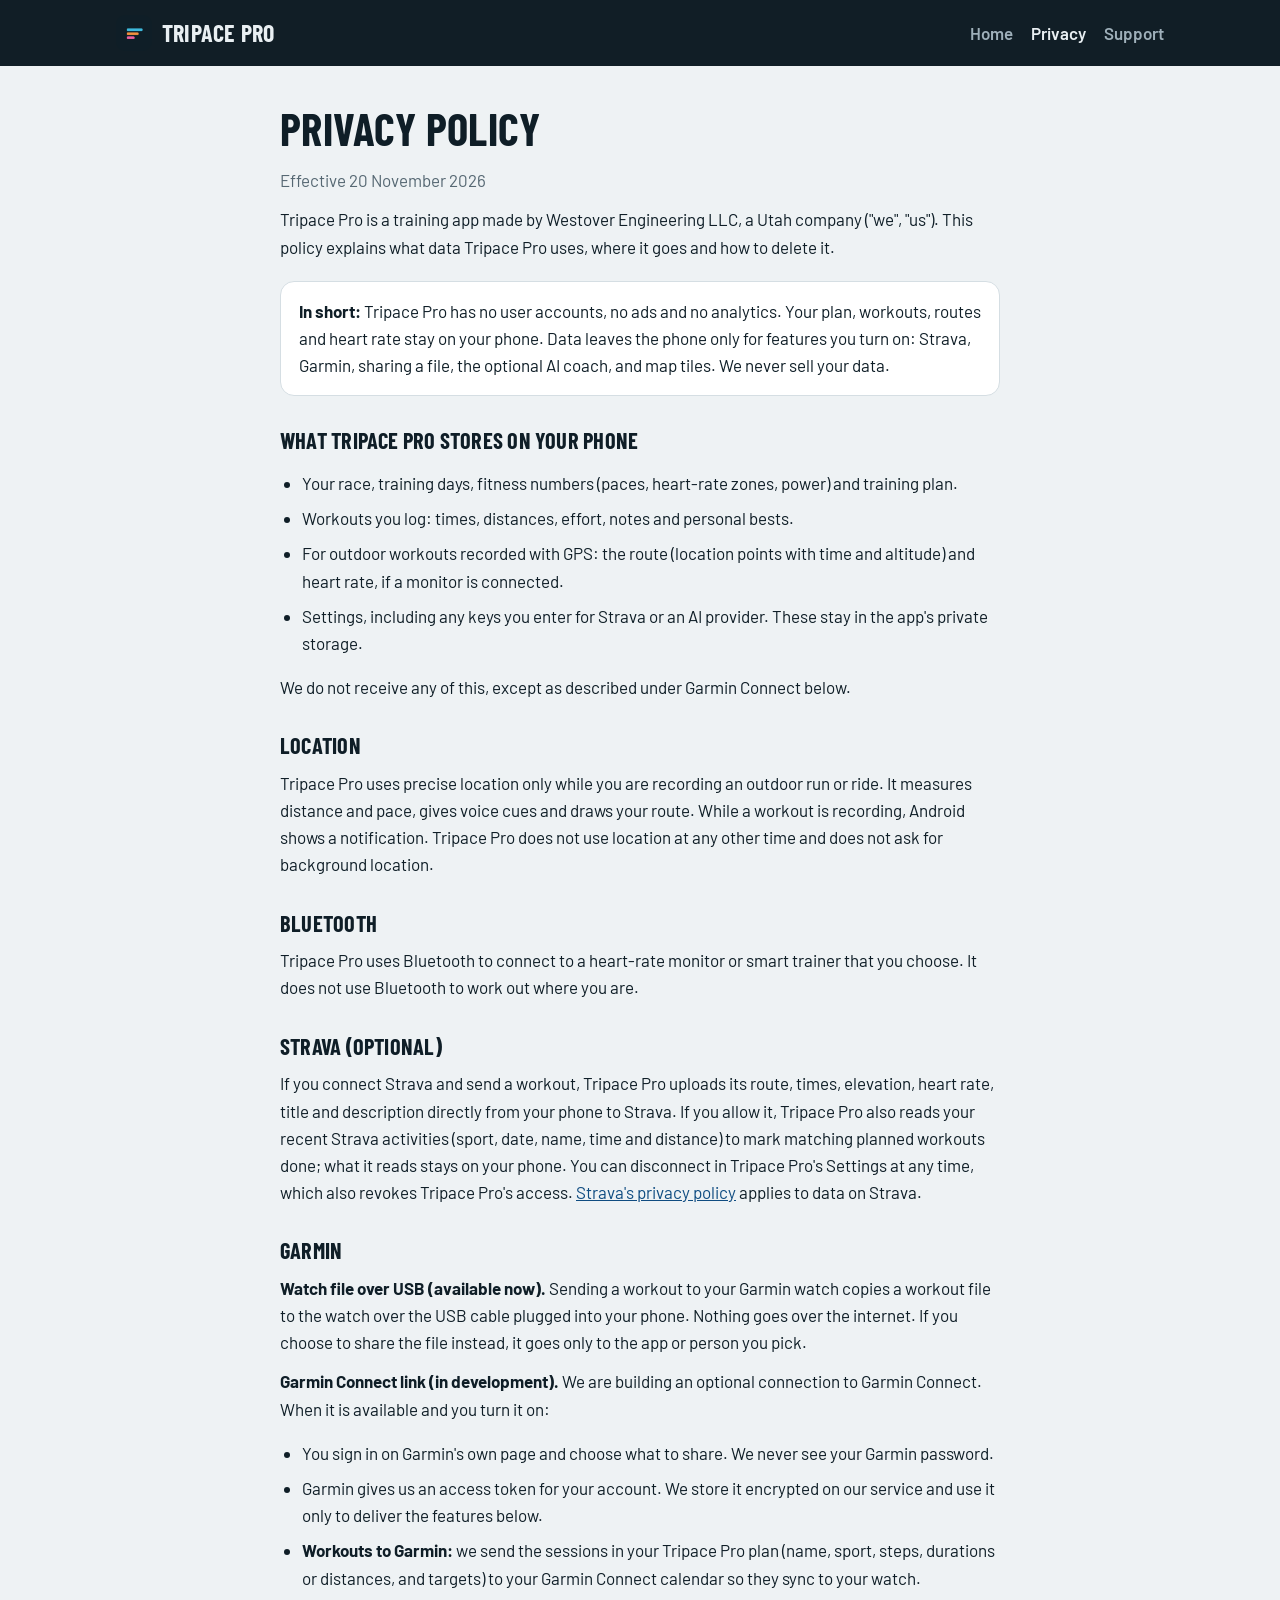
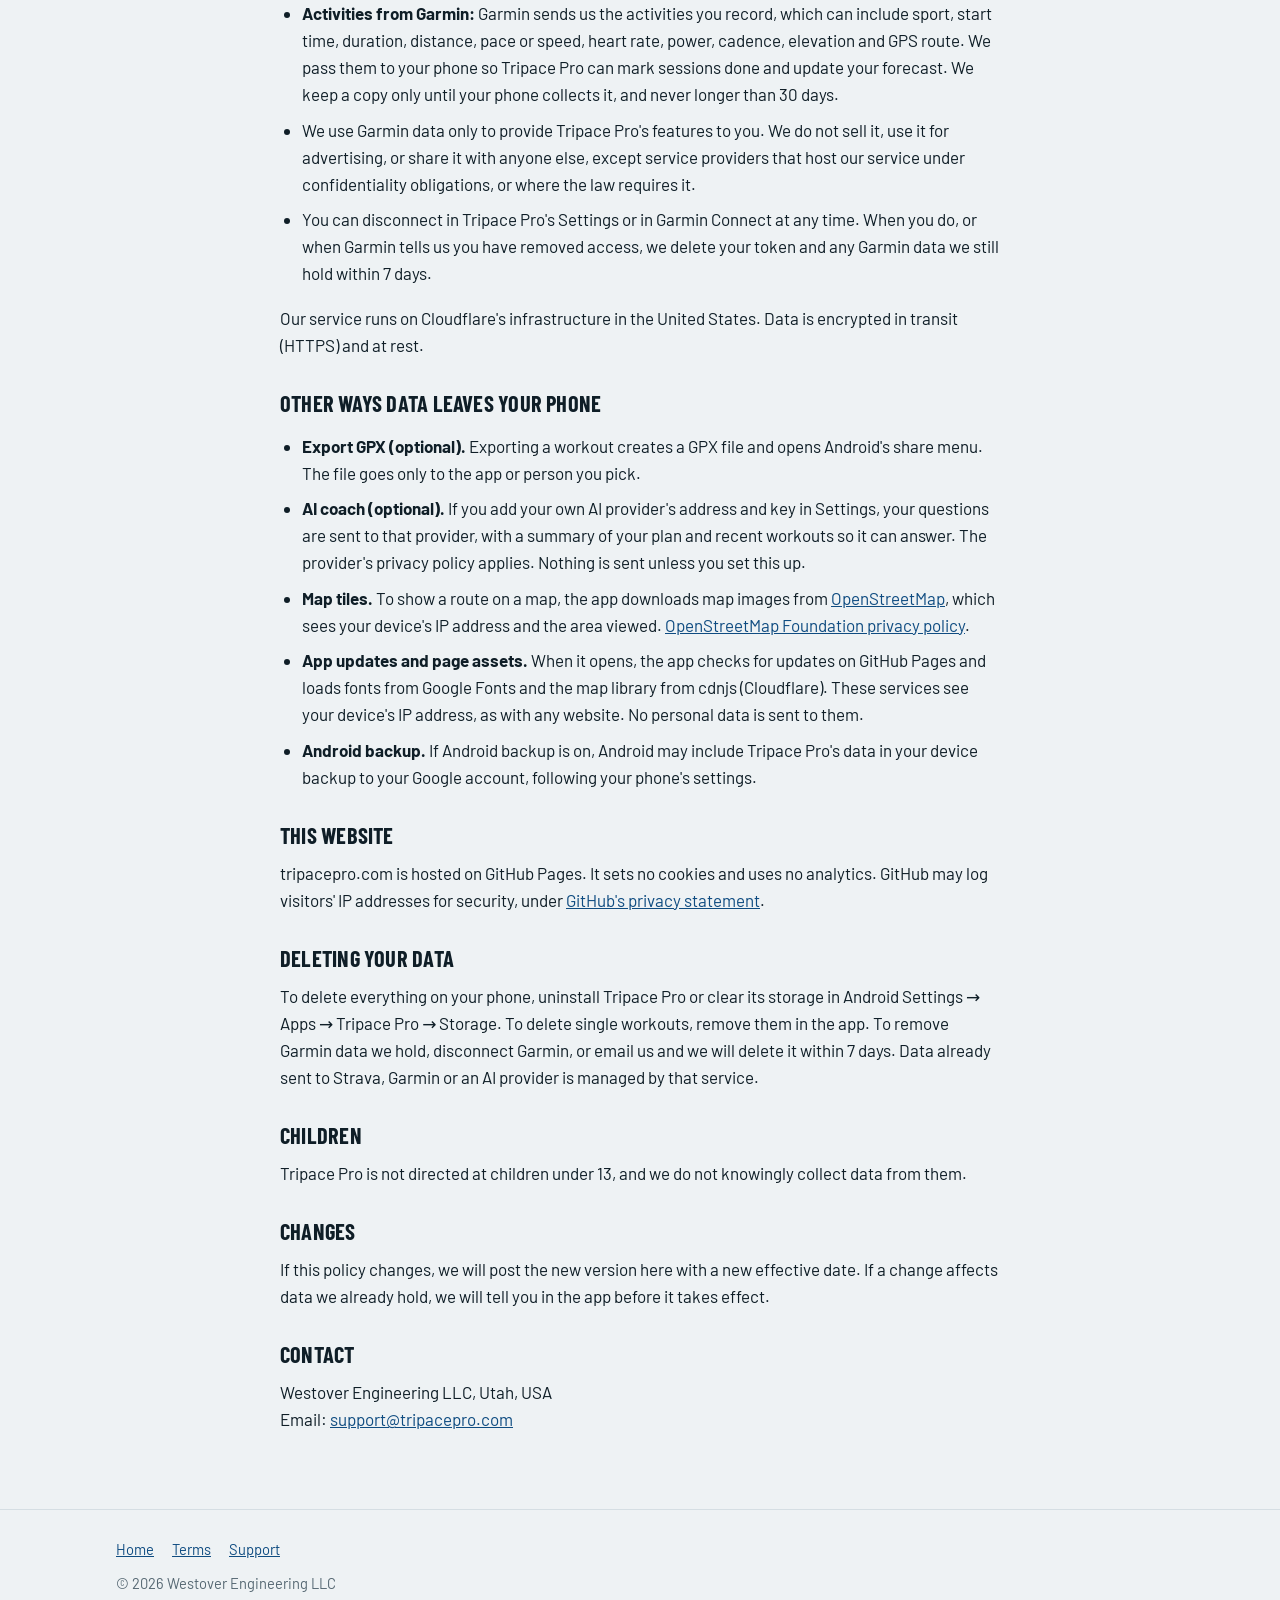
<file: privacy.html>
<!doctype html>
<html lang="en"><head>
<meta charset="utf-8"><meta name="viewport" content="width=device-width,initial-scale=1">
<title>Tripace Pro Privacy Policy</title>
<meta name="description" content="What data Tripace Pro uses, where it goes, and how to delete it.">
<link rel="icon" href="img/icon.png">
<link rel="preconnect" href="https://fonts.googleapis.com"><link rel="preconnect" href="https://fonts.gstatic.com" crossorigin>
<link href="https://fonts.googleapis.com/css2?family=Barlow:wght@400;600&family=Barlow+Condensed:wght@700&display=swap" rel="stylesheet">
<link rel="stylesheet" href="style.css">
</head><body>
<header class="top"><div class="wrap nav">
  <a class="brand" href="./"><img src="img/icon.png" alt="">Tripace Pro</a>
  <nav><a href="./">Home</a><a href="privacy.html" aria-current="page">Privacy</a><a href="support.html">Support</a></nav>
</div></header>

<main class="wrap narrow doc">
<h1>Privacy policy</h1>
<p class="muted">Effective 20 November 2026</p>
<p>Tripace Pro is a training app made by Westover Engineering LLC, a Utah company ("we", "us"). This policy explains what data Tripace Pro uses, where it goes and how to delete it.</p>

<div class="summary"><strong>In short:</strong> Tripace Pro has no user accounts, no ads and no analytics. Your plan, workouts, routes and heart rate stay on your phone. Data leaves the phone only for features you turn on: Strava, Garmin, sharing a file, the optional AI coach, and map tiles. We never sell your data.</div>

<h2>What Tripace Pro stores on your phone</h2>
<ul>
<li>Your race, training days, fitness numbers (paces, heart-rate zones, power) and training plan.</li>
<li>Workouts you log: times, distances, effort, notes and personal bests.</li>
<li>For outdoor workouts recorded with GPS: the route (location points with time and altitude) and heart rate, if a monitor is connected.</li>
<li>Settings, including any keys you enter for Strava or an AI provider. These stay in the app's private storage.</li>
</ul>
<p>We do not receive any of this, except as described under Garmin Connect below.</p>

<h2>Location</h2>
<p>Tripace Pro uses precise location only while you are recording an outdoor run or ride. It measures distance and pace, gives voice cues and draws your route. While a workout is recording, Android shows a notification. Tripace Pro does not use location at any other time and does not ask for background location.</p>

<h2>Bluetooth</h2>
<p>Tripace Pro uses Bluetooth to connect to a heart-rate monitor or smart trainer that you choose. It does not use Bluetooth to work out where you are.</p>

<h2>Strava (optional)</h2>
<p>If you connect Strava and send a workout, Tripace Pro uploads its route, times, elevation, heart rate, title and description directly from your phone to Strava. If you allow it, Tripace Pro also reads your recent Strava activities (sport, date, name, time and distance) to mark matching planned workouts done; what it reads stays on your phone. You can disconnect in Tripace Pro's Settings at any time, which also revokes Tripace Pro's access. <a href="https://www.strava.com/legal/privacy">Strava's privacy policy</a> applies to data on Strava.</p>

<h2 id="garmin">Garmin</h2>
<p><strong>Watch file over USB (available now).</strong> Sending a workout to your Garmin watch copies a workout file to the watch over the USB cable plugged into your phone. Nothing goes over the internet. If you choose to share the file instead, it goes only to the app or person you pick.</p>
<p><strong>Garmin Connect link (in development).</strong> We are building an optional connection to Garmin Connect. When it is available and you turn it on:</p>
<ul>
<li>You sign in on Garmin's own page and choose what to share. We never see your Garmin password.</li>
<li>Garmin gives us an access token for your account. We store it encrypted on our service and use it only to deliver the features below.</li>
<li><strong>Workouts to Garmin:</strong> we send the sessions in your Tripace Pro plan (name, sport, steps, durations or distances, and targets) to your Garmin Connect calendar so they sync to your watch.</li>
<li><strong>Activities from Garmin:</strong> Garmin sends us the activities you record, which can include sport, start time, duration, distance, pace or speed, heart rate, power, cadence, elevation and GPS route. We pass them to your phone so Tripace Pro can mark sessions done and update your forecast. We keep a copy only until your phone collects it, and never longer than 30 days.</li>
<li>We use Garmin data only to provide Tripace Pro's features to you. We do not sell it, use it for advertising, or share it with anyone else, except service providers that host our service under confidentiality obligations, or where the law requires it.</li>
<li>You can disconnect in Tripace Pro's Settings or in Garmin Connect at any time. When you do, or when Garmin tells us you have removed access, we delete your token and any Garmin data we still hold within 7 days.</li>
</ul>
<p>Our service runs on Cloudflare's infrastructure in the United States. Data is encrypted in transit (HTTPS) and at rest.</p>

<h2>Other ways data leaves your phone</h2>
<ul>
<li><strong>Export GPX (optional).</strong> Exporting a workout creates a GPX file and opens Android's share menu. The file goes only to the app or person you pick.</li>
<li><strong>AI coach (optional).</strong> If you add your own AI provider's address and key in Settings, your questions are sent to that provider, with a summary of your plan and recent workouts so it can answer. The provider's privacy policy applies. Nothing is sent unless you set this up.</li>
<li><strong>Map tiles.</strong> To show a route on a map, the app downloads map images from <a href="https://www.openstreetmap.org/">OpenStreetMap</a>, which sees your device's IP address and the area viewed. <a href="https://osmfoundation.org/wiki/Privacy_Policy">OpenStreetMap Foundation privacy policy</a>.</li>
<li><strong>App updates and page assets.</strong> When it opens, the app checks for updates on GitHub Pages and loads fonts from Google Fonts and the map library from cdnjs (Cloudflare). These services see your device's IP address, as with any website. No personal data is sent to them.</li>
<li><strong>Android backup.</strong> If Android backup is on, Android may include Tripace Pro's data in your device backup to your Google account, following your phone's settings.</li>
</ul>

<h2>This website</h2>
<p>tripacepro.com is hosted on GitHub Pages. It sets no cookies and uses no analytics. GitHub may log visitors' IP addresses for security, under <a href="https://docs.github.com/en/site-policy/privacy-policies/github-general-privacy-statement">GitHub's privacy statement</a>.</p>

<h2>Deleting your data</h2>
<p>To delete everything on your phone, uninstall Tripace Pro or clear its storage in Android Settings → Apps → Tripace Pro → Storage. To delete single workouts, remove them in the app. To remove Garmin data we hold, disconnect Garmin, or email us and we will delete it within 7 days. Data already sent to Strava, Garmin or an AI provider is managed by that service.</p>

<h2>Children</h2>
<p>Tripace Pro is not directed at children under 13, and we do not knowingly collect data from them.</p>

<h2>Changes</h2>
<p>If this policy changes, we will post the new version here with a new effective date. If a change affects data we already hold, we will tell you in the app before it takes effect.</p>

<h2>Contact</h2>
<p>Westover Engineering LLC, Utah, USA<br>Email: <a href="mailto:support@tripacepro.com">support@tripacepro.com</a></p>
</main>

<footer><div class="wrap">
  <div class="links"><a href="./">Home</a><a href="terms.html">Terms</a><a href="support.html">Support</a></div>
  <p>© 2026 Westover Engineering LLC</p>
</div></footer>
</body></html>
</file>
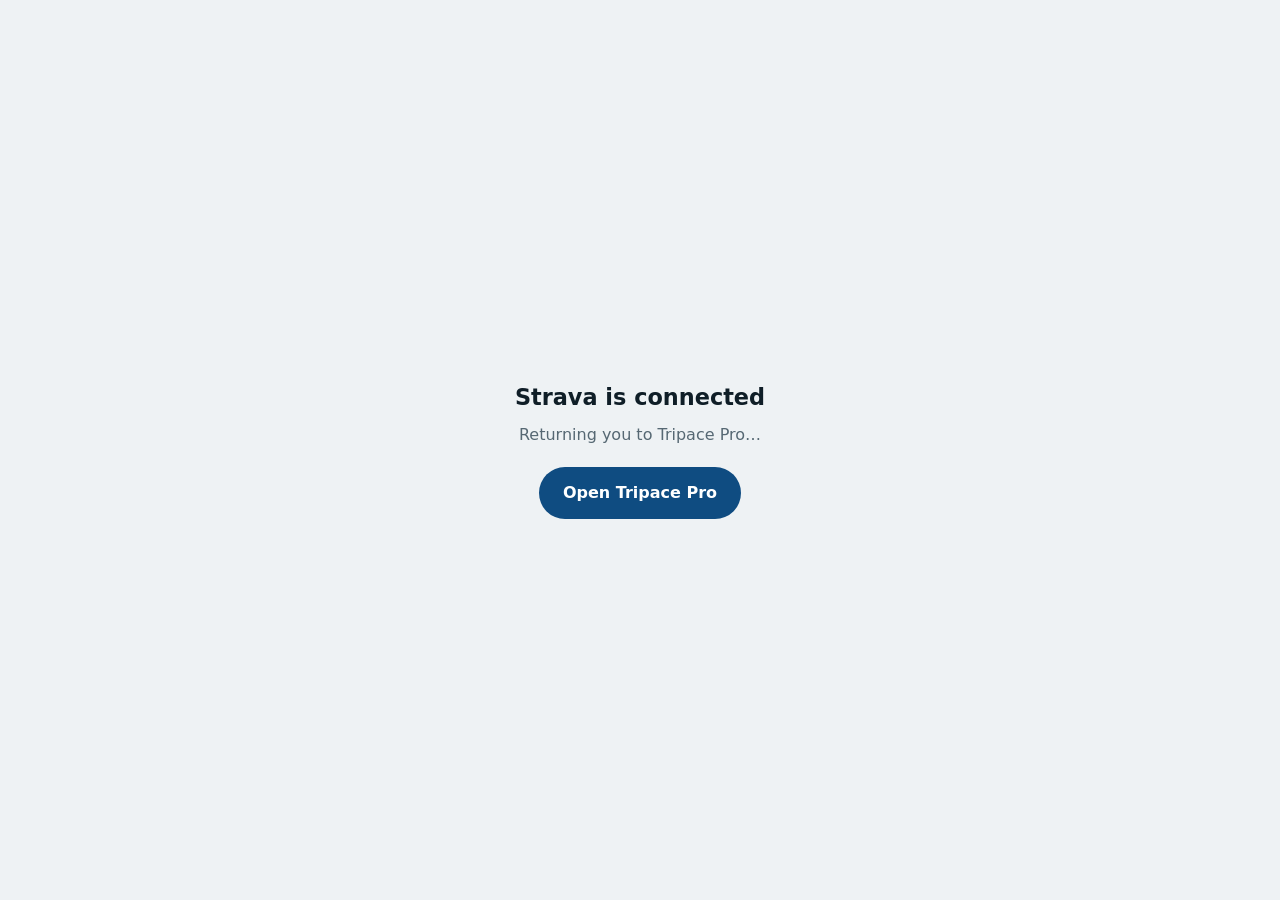
<file: strava.html>
<!doctype html>
<html lang="en"><head><meta charset="utf-8"><meta name="viewport" content="width=device-width,initial-scale=1">
<title>Back to Tripace Pro</title>
<meta name="robots" content="noindex">
<style>
:root{--bg:#EEF2F4;--ink:#0F1E27;--muted:#566873;--accent:#0F4C81;--on:#fff}
@media (prefers-color-scheme:dark){:root{--bg:#0C1317;--ink:#E9EFF2;--muted:#93A3AD;--accent:#6DB3F2;--on:#06131C}}
body{margin:0;min-height:100vh;display:flex;align-items:center;justify-content:center;background:var(--bg);color:var(--ink);font:16px/1.5 system-ui,Roboto,sans-serif;padding:0 16px}
main{max-width:360px;text-align:center}h1{font-size:1.4rem;margin:0 0 8px}p{color:var(--muted);margin:0 0 20px}
a{display:inline-block;background:var(--accent);color:var(--on);text-decoration:none;font-weight:600;padding:14px 24px;border-radius:999px}
</style></head>
<body><main>
<h1 id="h">Strava is connected</h1>
<p id="t">Returning you to Tripace Pro…</p>
<a id="go" href="#">Open Tripace Pro</a>
</main>
<script>
// Strava sends the browser here after sign-in; this hands the one-time code to the Tripace Pro app on this phone.
var q = location.search || '';
if (/[?&]error=/.test(q)) { document.getElementById('h').textContent = 'Strava was not connected'; document.getElementById('t').textContent = 'Go back to Tripace Pro and try again.'; }
var link = 'intent://strava' + q + '#Intent;scheme=tripace;package=app.tripace;end';
document.getElementById('go').href = link;
setTimeout(function () { location.href = link; }, 300);
</script>
</body></html>
</file>
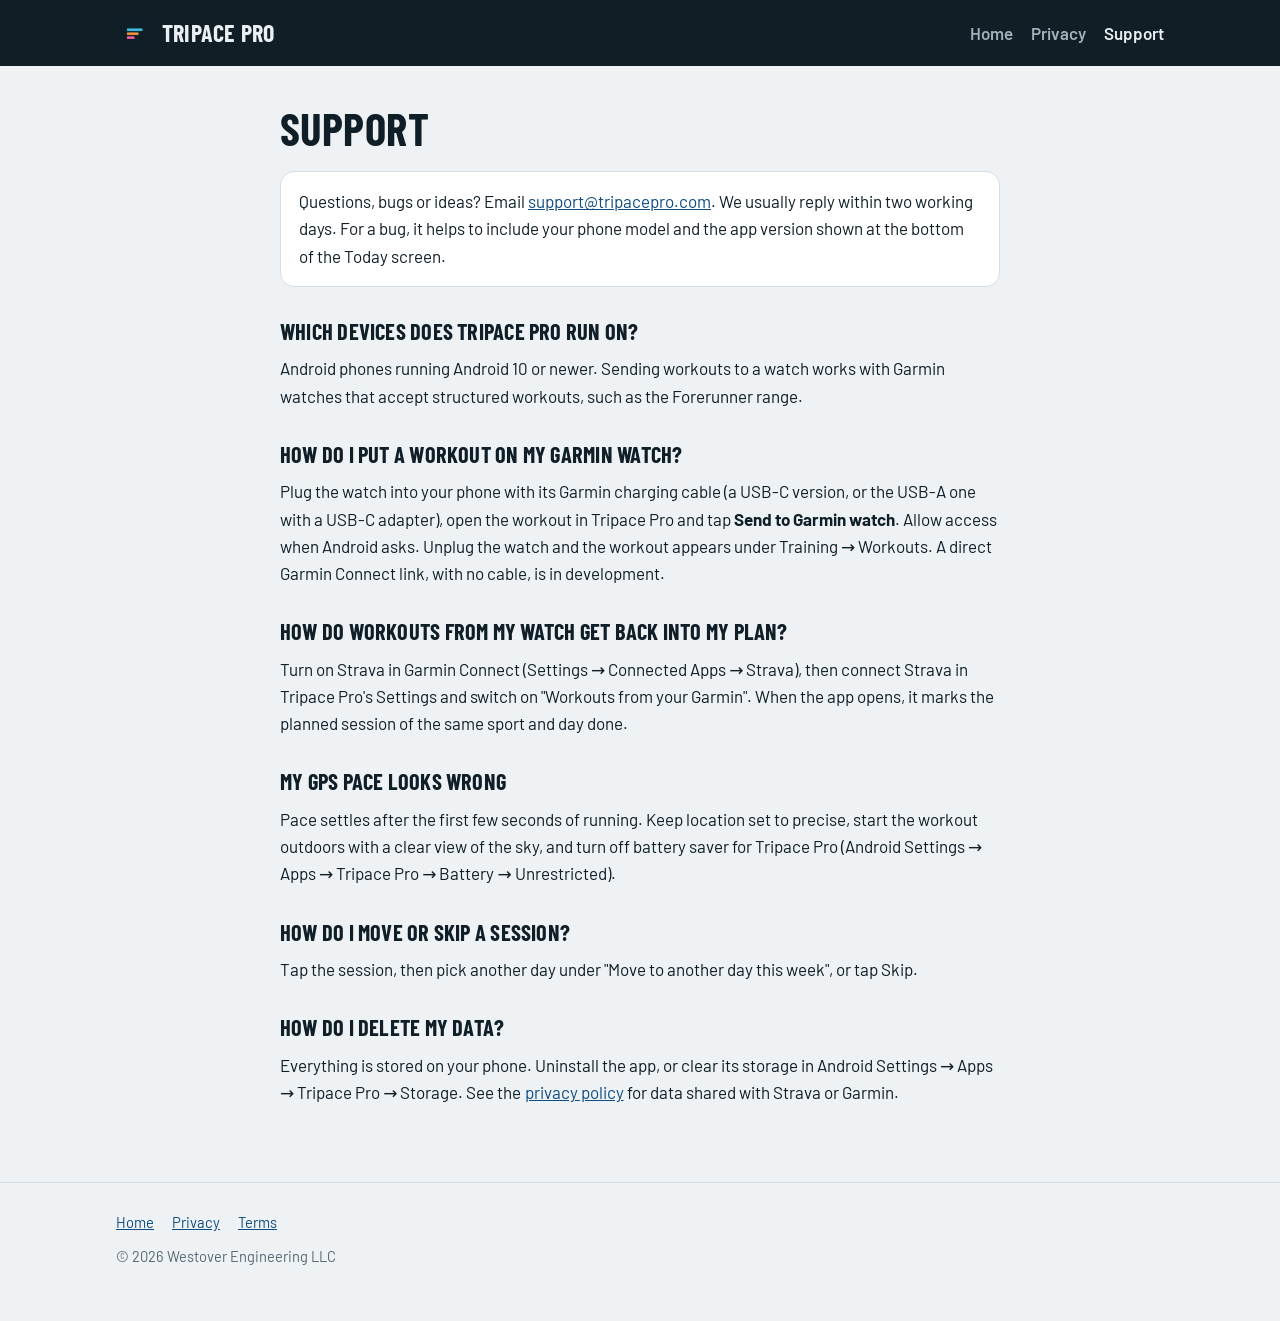
<file: support.html>
<!doctype html>
<html lang="en"><head>
<meta charset="utf-8"><meta name="viewport" content="width=device-width,initial-scale=1">
<title>Tripace Pro Support</title>
<meta name="description" content="Help with Tripace Pro: Garmin watches, Strava, GPS recording and your data.">
<link rel="icon" href="img/icon.png">
<link rel="preconnect" href="https://fonts.googleapis.com"><link rel="preconnect" href="https://fonts.gstatic.com" crossorigin>
<link href="https://fonts.googleapis.com/css2?family=Barlow:wght@400;600&family=Barlow+Condensed:wght@700&display=swap" rel="stylesheet">
<link rel="stylesheet" href="style.css">
</head><body>
<header class="top"><div class="wrap nav">
  <a class="brand" href="./"><img src="img/icon.png" alt="">Tripace Pro</a>
  <nav><a href="./">Home</a><a href="privacy.html">Privacy</a><a href="support.html" aria-current="page">Support</a></nav>
</div></header>

<main class="wrap narrow doc">
<h1>Support</h1>
<div class="summary">Questions, bugs or ideas? Email <a href="mailto:support@tripacepro.com">support@tripacepro.com</a>. We usually reply within two working days. For a bug, it helps to include your phone model and the app version shown at the bottom of the Today screen.</div>

<h2>Which devices does Tripace Pro run on?</h2>
<p>Android phones running Android 10 or newer. Sending workouts to a watch works with Garmin watches that accept structured workouts, such as the Forerunner range.</p>

<h2>How do I put a workout on my Garmin watch?</h2>
<p>Plug the watch into your phone with its Garmin charging cable (a USB-C version, or the USB-A one with a USB-C adapter), open the workout in Tripace Pro and tap <strong>Send to Garmin watch</strong>. Allow access when Android asks. Unplug the watch and the workout appears under Training → Workouts. A direct Garmin Connect link, with no cable, is in development.</p>

<h2>How do workouts from my watch get back into my plan?</h2>
<p>Turn on Strava in Garmin Connect (Settings → Connected Apps → Strava), then connect Strava in Tripace Pro's Settings and switch on "Workouts from your Garmin". When the app opens, it marks the planned session of the same sport and day done.</p>

<h2>My GPS pace looks wrong</h2>
<p>Pace settles after the first few seconds of running. Keep location set to precise, start the workout outdoors with a clear view of the sky, and turn off battery saver for Tripace Pro (Android Settings → Apps → Tripace Pro → Battery → Unrestricted).</p>

<h2>How do I move or skip a session?</h2>
<p>Tap the session, then pick another day under "Move to another day this week", or tap Skip.</p>

<h2>How do I delete my data?</h2>
<p>Everything is stored on your phone. Uninstall the app, or clear its storage in Android Settings → Apps → Tripace Pro → Storage. See the <a href="privacy.html">privacy policy</a> for data shared with Strava or Garmin.</p>
</main>

<footer><div class="wrap">
  <div class="links"><a href="./">Home</a><a href="privacy.html">Privacy</a><a href="terms.html">Terms</a></div>
  <p>© 2026 Westover Engineering LLC</p>
</div></footer>
</body></html>
</file>
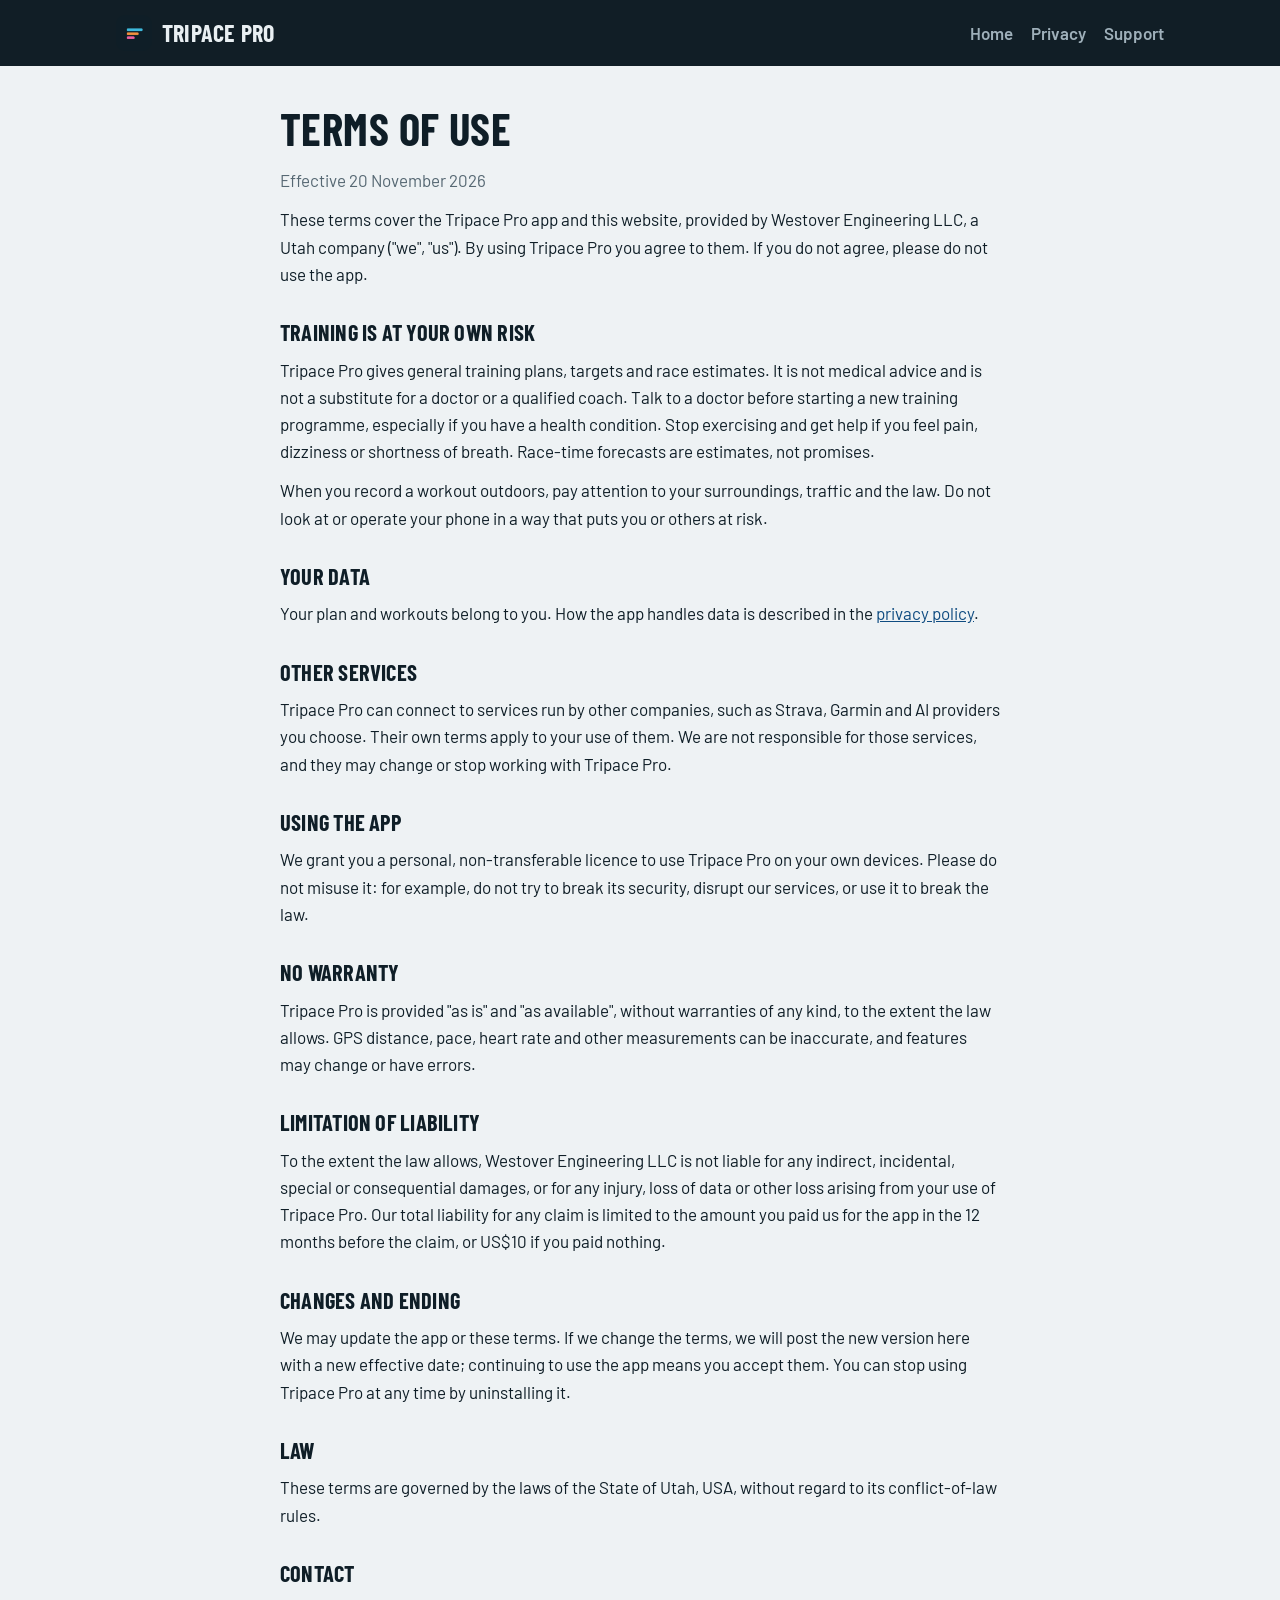
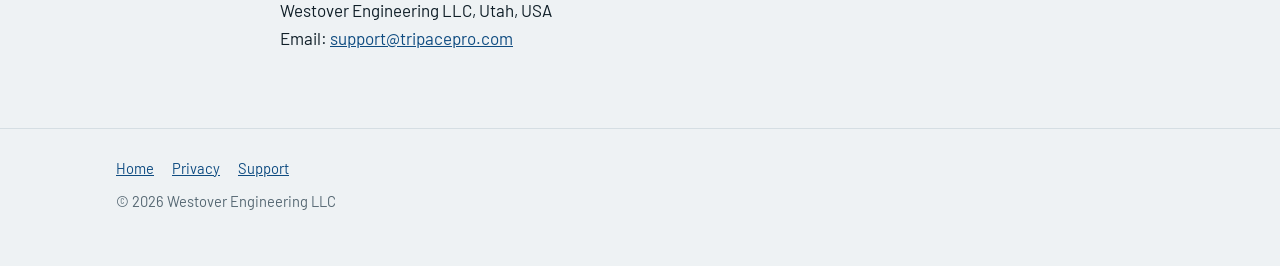
<file: terms.html>
<!doctype html>
<html lang="en"><head>
<meta charset="utf-8"><meta name="viewport" content="width=device-width,initial-scale=1">
<title>Tripace Pro Terms</title>
<meta name="description" content="Terms of use for the Tripace Pro app and website.">
<link rel="icon" href="img/icon.png">
<link rel="preconnect" href="https://fonts.googleapis.com"><link rel="preconnect" href="https://fonts.gstatic.com" crossorigin>
<link href="https://fonts.googleapis.com/css2?family=Barlow:wght@400;600&family=Barlow+Condensed:wght@700&display=swap" rel="stylesheet">
<link rel="stylesheet" href="style.css">
</head><body>
<header class="top"><div class="wrap nav">
  <a class="brand" href="./"><img src="img/icon.png" alt="">Tripace Pro</a>
  <nav><a href="./">Home</a><a href="privacy.html">Privacy</a><a href="support.html">Support</a></nav>
</div></header>

<main class="wrap narrow doc">
<h1>Terms of use</h1>
<p class="muted">Effective 20 November 2026</p>
<p>These terms cover the Tripace Pro app and this website, provided by Westover Engineering LLC, a Utah company ("we", "us"). By using Tripace Pro you agree to them. If you do not agree, please do not use the app.</p>

<h2>Training is at your own risk</h2>
<p>Tripace Pro gives general training plans, targets and race estimates. It is not medical advice and is not a substitute for a doctor or a qualified coach. Talk to a doctor before starting a new training programme, especially if you have a health condition. Stop exercising and get help if you feel pain, dizziness or shortness of breath. Race-time forecasts are estimates, not promises.</p>
<p>When you record a workout outdoors, pay attention to your surroundings, traffic and the law. Do not look at or operate your phone in a way that puts you or others at risk.</p>

<h2>Your data</h2>
<p>Your plan and workouts belong to you. How the app handles data is described in the <a href="privacy.html">privacy policy</a>.</p>

<h2>Other services</h2>
<p>Tripace Pro can connect to services run by other companies, such as Strava, Garmin and AI providers you choose. Their own terms apply to your use of them. We are not responsible for those services, and they may change or stop working with Tripace Pro.</p>

<h2>Using the app</h2>
<p>We grant you a personal, non-transferable licence to use Tripace Pro on your own devices. Please do not misuse it: for example, do not try to break its security, disrupt our services, or use it to break the law.</p>

<h2>No warranty</h2>
<p>Tripace Pro is provided "as is" and "as available", without warranties of any kind, to the extent the law allows. GPS distance, pace, heart rate and other measurements can be inaccurate, and features may change or have errors.</p>

<h2>Limitation of liability</h2>
<p>To the extent the law allows, Westover Engineering LLC is not liable for any indirect, incidental, special or consequential damages, or for any injury, loss of data or other loss arising from your use of Tripace Pro. Our total liability for any claim is limited to the amount you paid us for the app in the 12 months before the claim, or US$10 if you paid nothing.</p>

<h2>Changes and ending</h2>
<p>We may update the app or these terms. If we change the terms, we will post the new version here with a new effective date; continuing to use the app means you accept them. You can stop using Tripace Pro at any time by uninstalling it.</p>

<h2>Law</h2>
<p>These terms are governed by the laws of the State of Utah, USA, without regard to its conflict-of-law rules.</p>

<h2>Contact</h2>
<p>Westover Engineering LLC, Utah, USA<br>Email: <a href="mailto:support@tripacepro.com">support@tripacepro.com</a></p>
</main>

<footer><div class="wrap">
  <div class="links"><a href="./">Home</a><a href="privacy.html">Privacy</a><a href="support.html">Support</a></div>
  <p>© 2026 Westover Engineering LLC</p>
</div></footer>
</body></html>
</file>
<file: style.css>
:root{
  --bg:#EEF2F4;--card:#FFFFFF;--ink:#0F1E27;--muted:#566873;--line:#D5DEE3;
  --accent:#0F4C81;--accent-ink:#FFFFFF;--hero:#111E26;--hero-ink:#E9EFF2;--hero-muted:#9FB0BA;
  --swim:#2BA8D4;--bike:#E07F2F;--run:#D9508E;
}
@media (prefers-color-scheme:dark){:root:not([data-theme="light"]){
  --bg:#0C1317;--card:#131D23;--ink:#E9EFF2;--muted:#93A3AD;--line:#24333B;
  --accent:#6DB3F2;--accent-ink:#0C1317;--hero:#111E26;--hero-ink:#E9EFF2;--hero-muted:#9FB0BA;
  --swim:#3FBADD;--bike:#F2933F;--run:#EC62A0;
}}
*{box-sizing:border-box}
html{-webkit-text-size-adjust:100%}
body{margin:0;background:var(--bg);color:var(--ink);font:17px/1.6 Barlow,system-ui,Roboto,sans-serif}
a{color:var(--accent)}
img{max-width:100%;display:block}
h1,h2,h3,.brand{font-family:"Barlow Condensed",Barlow,system-ui,sans-serif;font-weight:700;letter-spacing:.01em}
h1{font-size:clamp(2.4rem,7vw,4rem);line-height:1;margin:0 0 16px;text-transform:uppercase}
h2{font-size:clamp(1.6rem,4vw,2.2rem);line-height:1.1;margin:0 0 12px;text-transform:uppercase}
h3{font-size:1.25rem;margin:0 0 6px}
p{margin:0 0 12px}
.wrap{max-width:1080px;margin:0 auto;padding:0 16px}
.narrow{max-width:720px}
.muted{color:var(--muted)}

/* header */
.top{background:var(--hero);color:var(--hero-ink)}
.nav{display:flex;align-items:center;justify-content:space-between;gap:16px;padding-top:14px;padding-bottom:14px}
.brand{display:flex;align-items:center;gap:10px;color:var(--hero-ink);text-decoration:none;font-size:1.5rem;text-transform:uppercase}
.brand img{width:36px;height:36px;border-radius:9px}
.nav nav{display:flex;gap:18px;flex-wrap:wrap}
.nav nav a{color:var(--hero-muted);text-decoration:none;font-weight:600}
.nav nav a:hover,.nav nav a[aria-current]{color:var(--hero-ink)}

/* hero */
.hero{padding-top:48px;padding-bottom:64px;display:grid;grid-template-columns:1.1fr .9fr;gap:40px;align-items:center}
.hero p.lead{font-size:1.2rem;color:var(--hero-muted);max-width:34em}
.stripes{display:flex;flex-direction:column;gap:7px;margin-bottom:22px}
.stripes i{display:block;height:9px;border-radius:9px}
.stripes i:nth-child(1){width:96px;background:var(--swim)}
.stripes i:nth-child(2){width:72px;background:var(--bike)}
.stripes i:nth-child(3){width:48px;background:var(--run)}
.badge{display:inline-block;margin-top:12px;padding:10px 18px;border-radius:999px;border:1px solid #2E4350;color:var(--hero-ink);font-weight:600}
.phone{justify-self:center;width:min(270px,72vw);height:auto;aspect-ratio:9/16;object-fit:cover;object-position:top;border-radius:28px;border:6px solid #23343E;overflow:hidden;box-shadow:0 24px 60px rgba(0,0,0,.45)}

/* sections */
section{padding:56px 0}
.grid{display:grid;grid-template-columns:repeat(3,1fr);gap:16px}
.card{background:var(--card);border:1px solid var(--line);border-radius:16px;padding:20px}
.card .dot{width:10px;height:10px;border-radius:50%;display:inline-block;margin-right:8px;vertical-align:middle}
.shots{display:grid;grid-template-columns:repeat(4,1fr);gap:16px}
.shots figure{margin:0}
.shots img{border-radius:18px;border:1px solid var(--line)}
.shots figcaption{font-size:.95rem;color:var(--muted);margin-top:8px}
.steps{counter-reset:s;list-style:none;padding:0;margin:0;display:grid;gap:12px}
.steps li{counter-increment:s;background:var(--card);border:1px solid var(--line);border-radius:14px;padding:14px 16px 14px 56px;position:relative}
.steps li::before{content:counter(s);position:absolute;left:16px;top:13px;width:28px;height:28px;border-radius:50%;background:var(--accent);color:var(--accent-ink);font-weight:700;display:grid;place-items:center;font-size:.95rem}
.note{font-size:.95rem;color:var(--muted)}

/* legal pages */
.doc{padding:40px 0 64px}
.doc h1{font-size:clamp(2rem,6vw,2.8rem)}
.doc h2{font-size:1.4rem;margin-top:32px}
.doc li{margin:0 0 8px}
.doc ul{padding-left:22px}
.summary{background:var(--card);border:1px solid var(--line);border-radius:14px;padding:16px 18px;margin:20px 0}

footer{border-top:1px solid var(--line);padding:28px 0 40px;font-size:.92rem;color:var(--muted)}
footer .links{display:flex;gap:18px;flex-wrap:wrap;margin-bottom:10px}

@media (max-width:860px){
  .hero{grid-template-columns:1fr;padding-top:32px;padding-bottom:48px}
  .grid{grid-template-columns:1fr}
  .shots{grid-template-columns:repeat(2,1fr)}
}
.brand{white-space:nowrap}
@media (max-width:540px){.nav nav a:not(:last-child){display:none}}
</file>
